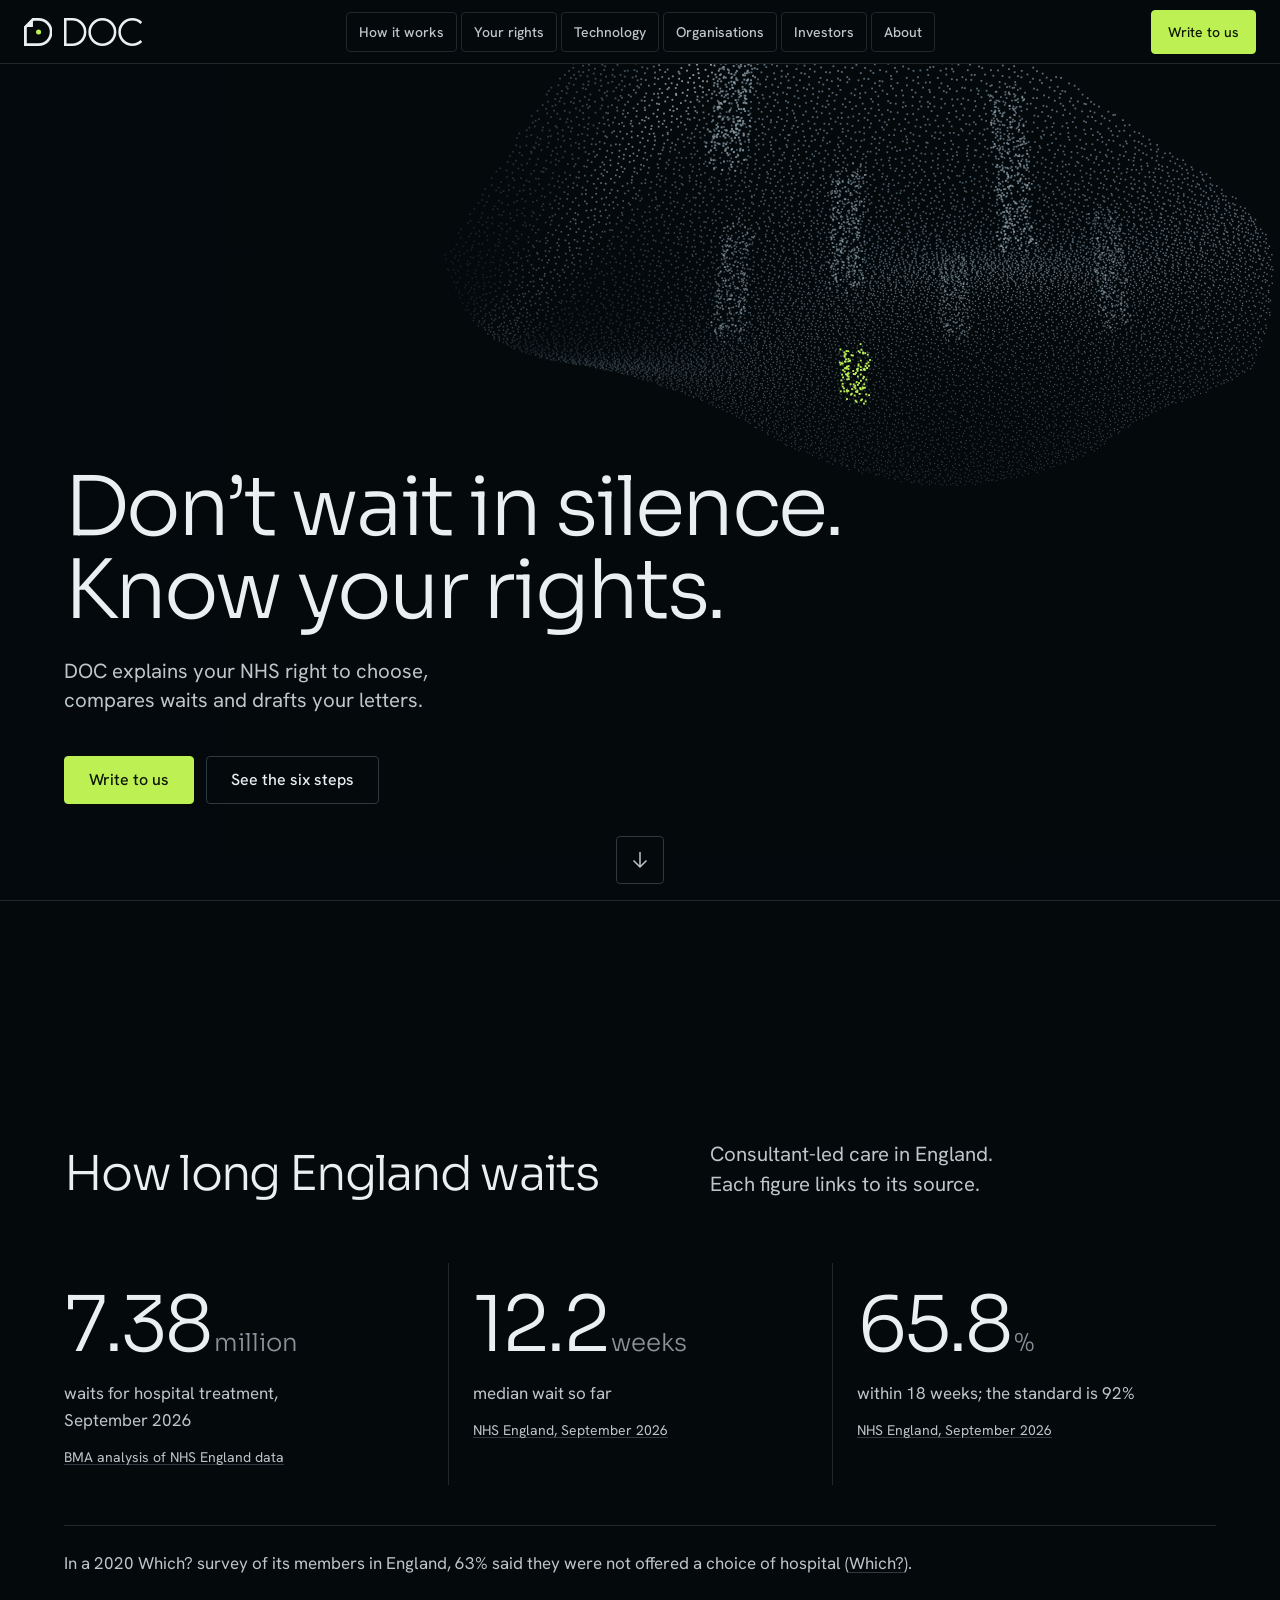
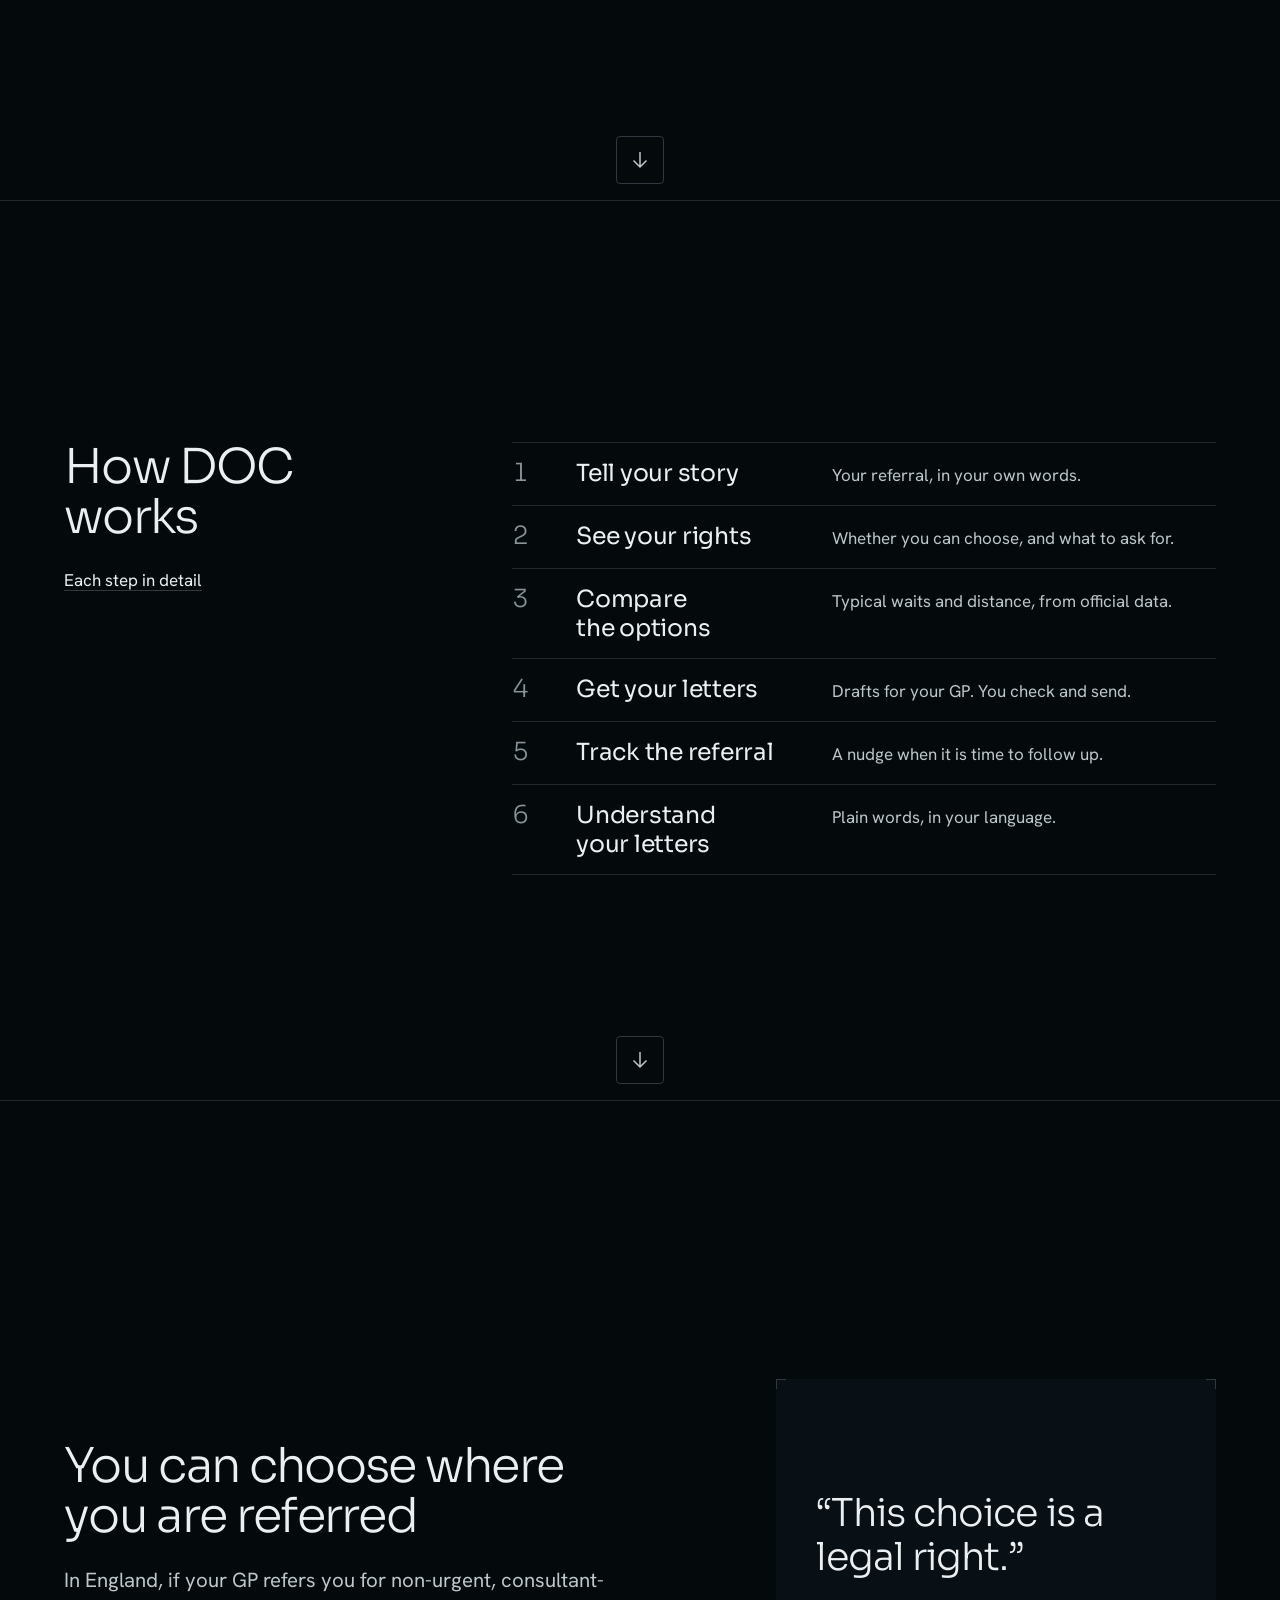
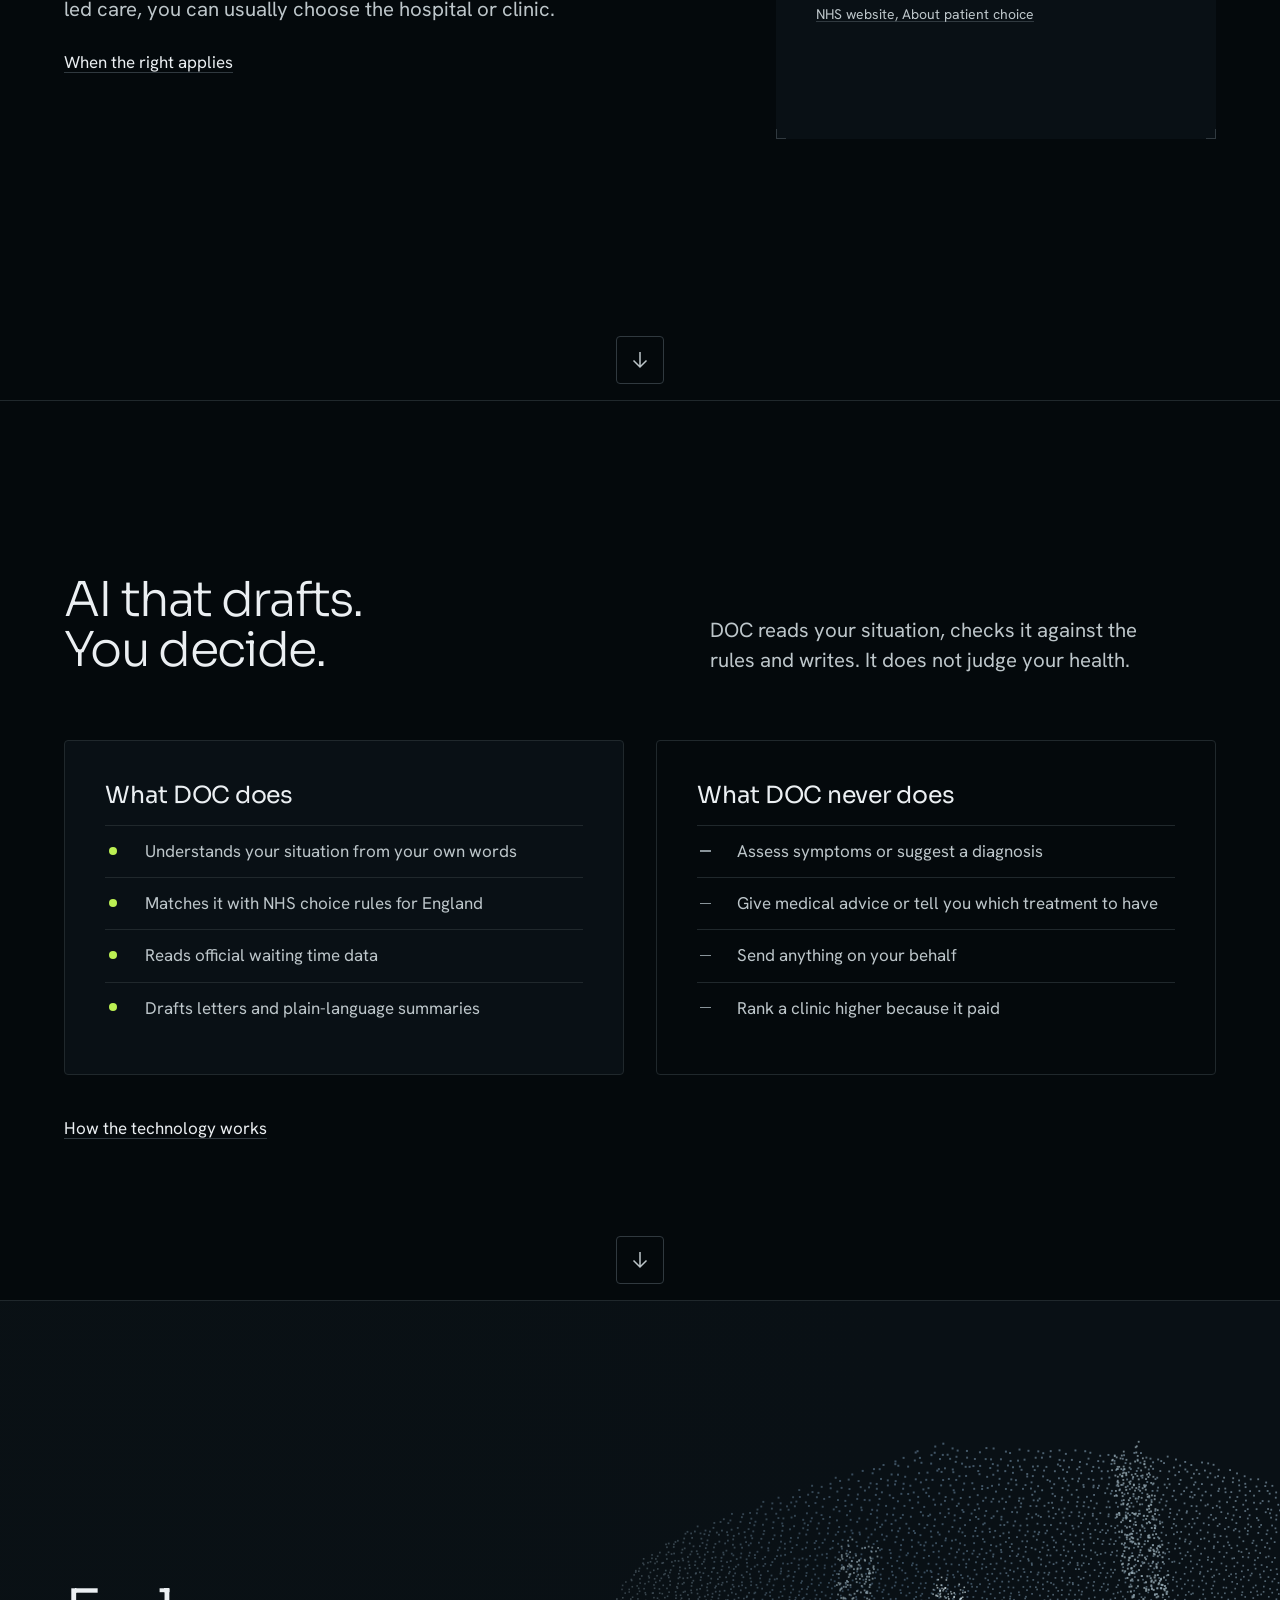
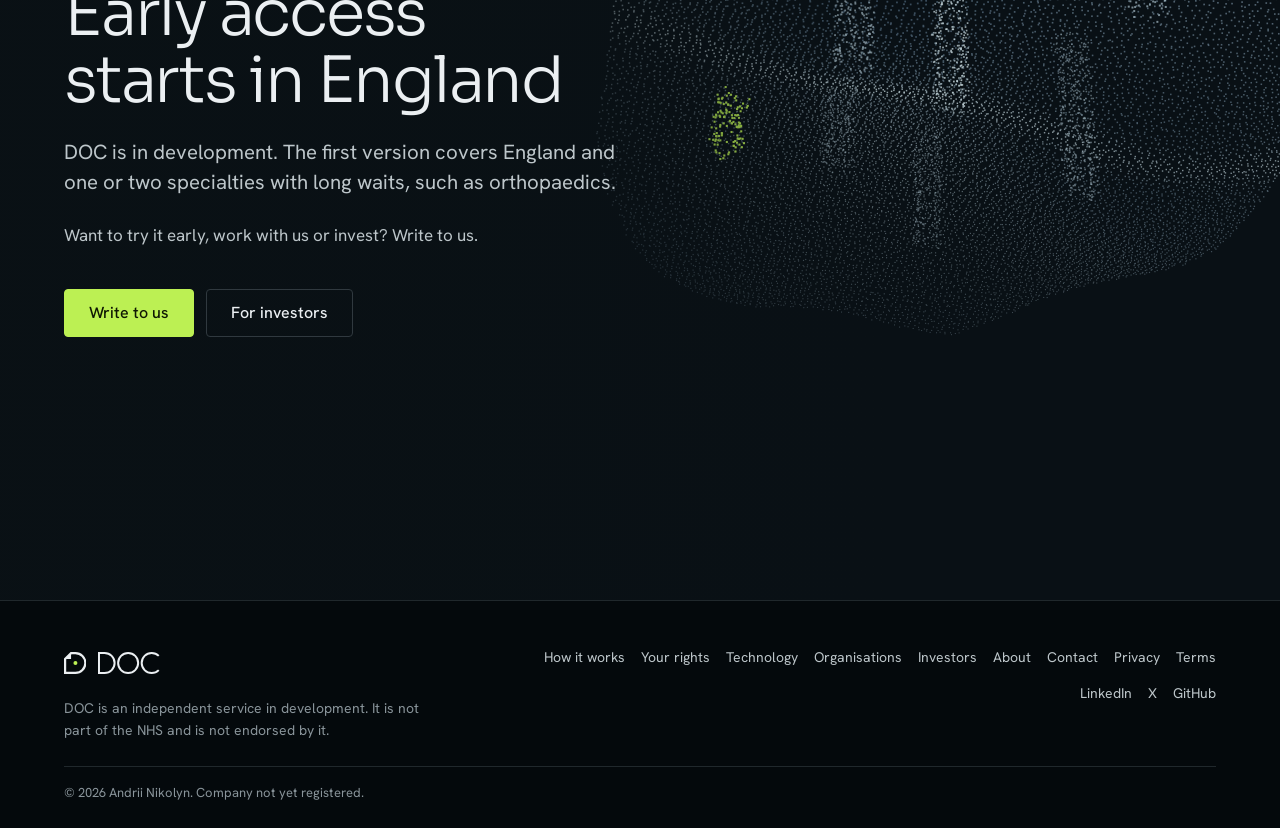
<file: index.html>
<!doctype html>
<html lang="en-GB">
<head>
<meta charset="utf-8">
<meta name="viewport" content="width=device-width, initial-scale=1">
<title>DOC: your NHS right to choose, explained by AI</title>
<meta name="description" content="DOC is an AI helper in development for NHS patients in England. It explains your right to choose, compares waiting times and drafts letters to your GP.">
<link rel="canonical" href="https://doc.uk.com/">
<link rel="alternate" hreflang="en" href="https://doc.uk.com/">
<link rel="alternate" hreflang="x-default" href="https://doc.uk.com/">
<meta name="theme-color" content="#0b1114">
<meta name="color-scheme" content="dark">
<link rel="icon" href="favicon.ico" sizes="32x32">
<link rel="icon" href="favicon.svg" type="image/svg+xml">
<link rel="apple-touch-icon" href="apple-touch-icon.png">
<link rel="manifest" href="site.webmanifest">
<meta property="og:type" content="website">
<meta property="og:site_name" content="DOC">
<meta property="og:locale" content="en_GB">
<meta property="og:title" content="Don’t wait in silence. Know your rights.">
<meta property="og:description" content="DOC is an AI helper in development for NHS patients in England. It explains your right to choose, compares waiting times and drafts letters to your GP.">
<meta property="og:url" content="https://doc.uk.com/">
<meta property="og:image" content="https://doc.uk.com/assets/og/home.png">
<meta property="og:image:width" content="1200">
<meta property="og:image:height" content="630">
<meta property="og:image:alt" content="DOC logo and the words: Don’t wait in silence. Know your rights.">
<meta name="twitter:card" content="summary_large_image">
<link rel="preload" href="assets/fonts/sora-latin-300-normal.woff2" as="font" type="font/woff2" crossorigin>
<link rel="preload" href="assets/fonts/hanken-grotesk-latin-400-normal.woff2" as="font" type="font/woff2" crossorigin>
<link rel="stylesheet" href="assets/css/site.css">
<script src="assets/js/main.js" defer></script>
<script type="application/ld+json">[{"@context":"https://schema.org","@type":"Organization","name":"DOC","url":"https://doc.uk.com/","email":"hello@doc.uk.com","logo":"https://doc.uk.com/assets/brand/icon-512.png","founder":{"@type":"Person","name":"Andrii Nikolyn","email":"anikolyn@doc.uk.com","sameAs":["https://www.linkedin.com/in/anikolyn/"]},"member":[{"@type":"Person","name":"Ivan Abramiv","jobTitle":"Technical / AI Advisor"},{"@type":"Person","name":"Jack Davies","jobTitle":"Clinical Advisor"}],"sameAs":["https://linkedin.com/company/docukcom","https://x.com/docuk_com","https://github.com/docukcom"]},{"@context":"https://schema.org","@type":"WebPage","name":"DOC: your NHS right to choose, explained by AI","url":"https://doc.uk.com/","inLanguage":"en-GB","isPartOf":{"@type":"WebSite","name":"DOC","url":"https://doc.uk.com/"}}]</script>
</head>
<body class="page-home">
<a class="skip" href="#main">Skip to content</a>
<header class="bar">
  <div class="bar__in">
    <a class="brand " href="index.html" aria-label="DOC, home"><svg class="brand__sym " viewBox="0 0 100 100" aria-hidden="true" focusable="false"><path d="M32 5H52A43 43 0 0 1 52 95H5V32Z" fill="none" stroke="currentColor" stroke-width="10"/><path d="M5 32 32 5V32Z" fill="currentColor"/><circle class="brand__dot" cx="52" cy="50" r="9"/></svg><svg class="brand__word" viewBox="0 0 282 100" aria-hidden="true" focusable="false"><g fill="none" stroke="currentColor" stroke-width="9"><path d="M4.5 4.5V95.5H30A45.5 45.5 0 0 0 30 4.5Z"/><circle cx="137" cy="50" r="45.5"/><path d="M276.2 17.8A45.5 45.5 0 1 0 276.2 82.2"/></g></svg></a>
    <nav class="nav" aria-label="Site sections">
      <ul class="nav__list">
        <li><a href="how-it-works/index.html">How it works</a></li>
        <li><a href="your-rights/index.html">Your rights</a></li>
        <li><a href="technology/index.html">Technology</a></li>
        <li><a href="organisations/index.html">Organisations</a></li>
        <li><a href="investors/index.html">Investors</a></li>
        <li><a href="about/index.html">About</a></li>
      </ul>
      <div class="nav__mobile">
        <button class="nav__toggle" type="button" data-dropdown aria-expanded="false" aria-controls="nav-panel"><span>Home</span><svg viewBox="0 0 16 16" width="16" height="16" aria-hidden="true" focusable="false"><path d="M3.5 6 8 10.5 12.5 6" fill="none" stroke="currentColor" stroke-width="1.5"/></svg><span class="visually-hidden">, open the list of site sections</span></button>
        <ul class="menu nav__panel" id="nav-panel" hidden>
          <li><a href="index.html" aria-current="page">Home</a></li>
          <li><a href="how-it-works/index.html">How it works</a></li>
          <li><a href="your-rights/index.html">Your rights</a></li>
          <li><a href="technology/index.html">Technology</a></li>
          <li><a href="organisations/index.html">Organisations</a></li>
          <li><a href="investors/index.html">Investors</a></li>
          <li><a href="about/index.html">About</a></li>
          <li><a href="contact/index.html">Contact</a></li>
        </ul>
      </div>
    </nav>
    <div class="tools">
      <a class="btn btn--sm" href="contact/index.html">Write to us</a>
    </div>
  </div>
</header>
<main id="main">

<section class="hero" id="top" aria-labelledby="hero-title">
  <div class="hero__field" data-loop>
    <canvas class="hero__canvas" data-cloud aria-hidden="true"></canvas>
  </div>
  <div class="container hero__inner">
    <h1 id="hero-title" class="hero__title"><span>Don’t wait in silence.</span> <span>Know your rights.</span></h1>
    <p class="lead hero__lead">DOC explains your NHS right to choose, compares waits and drafts your letters.</p>
    <div class="actions">
      <a class="btn" href="contact/index.html">Write to us</a>
      <a class="btn btn--line" href="how-it-works/index.html">See the six steps</a>
    </div>
  </div>
  <a class="next" href="#numbers" data-next><span class="visually-hidden">Go to the next section</span><svg viewBox="0 0 24 24" width="24" height="24" aria-hidden="true" focusable="false"><path d="M12 4v15M5.5 12.5 12 19l6.5-6.5" fill="none" stroke="currentColor" stroke-width="1.5"/></svg></a>
</section>

<section class="screen" id="numbers" aria-labelledby="numbers-title">
  <div class="container">
    <div class="split-head">
      <h2 id="numbers-title">How long England waits</h2>
      <p class="lead">Consultant-led care in England. Each figure links to its source.</p>
    </div>
    <ul class="figures">
      <li><p class="figures__n num">7.38<span class="u">million</span></p><p class="figures__t">waits for hospital treatment, September 2026</p><p class="cite"><a href="https://www.bma.org.uk/advice-and-support/nhs-delivery-and-workforce/pressures/nhs-backlog-data-analysis" rel="noopener" target="_blank">BMA analysis of NHS England data</a></p></li>
      <li><p class="figures__n num">12.2<span class="u">weeks</span></p><p class="figures__t">median wait so far</p><p class="cite"><a href="https://www.england.nhs.uk/statistics/wp-content/uploads/sites/2/2026/11/Sep26-RTT-SPN-publication-PDF-391K-ojyW5x.pdf" rel="noopener" target="_blank">NHS England, September 2026</a></p></li>
      <li><p class="figures__n num">65.8<span class="u">%</span></p><p class="figures__t">within 18 weeks; the standard is 92%</p><p class="cite"><a href="https://www.england.nhs.uk/statistics/wp-content/uploads/sites/2/2026/11/Sep26-RTT-SPN-publication-PDF-391K-ojyW5x.pdf" rel="noopener" target="_blank">NHS England, September 2026</a></p></li>
    </ul>
    <p class="aside">In a 2020 Which? survey of its members in England, 63% said they were not offered a choice of hospital (<a href="https://www.which.co.uk/news/article/patient-choice-how-to-choose-the-right-hospital-and-consultant-amBVv6l6kdnx" rel="noopener" target="_blank">Which?</a>).</p>
  </div>
  <a class="next" href="#steps" data-next><span class="visually-hidden">Go to the next section</span><svg viewBox="0 0 24 24" width="24" height="24" aria-hidden="true" focusable="false"><path d="M12 4v15M5.5 12.5 12 19l6.5-6.5" fill="none" stroke="currentColor" stroke-width="1.5"/></svg></a>
</section>

<section class="screen screen--rows" id="steps" aria-labelledby="steps-title">
  <div class="container rows-layout">
    <div class="rows-layout__head">
      <h2 id="steps-title">How DOC works</h2>
            <a class="link" href="how-it-works/index.html">Each step in detail</a>
    </div>
    <ol class="steps">
      <li><h3>Tell your story</h3><p>Your referral, in your own words.</p></li>
      <li><h3>See your rights</h3><p>Whether you can choose, and what to ask for.</p></li>
      <li><h3>Compare the options</h3><p>Typical waits and distance, from official data.</p></li>
      <li><h3>Get your letters</h3><p>Drafts for your GP. You check and send.</p></li>
      <li><h3>Track the referral</h3><p>A nudge when it is time to follow up.</p></li>
      <li><h3>Understand your letters</h3><p>Plain words, in your language.</p></li>
    </ol>
  </div>
  <a class="next" href="#choice" data-next><span class="visually-hidden">Go to the next section</span><svg viewBox="0 0 24 24" width="24" height="24" aria-hidden="true" focusable="false"><path d="M12 4v15M5.5 12.5 12 19l6.5-6.5" fill="none" stroke="currentColor" stroke-width="1.5"/></svg></a>
</section>

<section class="screen" id="choice" aria-labelledby="choice-title">
  <div class="container split">
    <div class="split__text">
      <h2 id="choice-title">You can choose where you are referred</h2>
      <p class="lead">In England, if your GP refers you for non-urgent, consultant-led care, you can usually choose the hospital or clinic.</p>
      <a class="link" href="your-rights/index.html">When the right applies</a>
    </div>
    <div class="ticks quote-card">
      <p class="quote-card__text">“This choice is a legal right.”</p>
      <p class="quote-card__by"><a href="https://www.nhs.uk/choices/Pages/Aboutpatientchoice.aspx" rel="noopener" target="_blank">NHS website, About patient choice</a></p>
    </div>
  </div>
  <a class="next" href="#ai" data-next><span class="visually-hidden">Go to the next section</span><svg viewBox="0 0 24 24" width="24" height="24" aria-hidden="true" focusable="false"><path d="M12 4v15M5.5 12.5 12 19l6.5-6.5" fill="none" stroke="currentColor" stroke-width="1.5"/></svg></a>
</section>

<section class="screen" id="ai" aria-labelledby="ai-title">
  <div class="container">
    <div class="split-head">
      <h2 id="ai-title">AI that drafts. You decide.</h2>
      <p class="lead">DOC reads your situation, checks it against the rules and writes. It does not judge your health.</p>
    </div>
    <div class="compare">
      <div class="compare__col">
        <h3>What DOC does</h3>
        <ul class="ticklist">
          <li>Understands your situation from your own words</li>
          <li>Matches it with NHS choice rules for England</li>
          <li>Reads official waiting time data</li>
          <li>Drafts letters and plain-language summaries</li>
        </ul>
      </div>
      <div class="compare__col compare__col--no">
        <h3>What DOC never does</h3>
        <ul class="crosslist">
          <li>Assess symptoms or suggest a diagnosis</li>
          <li>Give medical advice or tell you which treatment to have</li>
          <li>Send anything on your behalf</li>
          <li>Rank a clinic higher because it paid</li>
        </ul>
      </div>
    </div>
    <a class="link" href="technology/index.html">How the technology works</a>
  </div>
  <a class="next" href="#early" data-next><span class="visually-hidden">Go to the next section</span><svg viewBox="0 0 24 24" width="24" height="24" aria-hidden="true" focusable="false"><path d="M12 4v15M5.5 12.5 12 19l6.5-6.5" fill="none" stroke="currentColor" stroke-width="1.5"/></svg></a>
</section>

<section class="screen screen--band" id="early" aria-labelledby="early-title">
  <div class="close-field" aria-hidden="true"><canvas data-cloud-still></canvas></div>
  <div class="container close">
    <h2 id="early-title" class="close__title">Early access starts in England</h2>
    <p class="lead">DOC is in development. The first version covers England and one or two specialties with long waits, such as orthopaedics.</p>
    <p>Want to try it early, work with us or invest? Write to us.</p>
    <div class="actions"><a class="btn" href="contact/index.html">Write to us</a><a class="btn btn--line" href="investors/index.html">For investors</a></div>
  </div>
</section>
</main>
<footer class="foot">
  <div class="container foot__in">
    <div><a class="brand brand--foot" href="index.html" aria-label="DOC, home"><svg class="brand__sym " viewBox="0 0 100 100" aria-hidden="true" focusable="false"><path d="M32 5H52A43 43 0 0 1 52 95H5V32Z" fill="none" stroke="currentColor" stroke-width="10"/><path d="M5 32 32 5V32Z" fill="currentColor"/><circle class="brand__dot" cx="52" cy="50" r="9"/></svg><svg class="brand__word" viewBox="0 0 282 100" aria-hidden="true" focusable="false"><g fill="none" stroke="currentColor" stroke-width="9"><path d="M4.5 4.5V95.5H30A45.5 45.5 0 0 0 30 4.5Z"/><circle cx="137" cy="50" r="45.5"/><path d="M276.2 17.8A45.5 45.5 0 1 0 276.2 82.2"/></g></svg></a><p class="foot__line">DOC is an independent service in development. It is not part of the NHS and is not endorsed by it.</p></div>
    <ul class="foot__links"><li><a href="how-it-works/index.html">How it works</a></li><li><a href="your-rights/index.html">Your rights</a></li><li><a href="technology/index.html">Technology</a></li><li><a href="organisations/index.html">Organisations</a></li><li><a href="investors/index.html">Investors</a></li><li><a href="about/index.html">About</a></li><li><a href="contact/index.html">Contact</a></li><li><a href="privacy/index.html">Privacy</a></li><li><a href="terms/index.html">Terms</a></li><li><a href="https://linkedin.com/company/docukcom" rel="noopener" target="_blank">LinkedIn</a></li><li><a href="https://x.com/docuk_com" rel="noopener" target="_blank">X</a></li><li><a href="https://github.com/docukcom" rel="noopener" target="_blank">GitHub</a></li></ul>
    <p class="foot__owner">© 2026 Andrii Nikolyn. Company not yet registered.</p>
  </div>
</footer>
</body>
</html>
</file>
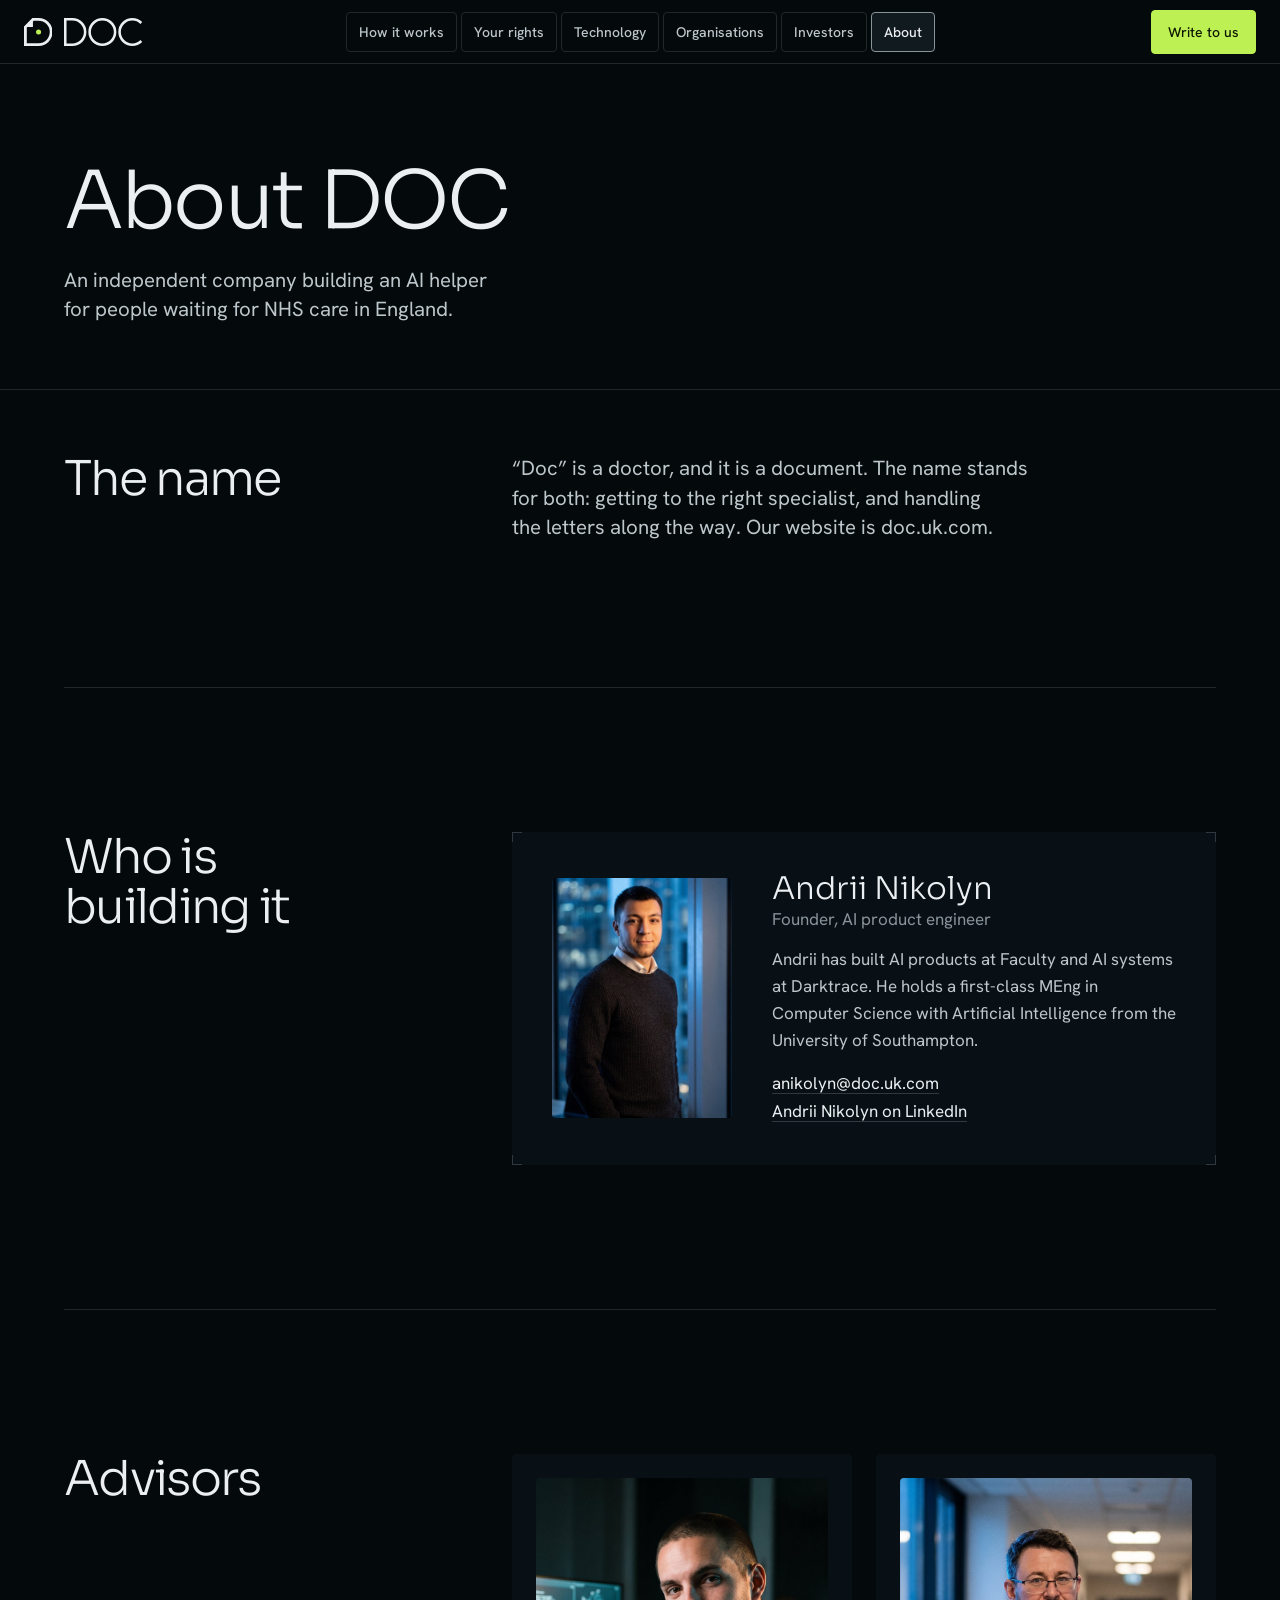
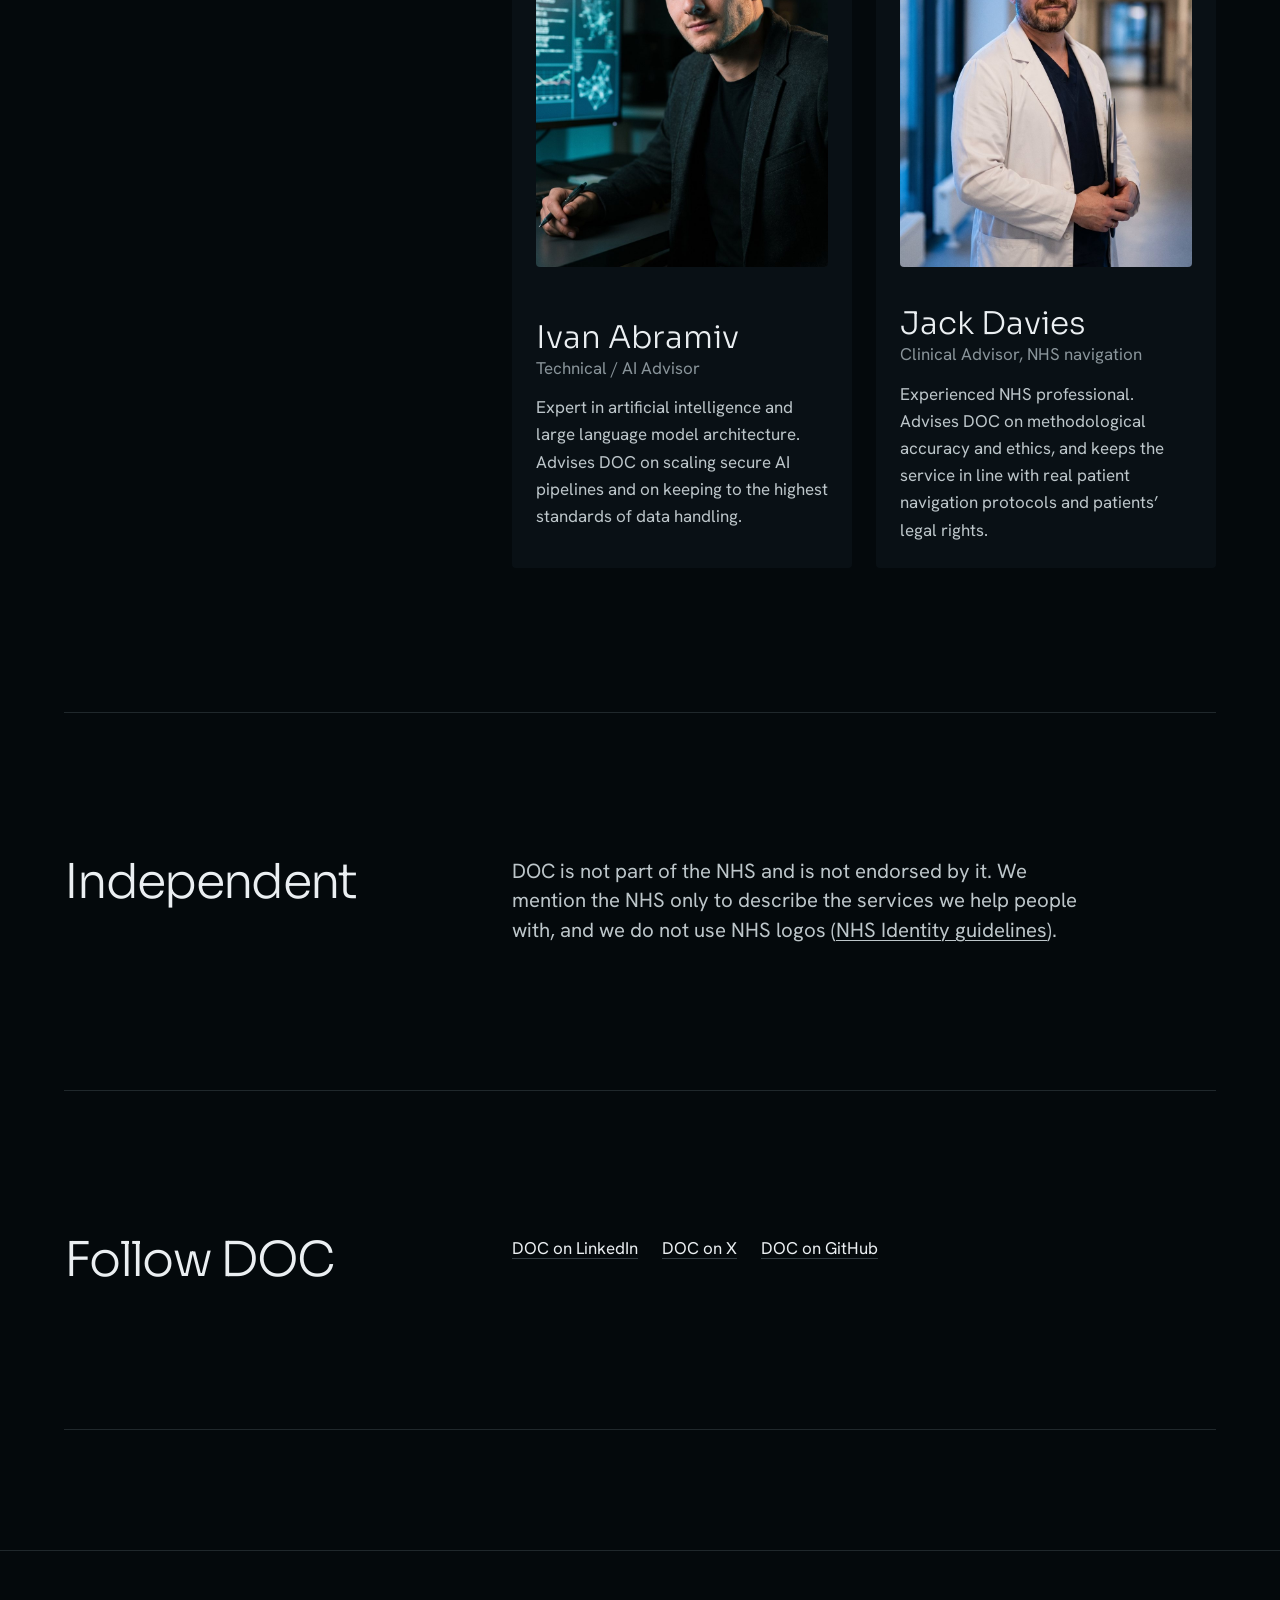
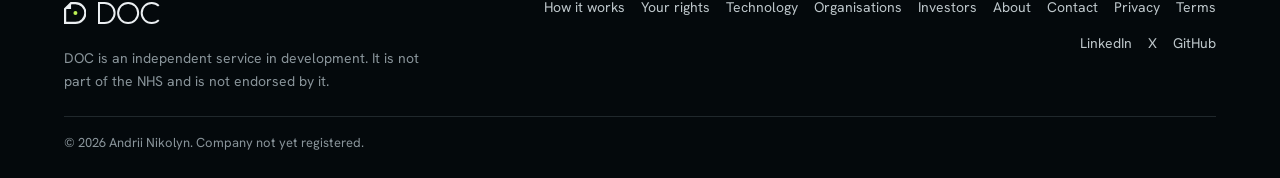
<file: about/index.html>
<!doctype html>
<html lang="en-GB">
<head>
<meta charset="utf-8">
<meta name="viewport" content="width=device-width, initial-scale=1">
<title>About DOC</title>
<meta name="description" content="Why DOC exists, what the name means, and who is building it.">
<link rel="canonical" href="https://doc.uk.com/about/">
<link rel="alternate" hreflang="en" href="https://doc.uk.com/about/">
<link rel="alternate" hreflang="x-default" href="https://doc.uk.com/about/">
<meta name="theme-color" content="#0b1114">
<meta name="color-scheme" content="dark">
<link rel="icon" href="../favicon.ico" sizes="32x32">
<link rel="icon" href="../favicon.svg" type="image/svg+xml">
<link rel="apple-touch-icon" href="../apple-touch-icon.png">
<link rel="manifest" href="../site.webmanifest">
<meta property="og:type" content="website">
<meta property="og:site_name" content="DOC">
<meta property="og:locale" content="en_GB">
<meta property="og:title" content="About DOC">
<meta property="og:description" content="Why DOC exists, what the name means, and who is building it.">
<meta property="og:url" content="https://doc.uk.com/about/">
<meta property="og:image" content="https://doc.uk.com/assets/og/about.png">
<meta property="og:image:width" content="1200">
<meta property="og:image:height" content="630">
<meta property="og:image:alt" content="DOC logo and the words: About DOC">
<meta name="twitter:card" content="summary_large_image">
<link rel="preload" href="../assets/fonts/sora-latin-300-normal.woff2" as="font" type="font/woff2" crossorigin>
<link rel="preload" href="../assets/fonts/hanken-grotesk-latin-400-normal.woff2" as="font" type="font/woff2" crossorigin>
<link rel="stylesheet" href="../assets/css/site.css">
<script src="../assets/js/main.js" defer></script>
<script type="application/ld+json">{"@context":"https://schema.org","@type":"WebPage","name":"About DOC","url":"https://doc.uk.com/about/","inLanguage":"en-GB","isPartOf":{"@type":"WebSite","name":"DOC","url":"https://doc.uk.com/"}}</script>
</head>
<body class="page-about">
<a class="skip" href="#main">Skip to content</a>
<header class="bar">
  <div class="bar__in">
    <a class="brand " href="../index.html" aria-label="DOC, home"><svg class="brand__sym " viewBox="0 0 100 100" aria-hidden="true" focusable="false"><path d="M32 5H52A43 43 0 0 1 52 95H5V32Z" fill="none" stroke="currentColor" stroke-width="10"/><path d="M5 32 32 5V32Z" fill="currentColor"/><circle class="brand__dot" cx="52" cy="50" r="9"/></svg><svg class="brand__word" viewBox="0 0 282 100" aria-hidden="true" focusable="false"><g fill="none" stroke="currentColor" stroke-width="9"><path d="M4.5 4.5V95.5H30A45.5 45.5 0 0 0 30 4.5Z"/><circle cx="137" cy="50" r="45.5"/><path d="M276.2 17.8A45.5 45.5 0 1 0 276.2 82.2"/></g></svg></a>
    <nav class="nav" aria-label="Site sections">
      <ul class="nav__list">
        <li><a href="../how-it-works/index.html">How it works</a></li>
        <li><a href="../your-rights/index.html">Your rights</a></li>
        <li><a href="../technology/index.html">Technology</a></li>
        <li><a href="../organisations/index.html">Organisations</a></li>
        <li><a href="../investors/index.html">Investors</a></li>
        <li><a href="../about/index.html" aria-current="page">About</a></li>
      </ul>
      <div class="nav__mobile">
        <button class="nav__toggle" type="button" data-dropdown aria-expanded="false" aria-controls="nav-panel"><span>About</span><svg viewBox="0 0 16 16" width="16" height="16" aria-hidden="true" focusable="false"><path d="M3.5 6 8 10.5 12.5 6" fill="none" stroke="currentColor" stroke-width="1.5"/></svg><span class="visually-hidden">, open the list of site sections</span></button>
        <ul class="menu nav__panel" id="nav-panel" hidden>
          <li><a href="../index.html">Home</a></li>
          <li><a href="../how-it-works/index.html">How it works</a></li>
          <li><a href="../your-rights/index.html">Your rights</a></li>
          <li><a href="../technology/index.html">Technology</a></li>
          <li><a href="../organisations/index.html">Organisations</a></li>
          <li><a href="../investors/index.html">Investors</a></li>
          <li><a href="../about/index.html" aria-current="page">About</a></li>
          <li><a href="../contact/index.html">Contact</a></li>
        </ul>
      </div>
    </nav>
    <div class="tools">
      <a class="btn btn--sm" href="../contact/index.html">Write to us</a>
    </div>
  </div>
</header>
<main id="main">

<header class="pagehead"><div class="container"><h1>About DOC</h1><p class="lead">An independent company building an AI helper for people waiting for NHS care in England.</p></div></header>
<div class="container doc">
  <section class="aboutgrid" aria-labelledby="a1">
    <h2 id="a1">The name</h2>
    <p class="lead">“Doc” is a doctor, and it is a document. The name stands for both: getting to the right specialist, and handling the letters along the way. Our website is doc.uk.com.</p>
  </section>
  <section class="aboutgrid" aria-labelledby="a2">
    <h2 id="a2">Who is building it</h2>
    <div class="person ticks" data-founder>
      <img src="../assets/img/founder.jpg" width="900" height="1200" alt="Portrait of Andrii Nikolyn, founder of DOC" loading="lazy">
      <div class="person__text">
        <p class="person__name">Andrii Nikolyn</p>
        <p class="person__role">Founder, AI product engineer</p>
        <p class="person__bio">Andrii has built AI products at Faculty and AI systems at Darktrace. He holds a first-class MEng in Computer Science with Artificial Intelligence from the University of Southampton.</p>
        <p><a class="link" href="mailto:anikolyn@doc.uk.com">anikolyn@doc.uk.com</a></p>
        <p><a class="link" href="https://www.linkedin.com/in/anikolyn/" rel="noopener" target="_blank">Andrii Nikolyn on LinkedIn</a></p>
      </div>
    </div>
  </section>
  <section class="aboutgrid" aria-labelledby="a2b">
    <h2 id="a2b">Advisors</h2>
    <div class="advisors">
      <div class="person person--advisor">
        <img src="../assets/img/ivan-abramiv.jpg" width="900" height="1200" alt="Portrait of Ivan Abramiv, Technical and AI Advisor at DOC" loading="lazy">
        <div class="person__text">
          <p class="person__name">Ivan Abramiv</p>
          <p class="person__role">Technical / AI Advisor</p>
          <p class="person__bio">Expert in artificial intelligence and large language model architecture. Advises DOC on scaling secure AI pipelines and on keeping to the highest standards of data handling.</p>
        </div>
      </div>
      <div class="person person--advisor">
        <img src="../assets/img/jack-davies.jpg" width="900" height="1200" alt="Portrait of Jack Davies, Clinical Advisor at DOC" loading="lazy">
        <div class="person__text">
          <p class="person__name">Jack Davies</p>
          <p class="person__role">Clinical Advisor, NHS navigation</p>
          <p class="person__bio">Experienced NHS professional. Advises DOC on methodological accuracy and ethics, and keeps the service in line with real patient navigation protocols and patients’ legal rights.</p>
        </div>
      </div>
    </div>
  </section>
  <section class="aboutgrid" aria-labelledby="a3">
    <h2 id="a3">Independent</h2>
    <p class="lead">DOC is not part of the NHS and is not endorsed by it. We mention the NHS only to describe the services we help people with, and we do not use NHS logos (<a href="https://www.england.nhs.uk/nhsidentity/identity-guidelines/who-cannot-use-the-nhs-identity/" rel="noopener" target="_blank">NHS Identity guidelines</a>).</p>
  </section>
  <section class="aboutgrid" aria-labelledby="a4">
    <h2 id="a4">Follow DOC</h2>
    <ul class="follow">
      <li><a class="link" href="https://linkedin.com/company/docukcom" rel="noopener" target="_blank">DOC on LinkedIn</a></li>
      <li><a class="link" href="https://x.com/docuk_com" rel="noopener" target="_blank">DOC on X</a></li>
      <li><a class="link" href="https://github.com/docukcom" rel="noopener" target="_blank">DOC on GitHub</a></li>
    </ul>
  </section>
</div>
</main>
<footer class="foot">
  <div class="container foot__in">
    <div><a class="brand brand--foot" href="../index.html" aria-label="DOC, home"><svg class="brand__sym " viewBox="0 0 100 100" aria-hidden="true" focusable="false"><path d="M32 5H52A43 43 0 0 1 52 95H5V32Z" fill="none" stroke="currentColor" stroke-width="10"/><path d="M5 32 32 5V32Z" fill="currentColor"/><circle class="brand__dot" cx="52" cy="50" r="9"/></svg><svg class="brand__word" viewBox="0 0 282 100" aria-hidden="true" focusable="false"><g fill="none" stroke="currentColor" stroke-width="9"><path d="M4.5 4.5V95.5H30A45.5 45.5 0 0 0 30 4.5Z"/><circle cx="137" cy="50" r="45.5"/><path d="M276.2 17.8A45.5 45.5 0 1 0 276.2 82.2"/></g></svg></a><p class="foot__line">DOC is an independent service in development. It is not part of the NHS and is not endorsed by it.</p></div>
    <ul class="foot__links"><li><a href="../how-it-works/index.html">How it works</a></li><li><a href="../your-rights/index.html">Your rights</a></li><li><a href="../technology/index.html">Technology</a></li><li><a href="../organisations/index.html">Organisations</a></li><li><a href="../investors/index.html">Investors</a></li><li><a href="../about/index.html">About</a></li><li><a href="../contact/index.html">Contact</a></li><li><a href="../privacy/index.html">Privacy</a></li><li><a href="../terms/index.html">Terms</a></li><li><a href="https://linkedin.com/company/docukcom" rel="noopener" target="_blank">LinkedIn</a></li><li><a href="https://x.com/docuk_com" rel="noopener" target="_blank">X</a></li><li><a href="https://github.com/docukcom" rel="noopener" target="_blank">GitHub</a></li></ul>
    <p class="foot__owner">© 2026 Andrii Nikolyn. Company not yet registered.</p>
  </div>
</footer>
</body>
</html>
</file>
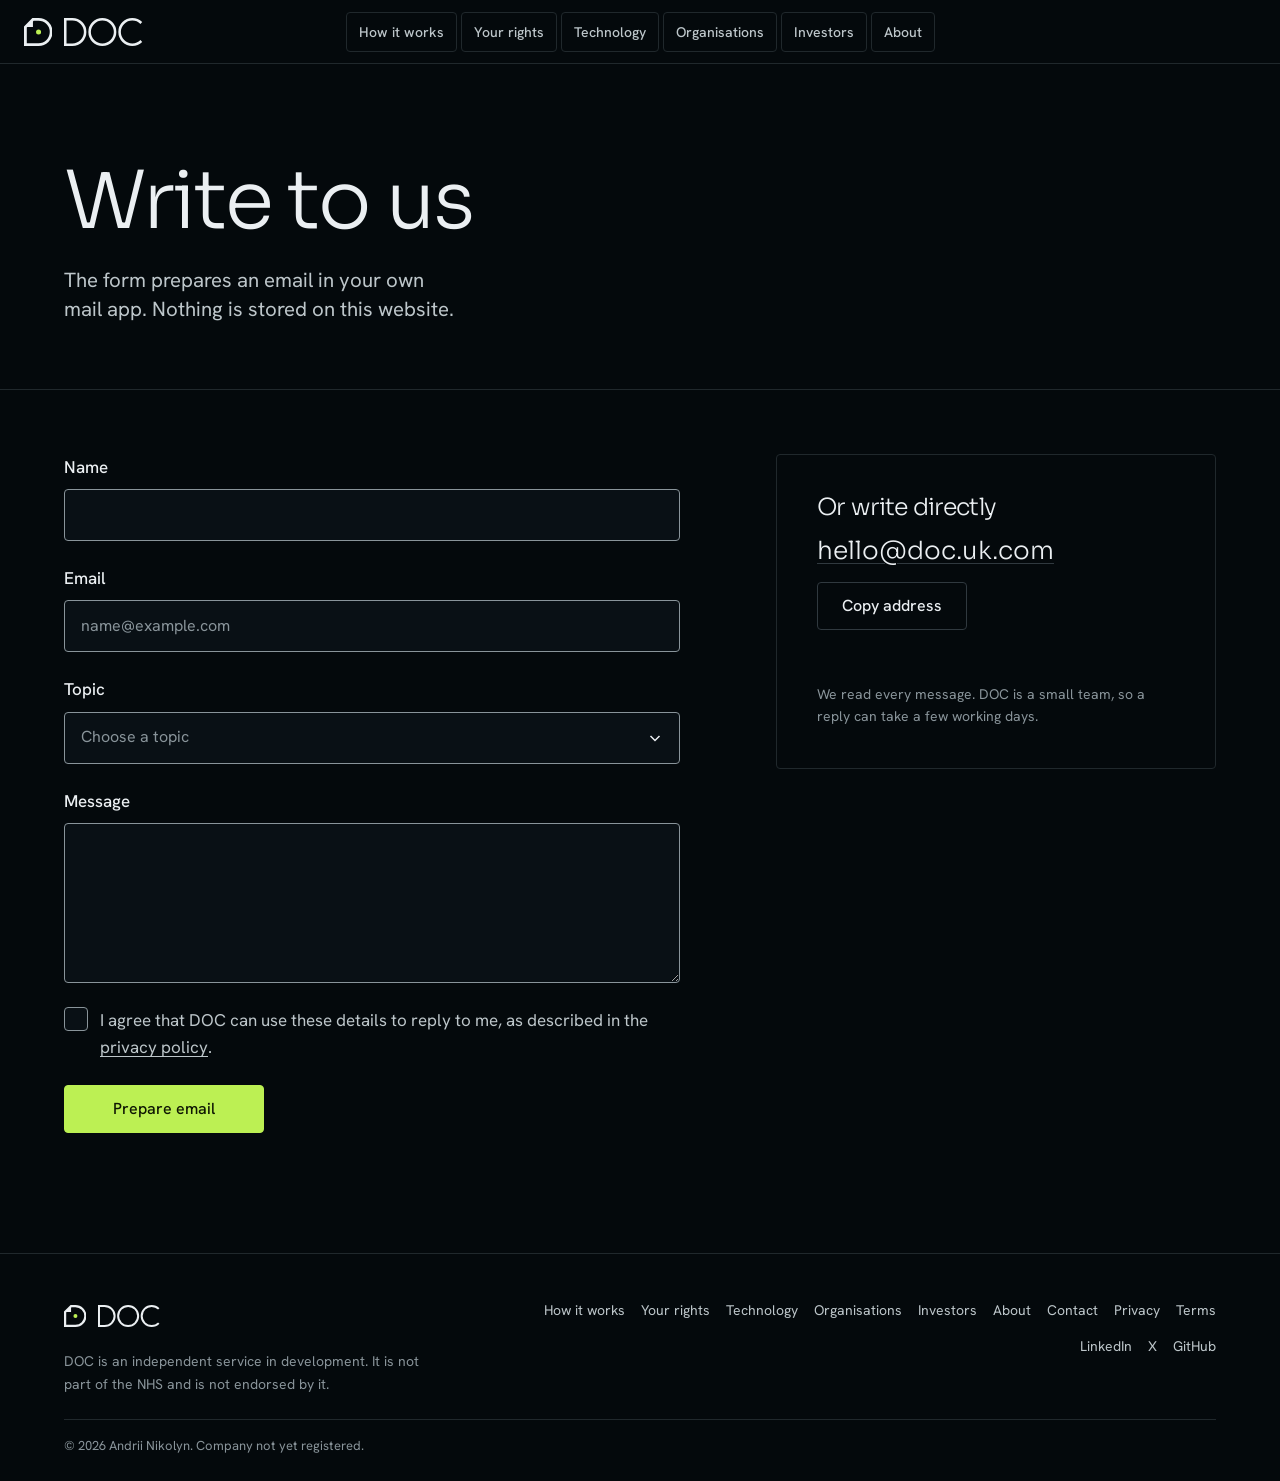
<file: contact/index.html>
<!doctype html>
<html lang="en-GB">
<head>
<meta charset="utf-8">
<meta name="viewport" content="width=device-width, initial-scale=1">
<title>Contact DOC</title>
<meta name="description" content="Write to DOC about early access, partnership, investment, clinic system integration, media or support.">
<link rel="canonical" href="https://doc.uk.com/contact/">
<link rel="alternate" hreflang="en" href="https://doc.uk.com/contact/">
<link rel="alternate" hreflang="x-default" href="https://doc.uk.com/contact/">
<meta name="theme-color" content="#0b1114">
<meta name="color-scheme" content="dark">
<link rel="icon" href="../favicon.ico" sizes="32x32">
<link rel="icon" href="../favicon.svg" type="image/svg+xml">
<link rel="apple-touch-icon" href="../apple-touch-icon.png">
<link rel="manifest" href="../site.webmanifest">
<meta property="og:type" content="website">
<meta property="og:site_name" content="DOC">
<meta property="og:locale" content="en_GB">
<meta property="og:title" content="Write to us">
<meta property="og:description" content="Write to DOC about early access, partnership, investment, clinic system integration, media or support.">
<meta property="og:url" content="https://doc.uk.com/contact/">
<meta property="og:image" content="https://doc.uk.com/assets/og/contact.png">
<meta property="og:image:width" content="1200">
<meta property="og:image:height" content="630">
<meta property="og:image:alt" content="DOC logo and the words: Write to us">
<meta name="twitter:card" content="summary_large_image">
<link rel="preload" href="../assets/fonts/sora-latin-300-normal.woff2" as="font" type="font/woff2" crossorigin>
<link rel="preload" href="../assets/fonts/hanken-grotesk-latin-400-normal.woff2" as="font" type="font/woff2" crossorigin>
<link rel="stylesheet" href="../assets/css/site.css">
<script src="../assets/js/main.js" defer></script>
<script type="application/ld+json">{"@context":"https://schema.org","@type":"WebPage","name":"Contact DOC","url":"https://doc.uk.com/contact/","inLanguage":"en-GB","isPartOf":{"@type":"WebSite","name":"DOC","url":"https://doc.uk.com/"}}</script>
</head>
<body class="page-contact">
<a class="skip" href="#main">Skip to content</a>
<header class="bar">
  <div class="bar__in">
    <a class="brand " href="../index.html" aria-label="DOC, home"><svg class="brand__sym " viewBox="0 0 100 100" aria-hidden="true" focusable="false"><path d="M32 5H52A43 43 0 0 1 52 95H5V32Z" fill="none" stroke="currentColor" stroke-width="10"/><path d="M5 32 32 5V32Z" fill="currentColor"/><circle class="brand__dot" cx="52" cy="50" r="9"/></svg><svg class="brand__word" viewBox="0 0 282 100" aria-hidden="true" focusable="false"><g fill="none" stroke="currentColor" stroke-width="9"><path d="M4.5 4.5V95.5H30A45.5 45.5 0 0 0 30 4.5Z"/><circle cx="137" cy="50" r="45.5"/><path d="M276.2 17.8A45.5 45.5 0 1 0 276.2 82.2"/></g></svg></a>
    <nav class="nav" aria-label="Site sections">
      <ul class="nav__list">
        <li><a href="../how-it-works/index.html">How it works</a></li>
        <li><a href="../your-rights/index.html">Your rights</a></li>
        <li><a href="../technology/index.html">Technology</a></li>
        <li><a href="../organisations/index.html">Organisations</a></li>
        <li><a href="../investors/index.html">Investors</a></li>
        <li><a href="../about/index.html">About</a></li>
      </ul>
      <div class="nav__mobile">
        <button class="nav__toggle" type="button" data-dropdown aria-expanded="false" aria-controls="nav-panel"><span>Contact</span><svg viewBox="0 0 16 16" width="16" height="16" aria-hidden="true" focusable="false"><path d="M3.5 6 8 10.5 12.5 6" fill="none" stroke="currentColor" stroke-width="1.5"/></svg><span class="visually-hidden">, open the list of site sections</span></button>
        <ul class="menu nav__panel" id="nav-panel" hidden>
          <li><a href="../index.html">Home</a></li>
          <li><a href="../how-it-works/index.html">How it works</a></li>
          <li><a href="../your-rights/index.html">Your rights</a></li>
          <li><a href="../technology/index.html">Technology</a></li>
          <li><a href="../organisations/index.html">Organisations</a></li>
          <li><a href="../investors/index.html">Investors</a></li>
          <li><a href="../about/index.html">About</a></li>
          <li><a href="../contact/index.html" aria-current="page">Contact</a></li>
        </ul>
      </div>
    </nav>
    <div class="tools">
      
    </div>
  </div>
</header>
<main id="main">

<header class="pagehead"><div class="container"><h1>Write to us</h1><p class="lead">The form prepares an email in your own mail app. Nothing is stored on this website.</p></div></header>
<div class="container contact">
  <form class="form" id="contact-form" novalidate data-mailto="hello@doc.uk.com">
    <div class="field">
      <label for="f-name">Name</label>
      <input id="f-name" name="name" type="text" autocomplete="name" required aria-describedby="e-name">
      <p class="field__error" id="e-name" data-error></p>
    </div>
    <div class="field">
      <label for="f-email">Email</label>
      <input id="f-email" name="email" type="email" autocomplete="email" required aria-describedby="e-email" placeholder="name@example.com">
      <p class="field__error" id="e-email" data-error></p>
    </div>
    <div class="field">
      <span class="field__label" id="l-topic">Topic</span>
      <div class="select" data-select>
        <button class="select__button" type="button" id="f-topic" aria-haspopup="listbox" aria-expanded="false" aria-labelledby="l-topic f-topic" aria-describedby="e-topic"><span data-select-value>Choose a topic</span><svg viewBox="0 0 16 16" width="16" height="16" aria-hidden="true" focusable="false"><path d="M3.5 6 8 10.5 12.5 6" fill="none" stroke="currentColor" stroke-width="1.5"/></svg></button>
        <ul class="select__list" role="listbox" aria-labelledby="l-topic" tabindex="-1" hidden>
          <li role="option" id="topic-0" aria-selected="false" data-value="Partnership">Partnership</li><li role="option" id="topic-1" aria-selected="false" data-value="Investment">Investment</li><li role="option" id="topic-2" aria-selected="false" data-value="Clinic system integration">Clinic system integration</li><li role="option" id="topic-3" aria-selected="false" data-value="Product demo">Product demo</li><li role="option" id="topic-4" aria-selected="false" data-value="Technical support">Technical support</li><li role="option" id="topic-5" aria-selected="false" data-value="Media and press">Media and press</li><li role="option" id="topic-6" aria-selected="false" data-value="Other">Other</li>
        </ul>
        <input type="hidden" name="topic" required>
      </div>
      <p class="field__error" id="e-topic" data-error></p>
    </div>
    <div class="field">
      <label for="f-message">Message</label>
      <textarea id="f-message" name="message" rows="6" required aria-describedby="e-message"></textarea>
      <p class="field__error" id="e-message" data-error></p>
    </div>
    <div class="field field--check">
      <input id="f-consent" name="consent" type="checkbox" required aria-describedby="e-consent">
      <label for="f-consent">I agree that DOC can use these details to reply to me, as described in the <a class="nowrap" href="../privacy/index.html">privacy policy</a>.</label>
      <p class="field__error" id="e-consent" data-error></p>
    </div>
    <button class="btn" type="submit">Prepare email</button>
  </form>

  <aside class="contact__side">
    <div class="handoff ticks" id="handoff" hidden tabindex="-1" aria-labelledby="handoff-title">
      <h2 id="handoff-title" class="handoff__title">Your email is ready</h2>
      <p>Open it in your mail app and press send there. If no app opens, copy the text and send it to the address below.</p>
      <pre class="handoff__text" data-handoff-text></pre>
      <div class="actions">
        <a class="btn" href="#" data-open-mail>Open mail</a>
        <button class="btn btn--line" type="button" data-copy-text>Copy text</button>
      </div>
      <p class="handoff__status" role="status" data-copy-status></p>
    </div>
    <div class="direct" id="direct">
      <h2 class="direct__title">Or write directly</h2>
      <p class="direct__mail"><a href="mailto:hello@doc.uk.com">hello@doc.uk.com</a></p>
      <button class="btn btn--line" type="button" data-copy-email="hello@doc.uk.com">Copy address</button>
      <p class="handoff__status" role="status" data-copy-email-status></p>
      <p class="muted">We read every message. DOC is a small team, so a reply can take a few working days.</p>
    </div>
  </aside>
</div>
</main>
<footer class="foot">
  <div class="container foot__in">
    <div><a class="brand brand--foot" href="../index.html" aria-label="DOC, home"><svg class="brand__sym " viewBox="0 0 100 100" aria-hidden="true" focusable="false"><path d="M32 5H52A43 43 0 0 1 52 95H5V32Z" fill="none" stroke="currentColor" stroke-width="10"/><path d="M5 32 32 5V32Z" fill="currentColor"/><circle class="brand__dot" cx="52" cy="50" r="9"/></svg><svg class="brand__word" viewBox="0 0 282 100" aria-hidden="true" focusable="false"><g fill="none" stroke="currentColor" stroke-width="9"><path d="M4.5 4.5V95.5H30A45.5 45.5 0 0 0 30 4.5Z"/><circle cx="137" cy="50" r="45.5"/><path d="M276.2 17.8A45.5 45.5 0 1 0 276.2 82.2"/></g></svg></a><p class="foot__line">DOC is an independent service in development. It is not part of the NHS and is not endorsed by it.</p></div>
    <ul class="foot__links"><li><a href="../how-it-works/index.html">How it works</a></li><li><a href="../your-rights/index.html">Your rights</a></li><li><a href="../technology/index.html">Technology</a></li><li><a href="../organisations/index.html">Organisations</a></li><li><a href="../investors/index.html">Investors</a></li><li><a href="../about/index.html">About</a></li><li><a href="../contact/index.html">Contact</a></li><li><a href="../privacy/index.html">Privacy</a></li><li><a href="../terms/index.html">Terms</a></li><li><a href="https://linkedin.com/company/docukcom" rel="noopener" target="_blank">LinkedIn</a></li><li><a href="https://x.com/docuk_com" rel="noopener" target="_blank">X</a></li><li><a href="https://github.com/docukcom" rel="noopener" target="_blank">GitHub</a></li></ul>
    <p class="foot__owner">© 2026 Andrii Nikolyn. Company not yet registered.</p>
  </div>
</footer>
</body>
</html>
</file>
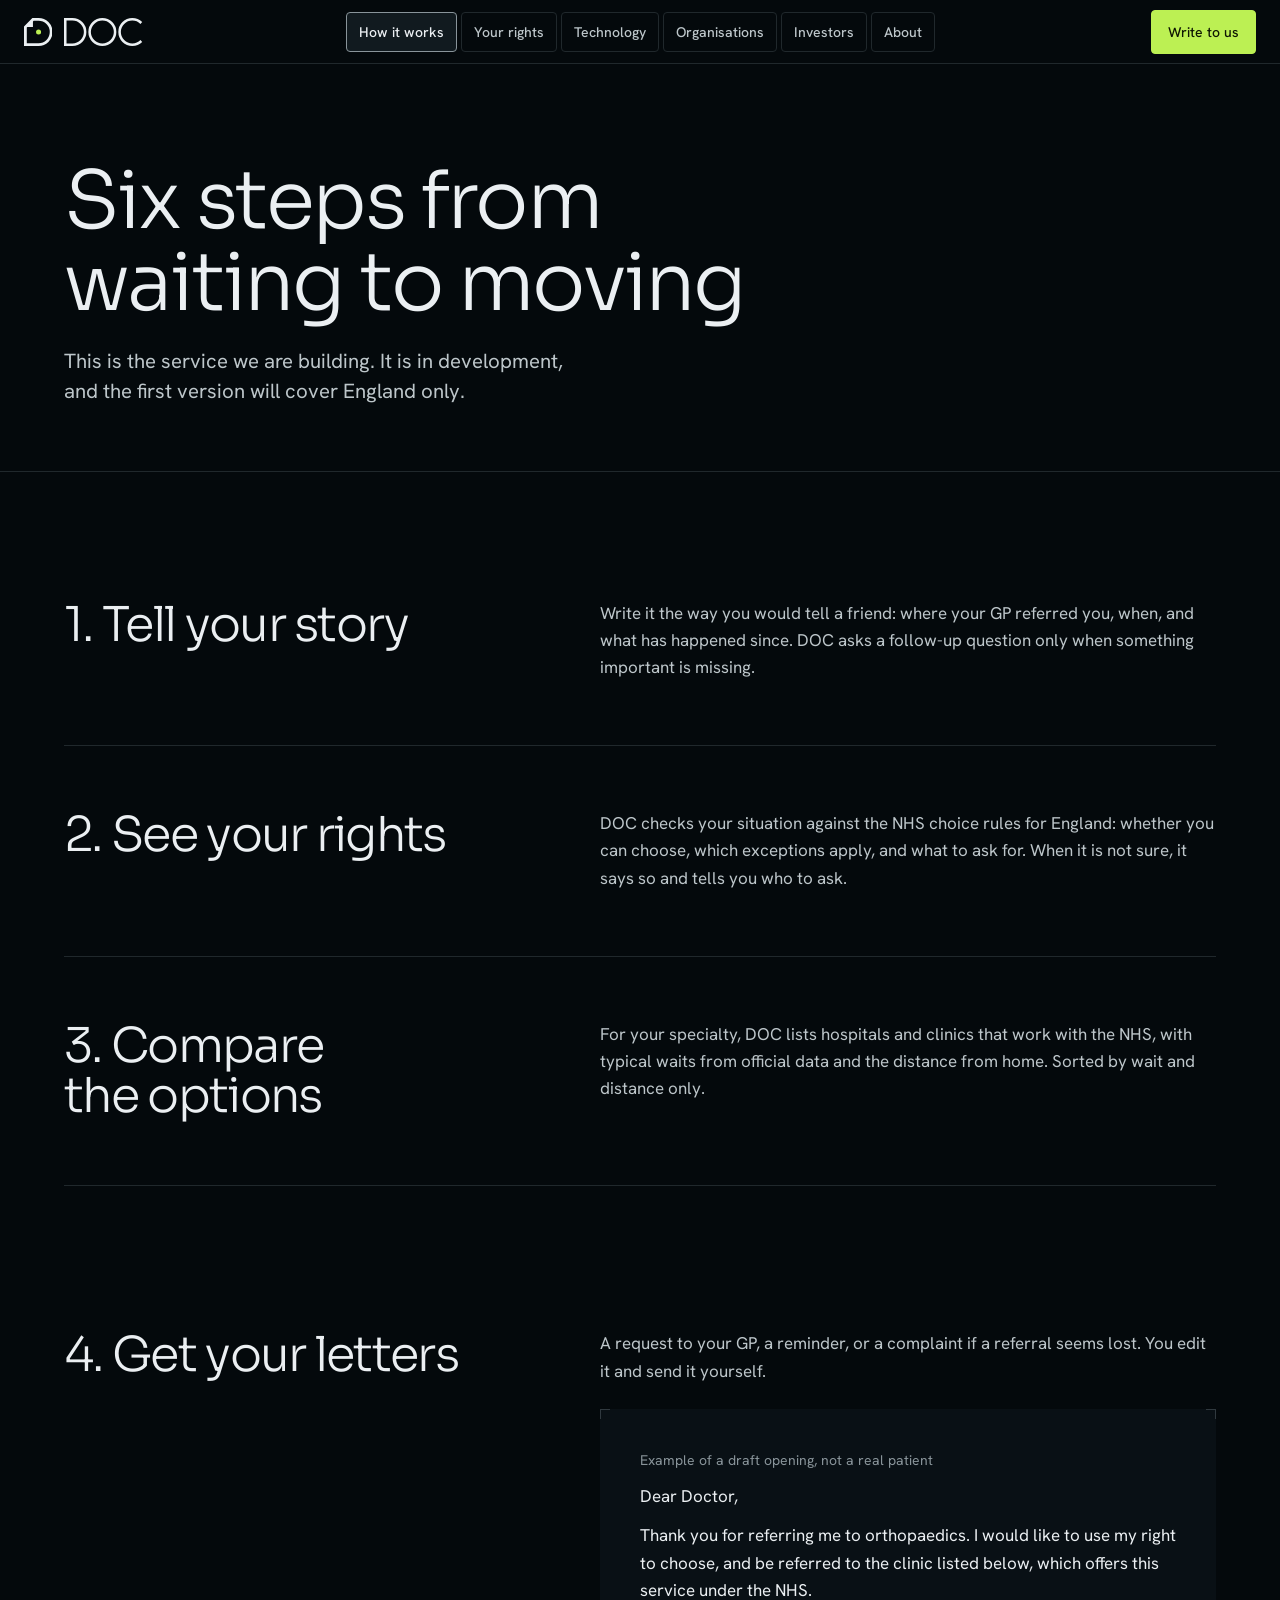
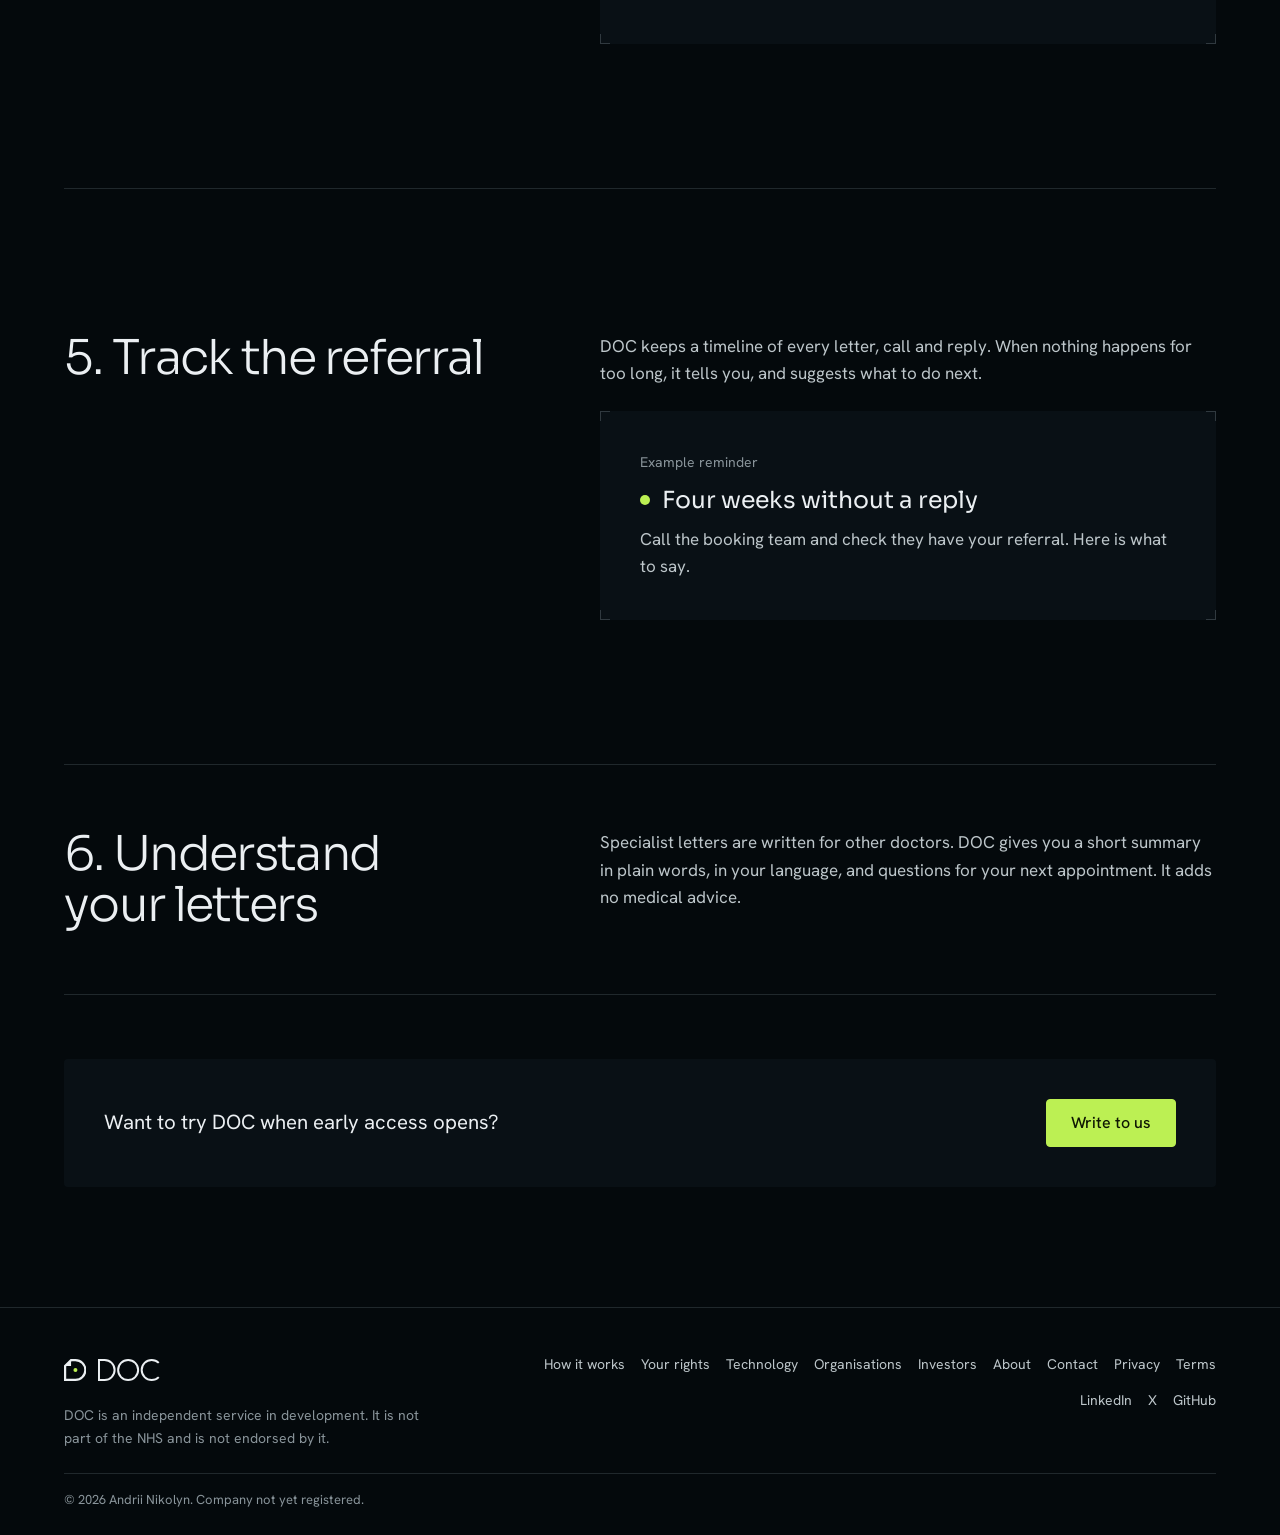
<file: how-it-works/index.html>
<!doctype html>
<html lang="en-GB">
<head>
<meta charset="utf-8">
<meta name="viewport" content="width=device-width, initial-scale=1">
<title>How DOC works: six steps from waiting to moving</title>
<meta name="description" content="How DOC will help NHS patients in England: tell your story, see your rights, compare waits, get letters, track your referral, understand letters.">
<link rel="canonical" href="https://doc.uk.com/how-it-works/">
<link rel="alternate" hreflang="en" href="https://doc.uk.com/how-it-works/">
<link rel="alternate" hreflang="x-default" href="https://doc.uk.com/how-it-works/">
<meta name="theme-color" content="#0b1114">
<meta name="color-scheme" content="dark">
<link rel="icon" href="../favicon.ico" sizes="32x32">
<link rel="icon" href="../favicon.svg" type="image/svg+xml">
<link rel="apple-touch-icon" href="../apple-touch-icon.png">
<link rel="manifest" href="../site.webmanifest">
<meta property="og:type" content="website">
<meta property="og:site_name" content="DOC">
<meta property="og:locale" content="en_GB">
<meta property="og:title" content="Six steps from waiting to moving">
<meta property="og:description" content="How DOC will help NHS patients in England: tell your story, see your rights, compare waits, get letters, track your referral, understand letters.">
<meta property="og:url" content="https://doc.uk.com/how-it-works/">
<meta property="og:image" content="https://doc.uk.com/assets/og/how.png">
<meta property="og:image:width" content="1200">
<meta property="og:image:height" content="630">
<meta property="og:image:alt" content="DOC logo and the words: Six steps from waiting to moving">
<meta name="twitter:card" content="summary_large_image">
<link rel="preload" href="../assets/fonts/sora-latin-300-normal.woff2" as="font" type="font/woff2" crossorigin>
<link rel="preload" href="../assets/fonts/hanken-grotesk-latin-400-normal.woff2" as="font" type="font/woff2" crossorigin>
<link rel="stylesheet" href="../assets/css/site.css">
<script src="../assets/js/main.js" defer></script>
<script type="application/ld+json">{"@context":"https://schema.org","@type":"WebPage","name":"How DOC works: six steps from waiting to moving","url":"https://doc.uk.com/how-it-works/","inLanguage":"en-GB","isPartOf":{"@type":"WebSite","name":"DOC","url":"https://doc.uk.com/"}}</script>
</head>
<body class="page-how">
<a class="skip" href="#main">Skip to content</a>
<header class="bar">
  <div class="bar__in">
    <a class="brand " href="../index.html" aria-label="DOC, home"><svg class="brand__sym " viewBox="0 0 100 100" aria-hidden="true" focusable="false"><path d="M32 5H52A43 43 0 0 1 52 95H5V32Z" fill="none" stroke="currentColor" stroke-width="10"/><path d="M5 32 32 5V32Z" fill="currentColor"/><circle class="brand__dot" cx="52" cy="50" r="9"/></svg><svg class="brand__word" viewBox="0 0 282 100" aria-hidden="true" focusable="false"><g fill="none" stroke="currentColor" stroke-width="9"><path d="M4.5 4.5V95.5H30A45.5 45.5 0 0 0 30 4.5Z"/><circle cx="137" cy="50" r="45.5"/><path d="M276.2 17.8A45.5 45.5 0 1 0 276.2 82.2"/></g></svg></a>
    <nav class="nav" aria-label="Site sections">
      <ul class="nav__list">
        <li><a href="../how-it-works/index.html" aria-current="page">How it works</a></li>
        <li><a href="../your-rights/index.html">Your rights</a></li>
        <li><a href="../technology/index.html">Technology</a></li>
        <li><a href="../organisations/index.html">Organisations</a></li>
        <li><a href="../investors/index.html">Investors</a></li>
        <li><a href="../about/index.html">About</a></li>
      </ul>
      <div class="nav__mobile">
        <button class="nav__toggle" type="button" data-dropdown aria-expanded="false" aria-controls="nav-panel"><span>How it works</span><svg viewBox="0 0 16 16" width="16" height="16" aria-hidden="true" focusable="false"><path d="M3.5 6 8 10.5 12.5 6" fill="none" stroke="currentColor" stroke-width="1.5"/></svg><span class="visually-hidden">, open the list of site sections</span></button>
        <ul class="menu nav__panel" id="nav-panel" hidden>
          <li><a href="../index.html">Home</a></li>
          <li><a href="../how-it-works/index.html" aria-current="page">How it works</a></li>
          <li><a href="../your-rights/index.html">Your rights</a></li>
          <li><a href="../technology/index.html">Technology</a></li>
          <li><a href="../organisations/index.html">Organisations</a></li>
          <li><a href="../investors/index.html">Investors</a></li>
          <li><a href="../about/index.html">About</a></li>
          <li><a href="../contact/index.html">Contact</a></li>
        </ul>
      </div>
    </nav>
    <div class="tools">
      <a class="btn btn--sm" href="../contact/index.html">Write to us</a>
    </div>
  </div>
</header>
<main id="main">

<header class="pagehead"><div class="container"><h1>Six steps from waiting to moving</h1><p class="lead">This is the service we are building. It is in development, and the first version will cover England only.</p></div></header>
<div class="container doc">
  <ol class="stages">
    <li id="story">
      <h2>1. Tell your story</h2>
      <div class="stage">
        <p>Write it the way you would tell a friend: where your GP referred you, when, and what has happened since. DOC asks a follow-up question only when something important is missing.</p>
      </div>
    </li>
    <li id="rights">
      <h2>2. See your rights</h2>
      <div class="stage">
        <p>DOC checks your situation against the NHS choice rules for England: whether you can choose, which exceptions apply, and what to ask for. When it is not sure, it says so and tells you who to ask.</p>
      </div>
    </li>
    <li id="compare">
      <h2>3. Compare the options</h2>
      <div class="stage">
        <p>For your specialty, DOC lists hospitals and clinics that work with the NHS, with typical waits from official data and the distance from home. Sorted by wait and distance only.</p>
      </div>
    </li>
    <li id="letters">
      <h2>4. Get your letters</h2>
      <div class="stage">
        <p>A request to your GP, a reminder, or a complaint if a referral seems lost. You edit it and send it yourself.</p>
        <figure class="ticks letter">
          <figcaption>Example of a draft opening, not a real patient</figcaption>
          <p>Dear Doctor,</p>
          <p>Thank you for referring me to orthopaedics. I would like to use my right to choose, and be referred to the clinic listed below, which offers this service under the NHS.</p>
        </figure>
      </div>
    </li>
    <li id="track">
      <h2>5. Track the referral</h2>
      <div class="stage">
        <p>DOC keeps a timeline of every letter, call and reply. When nothing happens for too long, it tells you, and suggests what to do next.</p>
        <figure class="ticks nudge">
          <figcaption>Example reminder</figcaption>
          <p class="nudge__title">Four weeks without a reply</p>
          <p>Call the booking team and check they have your referral. Here is what to say.</p>
        </figure>
      </div>
    </li>
    <li id="understand">
      <h2>6. Understand your letters</h2>
      <div class="stage">
        <p>Specialist letters are written for other doctors. DOC gives you a short summary in plain words, in your language, and questions for your next appointment. It adds no medical advice.</p>
      </div>
    </li>
  </ol>
  <div class="endcta"><p class="lead">Want to try DOC when early access opens?</p><a class="btn" href="../contact/index.html">Write to us</a></div>
</div>
</main>
<footer class="foot">
  <div class="container foot__in">
    <div><a class="brand brand--foot" href="../index.html" aria-label="DOC, home"><svg class="brand__sym " viewBox="0 0 100 100" aria-hidden="true" focusable="false"><path d="M32 5H52A43 43 0 0 1 52 95H5V32Z" fill="none" stroke="currentColor" stroke-width="10"/><path d="M5 32 32 5V32Z" fill="currentColor"/><circle class="brand__dot" cx="52" cy="50" r="9"/></svg><svg class="brand__word" viewBox="0 0 282 100" aria-hidden="true" focusable="false"><g fill="none" stroke="currentColor" stroke-width="9"><path d="M4.5 4.5V95.5H30A45.5 45.5 0 0 0 30 4.5Z"/><circle cx="137" cy="50" r="45.5"/><path d="M276.2 17.8A45.5 45.5 0 1 0 276.2 82.2"/></g></svg></a><p class="foot__line">DOC is an independent service in development. It is not part of the NHS and is not endorsed by it.</p></div>
    <ul class="foot__links"><li><a href="../how-it-works/index.html">How it works</a></li><li><a href="../your-rights/index.html">Your rights</a></li><li><a href="../technology/index.html">Technology</a></li><li><a href="../organisations/index.html">Organisations</a></li><li><a href="../investors/index.html">Investors</a></li><li><a href="../about/index.html">About</a></li><li><a href="../contact/index.html">Contact</a></li><li><a href="../privacy/index.html">Privacy</a></li><li><a href="../terms/index.html">Terms</a></li><li><a href="https://linkedin.com/company/docukcom" rel="noopener" target="_blank">LinkedIn</a></li><li><a href="https://x.com/docuk_com" rel="noopener" target="_blank">X</a></li><li><a href="https://github.com/docukcom" rel="noopener" target="_blank">GitHub</a></li></ul>
    <p class="foot__owner">© 2026 Andrii Nikolyn. Company not yet registered.</p>
  </div>
</footer>
</body>
</html>
</file>
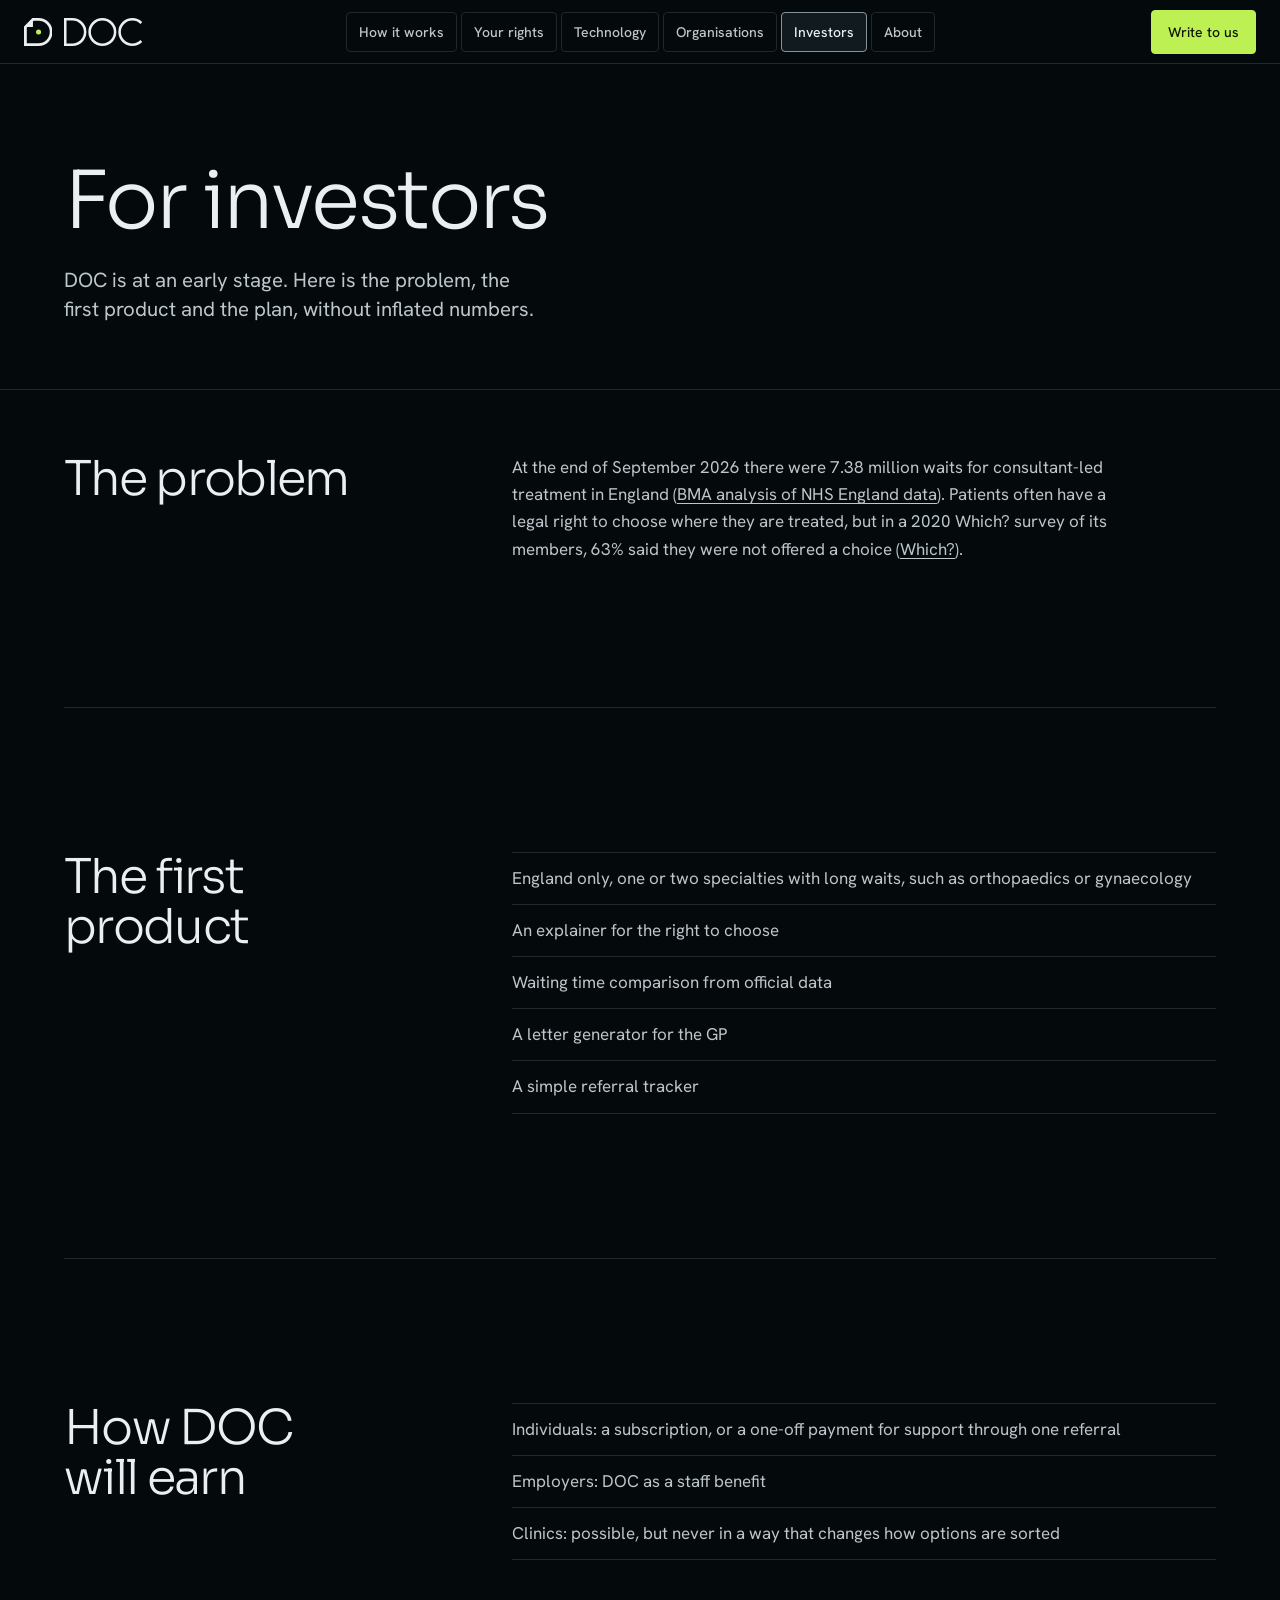
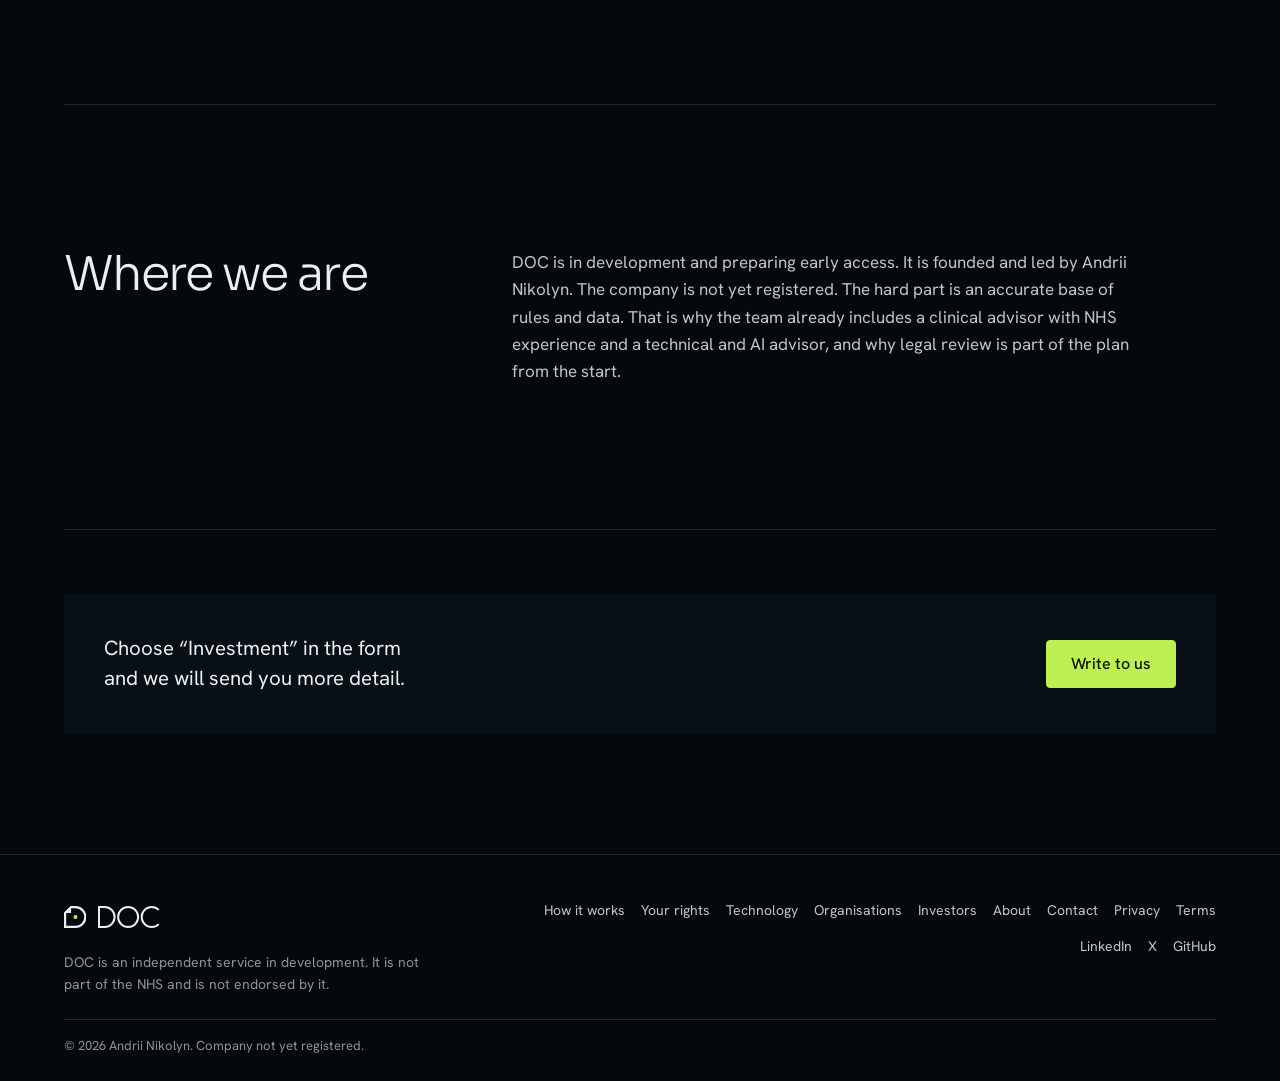
<file: investors/index.html>
<!doctype html>
<html lang="en-GB">
<head>
<meta charset="utf-8">
<meta name="viewport" content="width=device-width, initial-scale=1">
<title>DOC for investors</title>
<meta name="description" content="DOC is an early-stage AI service for NHS patients in England. The problem, what we are building first, how it will earn, and where we are now.">
<link rel="canonical" href="https://doc.uk.com/investors/">
<link rel="alternate" hreflang="en" href="https://doc.uk.com/investors/">
<link rel="alternate" hreflang="x-default" href="https://doc.uk.com/investors/">
<meta name="theme-color" content="#0b1114">
<meta name="color-scheme" content="dark">
<link rel="icon" href="../favicon.ico" sizes="32x32">
<link rel="icon" href="../favicon.svg" type="image/svg+xml">
<link rel="apple-touch-icon" href="../apple-touch-icon.png">
<link rel="manifest" href="../site.webmanifest">
<meta property="og:type" content="website">
<meta property="og:site_name" content="DOC">
<meta property="og:locale" content="en_GB">
<meta property="og:title" content="For investors">
<meta property="og:description" content="DOC is an early-stage AI service for NHS patients in England. The problem, what we are building first, how it will earn, and where we are now.">
<meta property="og:url" content="https://doc.uk.com/investors/">
<meta property="og:image" content="https://doc.uk.com/assets/og/investors.png">
<meta property="og:image:width" content="1200">
<meta property="og:image:height" content="630">
<meta property="og:image:alt" content="DOC logo and the words: For investors">
<meta name="twitter:card" content="summary_large_image">
<link rel="preload" href="../assets/fonts/sora-latin-300-normal.woff2" as="font" type="font/woff2" crossorigin>
<link rel="preload" href="../assets/fonts/hanken-grotesk-latin-400-normal.woff2" as="font" type="font/woff2" crossorigin>
<link rel="stylesheet" href="../assets/css/site.css">
<script src="../assets/js/main.js" defer></script>
<script type="application/ld+json">{"@context":"https://schema.org","@type":"WebPage","name":"DOC for investors","url":"https://doc.uk.com/investors/","inLanguage":"en-GB","isPartOf":{"@type":"WebSite","name":"DOC","url":"https://doc.uk.com/"}}</script>
</head>
<body class="page-investors">
<a class="skip" href="#main">Skip to content</a>
<header class="bar">
  <div class="bar__in">
    <a class="brand " href="../index.html" aria-label="DOC, home"><svg class="brand__sym " viewBox="0 0 100 100" aria-hidden="true" focusable="false"><path d="M32 5H52A43 43 0 0 1 52 95H5V32Z" fill="none" stroke="currentColor" stroke-width="10"/><path d="M5 32 32 5V32Z" fill="currentColor"/><circle class="brand__dot" cx="52" cy="50" r="9"/></svg><svg class="brand__word" viewBox="0 0 282 100" aria-hidden="true" focusable="false"><g fill="none" stroke="currentColor" stroke-width="9"><path d="M4.5 4.5V95.5H30A45.5 45.5 0 0 0 30 4.5Z"/><circle cx="137" cy="50" r="45.5"/><path d="M276.2 17.8A45.5 45.5 0 1 0 276.2 82.2"/></g></svg></a>
    <nav class="nav" aria-label="Site sections">
      <ul class="nav__list">
        <li><a href="../how-it-works/index.html">How it works</a></li>
        <li><a href="../your-rights/index.html">Your rights</a></li>
        <li><a href="../technology/index.html">Technology</a></li>
        <li><a href="../organisations/index.html">Organisations</a></li>
        <li><a href="../investors/index.html" aria-current="page">Investors</a></li>
        <li><a href="../about/index.html">About</a></li>
      </ul>
      <div class="nav__mobile">
        <button class="nav__toggle" type="button" data-dropdown aria-expanded="false" aria-controls="nav-panel"><span>Investors</span><svg viewBox="0 0 16 16" width="16" height="16" aria-hidden="true" focusable="false"><path d="M3.5 6 8 10.5 12.5 6" fill="none" stroke="currentColor" stroke-width="1.5"/></svg><span class="visually-hidden">, open the list of site sections</span></button>
        <ul class="menu nav__panel" id="nav-panel" hidden>
          <li><a href="../index.html">Home</a></li>
          <li><a href="../how-it-works/index.html">How it works</a></li>
          <li><a href="../your-rights/index.html">Your rights</a></li>
          <li><a href="../technology/index.html">Technology</a></li>
          <li><a href="../organisations/index.html">Organisations</a></li>
          <li><a href="../investors/index.html" aria-current="page">Investors</a></li>
          <li><a href="../about/index.html">About</a></li>
          <li><a href="../contact/index.html">Contact</a></li>
        </ul>
      </div>
    </nav>
    <div class="tools">
      <a class="btn btn--sm" href="../contact/index.html">Write to us</a>
    </div>
  </div>
</header>
<main id="main">

<header class="pagehead"><div class="container"><h1>For investors</h1><p class="lead">DOC is at an early stage. Here is the problem, the first product and the plan, without inflated numbers.</p></div></header>
<div class="container doc">
  <section class="invest" aria-labelledby="i1">
    <h2 id="i1">The problem</h2>
    <div>
      <p>At the end of September 2026 there were 7.38 million waits for consultant-led treatment in England (<a href="https://www.bma.org.uk/advice-and-support/nhs-delivery-and-workforce/pressures/nhs-backlog-data-analysis" rel="noopener" target="_blank">BMA analysis of NHS England data</a>). Patients often have a legal right to choose where they are treated, but in a 2020 Which? survey of its members, 63% said they were not offered a choice (<a href="https://www.which.co.uk/news/article/patient-choice-how-to-choose-the-right-hospital-and-consultant-amBVv6l6kdnx" rel="noopener" target="_blank">Which?</a>). </p>
    </div>
  </section>
  <section class="invest" aria-labelledby="i2">
    <h2 id="i2">The first product</h2>
    <ul class="rowlist">
      <li>England only, one or two specialties with long waits, such as orthopaedics or gynaecology</li>
      <li>An explainer for the right to choose</li>
      <li>Waiting time comparison from official data</li>
      <li>A letter generator for the GP</li>
      <li>A simple referral tracker</li>
    </ul>
  </section>
  <section class="invest" aria-labelledby="i3">
    <h2 id="i3">How DOC will earn</h2>
    <ul class="rowlist">
      <li>Individuals: a subscription, or a one-off payment for support through one referral</li>
      <li>Employers: DOC as a staff benefit</li>
      <li>Clinics: possible, but never in a way that changes how options are sorted</li>
    </ul>
  </section>
  <section class="invest" aria-labelledby="i4">
    <h2 id="i4">Where we are</h2>
    <div>
      <p>DOC is in development and preparing early access. It is founded and led by Andrii Nikolyn. The company is not yet registered. The hard part is an accurate base of rules and data. That is why the team already includes a clinical advisor with NHS experience and a technical and AI advisor, and why legal review is part of the plan from the start.</p>
    </div>
  </section>
  <div class="endcta"><p class="lead">Choose “Investment” in the form and we will send you more detail.</p><a class="btn" href="../contact/index.html">Write to us</a></div>
</div>
</main>
<footer class="foot">
  <div class="container foot__in">
    <div><a class="brand brand--foot" href="../index.html" aria-label="DOC, home"><svg class="brand__sym " viewBox="0 0 100 100" aria-hidden="true" focusable="false"><path d="M32 5H52A43 43 0 0 1 52 95H5V32Z" fill="none" stroke="currentColor" stroke-width="10"/><path d="M5 32 32 5V32Z" fill="currentColor"/><circle class="brand__dot" cx="52" cy="50" r="9"/></svg><svg class="brand__word" viewBox="0 0 282 100" aria-hidden="true" focusable="false"><g fill="none" stroke="currentColor" stroke-width="9"><path d="M4.5 4.5V95.5H30A45.5 45.5 0 0 0 30 4.5Z"/><circle cx="137" cy="50" r="45.5"/><path d="M276.2 17.8A45.5 45.5 0 1 0 276.2 82.2"/></g></svg></a><p class="foot__line">DOC is an independent service in development. It is not part of the NHS and is not endorsed by it.</p></div>
    <ul class="foot__links"><li><a href="../how-it-works/index.html">How it works</a></li><li><a href="../your-rights/index.html">Your rights</a></li><li><a href="../technology/index.html">Technology</a></li><li><a href="../organisations/index.html">Organisations</a></li><li><a href="../investors/index.html">Investors</a></li><li><a href="../about/index.html">About</a></li><li><a href="../contact/index.html">Contact</a></li><li><a href="../privacy/index.html">Privacy</a></li><li><a href="../terms/index.html">Terms</a></li><li><a href="https://linkedin.com/company/docukcom" rel="noopener" target="_blank">LinkedIn</a></li><li><a href="https://x.com/docuk_com" rel="noopener" target="_blank">X</a></li><li><a href="https://github.com/docukcom" rel="noopener" target="_blank">GitHub</a></li></ul>
    <p class="foot__owner">© 2026 Andrii Nikolyn. Company not yet registered.</p>
  </div>
</footer>
</body>
</html>
</file>
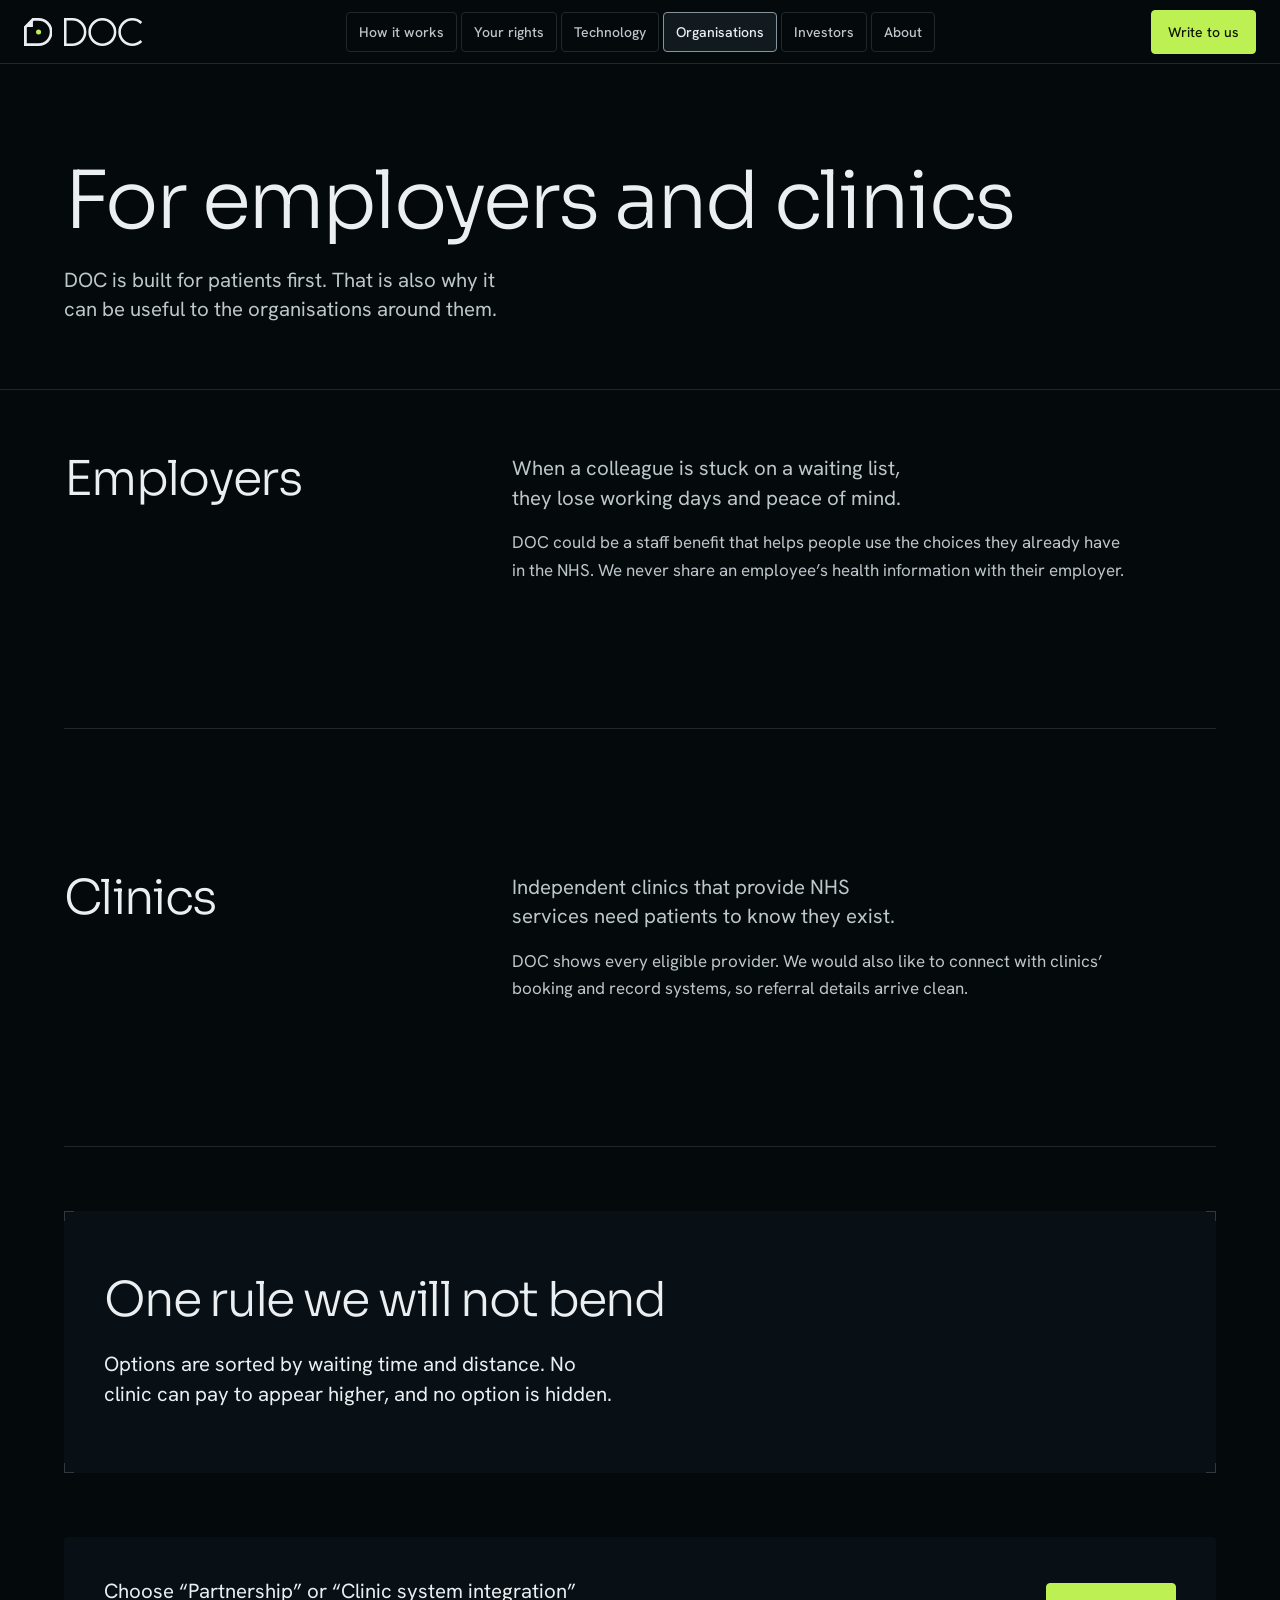
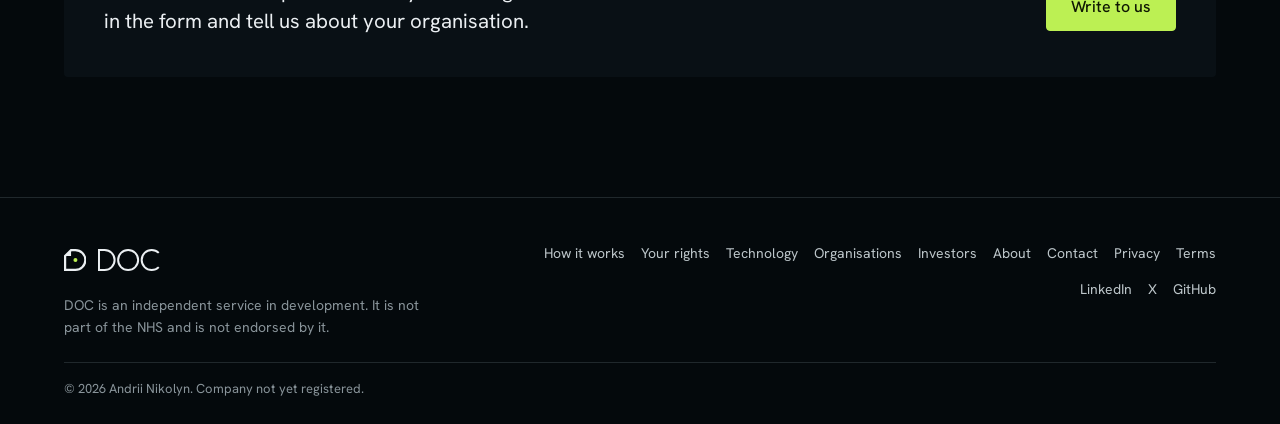
<file: organisations/index.html>
<!doctype html>
<html lang="en-GB">
<head>
<meta charset="utf-8">
<meta name="viewport" content="width=device-width, initial-scale=1">
<title>DOC for employers and clinics</title>
<meta name="description" content="How employers and independent clinics that provide NHS services can work with DOC, and the rule that keeps the waiting time list honest.">
<link rel="canonical" href="https://doc.uk.com/organisations/">
<link rel="alternate" hreflang="en" href="https://doc.uk.com/organisations/">
<link rel="alternate" hreflang="x-default" href="https://doc.uk.com/organisations/">
<meta name="theme-color" content="#0b1114">
<meta name="color-scheme" content="dark">
<link rel="icon" href="../favicon.ico" sizes="32x32">
<link rel="icon" href="../favicon.svg" type="image/svg+xml">
<link rel="apple-touch-icon" href="../apple-touch-icon.png">
<link rel="manifest" href="../site.webmanifest">
<meta property="og:type" content="website">
<meta property="og:site_name" content="DOC">
<meta property="og:locale" content="en_GB">
<meta property="og:title" content="For employers and clinics">
<meta property="og:description" content="How employers and independent clinics that provide NHS services can work with DOC, and the rule that keeps the waiting time list honest.">
<meta property="og:url" content="https://doc.uk.com/organisations/">
<meta property="og:image" content="https://doc.uk.com/assets/og/orgs.png">
<meta property="og:image:width" content="1200">
<meta property="og:image:height" content="630">
<meta property="og:image:alt" content="DOC logo and the words: For employers and clinics">
<meta name="twitter:card" content="summary_large_image">
<link rel="preload" href="../assets/fonts/sora-latin-300-normal.woff2" as="font" type="font/woff2" crossorigin>
<link rel="preload" href="../assets/fonts/hanken-grotesk-latin-400-normal.woff2" as="font" type="font/woff2" crossorigin>
<link rel="stylesheet" href="../assets/css/site.css">
<script src="../assets/js/main.js" defer></script>
<script type="application/ld+json">{"@context":"https://schema.org","@type":"WebPage","name":"DOC for employers and clinics","url":"https://doc.uk.com/organisations/","inLanguage":"en-GB","isPartOf":{"@type":"WebSite","name":"DOC","url":"https://doc.uk.com/"}}</script>
</head>
<body class="page-orgs">
<a class="skip" href="#main">Skip to content</a>
<header class="bar">
  <div class="bar__in">
    <a class="brand " href="../index.html" aria-label="DOC, home"><svg class="brand__sym " viewBox="0 0 100 100" aria-hidden="true" focusable="false"><path d="M32 5H52A43 43 0 0 1 52 95H5V32Z" fill="none" stroke="currentColor" stroke-width="10"/><path d="M5 32 32 5V32Z" fill="currentColor"/><circle class="brand__dot" cx="52" cy="50" r="9"/></svg><svg class="brand__word" viewBox="0 0 282 100" aria-hidden="true" focusable="false"><g fill="none" stroke="currentColor" stroke-width="9"><path d="M4.5 4.5V95.5H30A45.5 45.5 0 0 0 30 4.5Z"/><circle cx="137" cy="50" r="45.5"/><path d="M276.2 17.8A45.5 45.5 0 1 0 276.2 82.2"/></g></svg></a>
    <nav class="nav" aria-label="Site sections">
      <ul class="nav__list">
        <li><a href="../how-it-works/index.html">How it works</a></li>
        <li><a href="../your-rights/index.html">Your rights</a></li>
        <li><a href="../technology/index.html">Technology</a></li>
        <li><a href="../organisations/index.html" aria-current="page">Organisations</a></li>
        <li><a href="../investors/index.html">Investors</a></li>
        <li><a href="../about/index.html">About</a></li>
      </ul>
      <div class="nav__mobile">
        <button class="nav__toggle" type="button" data-dropdown aria-expanded="false" aria-controls="nav-panel"><span>Organisations</span><svg viewBox="0 0 16 16" width="16" height="16" aria-hidden="true" focusable="false"><path d="M3.5 6 8 10.5 12.5 6" fill="none" stroke="currentColor" stroke-width="1.5"/></svg><span class="visually-hidden">, open the list of site sections</span></button>
        <ul class="menu nav__panel" id="nav-panel" hidden>
          <li><a href="../index.html">Home</a></li>
          <li><a href="../how-it-works/index.html">How it works</a></li>
          <li><a href="../your-rights/index.html">Your rights</a></li>
          <li><a href="../technology/index.html">Technology</a></li>
          <li><a href="../organisations/index.html" aria-current="page">Organisations</a></li>
          <li><a href="../investors/index.html">Investors</a></li>
          <li><a href="../about/index.html">About</a></li>
          <li><a href="../contact/index.html">Contact</a></li>
        </ul>
      </div>
    </nav>
    <div class="tools">
      <a class="btn btn--sm" href="../contact/index.html">Write to us</a>
    </div>
  </div>
</header>
<main id="main">

<header class="pagehead"><div class="container"><h1>For employers and clinics</h1><p class="lead">DOC is built for patients first. That is also why it can be useful to the organisations around them.</p></div></header>
<div class="container doc">
  <section class="orgsplit" aria-labelledby="o1">
    <h2 id="o1">Employers</h2>
    <div>
      <p class="lead">When a colleague is stuck on a waiting list, they lose working days and peace of mind.</p>
      <p>DOC could be a staff benefit that helps people use the choices they already have in the NHS. We never share an employee’s health information with their employer.</p>
    </div>
  </section>
  <section class="orgsplit" aria-labelledby="o2">
    <h2 id="o2">Clinics</h2>
    <div>
      <p class="lead">Independent clinics that provide NHS services need patients to know they exist.</p>
      <p>DOC shows every eligible provider. We would also like to connect with clinics’ booking and record systems, so referral details arrive clean.</p>
    </div>
  </section>
  <section class="rule ticks" aria-labelledby="o3">
    <h2 id="o3">One rule we will not bend</h2>
    <p class="lead">Options are sorted by waiting time and distance. No clinic can pay to appear higher, and no option is hidden.</p>
  </section>
  <div class="endcta"><p class="lead">Choose “Partnership” or “Clinic system integration” in the form and tell us about your organisation.</p><a class="btn" href="../contact/index.html">Write to us</a></div>
</div>
</main>
<footer class="foot">
  <div class="container foot__in">
    <div><a class="brand brand--foot" href="../index.html" aria-label="DOC, home"><svg class="brand__sym " viewBox="0 0 100 100" aria-hidden="true" focusable="false"><path d="M32 5H52A43 43 0 0 1 52 95H5V32Z" fill="none" stroke="currentColor" stroke-width="10"/><path d="M5 32 32 5V32Z" fill="currentColor"/><circle class="brand__dot" cx="52" cy="50" r="9"/></svg><svg class="brand__word" viewBox="0 0 282 100" aria-hidden="true" focusable="false"><g fill="none" stroke="currentColor" stroke-width="9"><path d="M4.5 4.5V95.5H30A45.5 45.5 0 0 0 30 4.5Z"/><circle cx="137" cy="50" r="45.5"/><path d="M276.2 17.8A45.5 45.5 0 1 0 276.2 82.2"/></g></svg></a><p class="foot__line">DOC is an independent service in development. It is not part of the NHS and is not endorsed by it.</p></div>
    <ul class="foot__links"><li><a href="../how-it-works/index.html">How it works</a></li><li><a href="../your-rights/index.html">Your rights</a></li><li><a href="../technology/index.html">Technology</a></li><li><a href="../organisations/index.html">Organisations</a></li><li><a href="../investors/index.html">Investors</a></li><li><a href="../about/index.html">About</a></li><li><a href="../contact/index.html">Contact</a></li><li><a href="../privacy/index.html">Privacy</a></li><li><a href="../terms/index.html">Terms</a></li><li><a href="https://linkedin.com/company/docukcom" rel="noopener" target="_blank">LinkedIn</a></li><li><a href="https://x.com/docuk_com" rel="noopener" target="_blank">X</a></li><li><a href="https://github.com/docukcom" rel="noopener" target="_blank">GitHub</a></li></ul>
    <p class="foot__owner">© 2026 Andrii Nikolyn. Company not yet registered.</p>
  </div>
</footer>
</body>
</html>
</file>
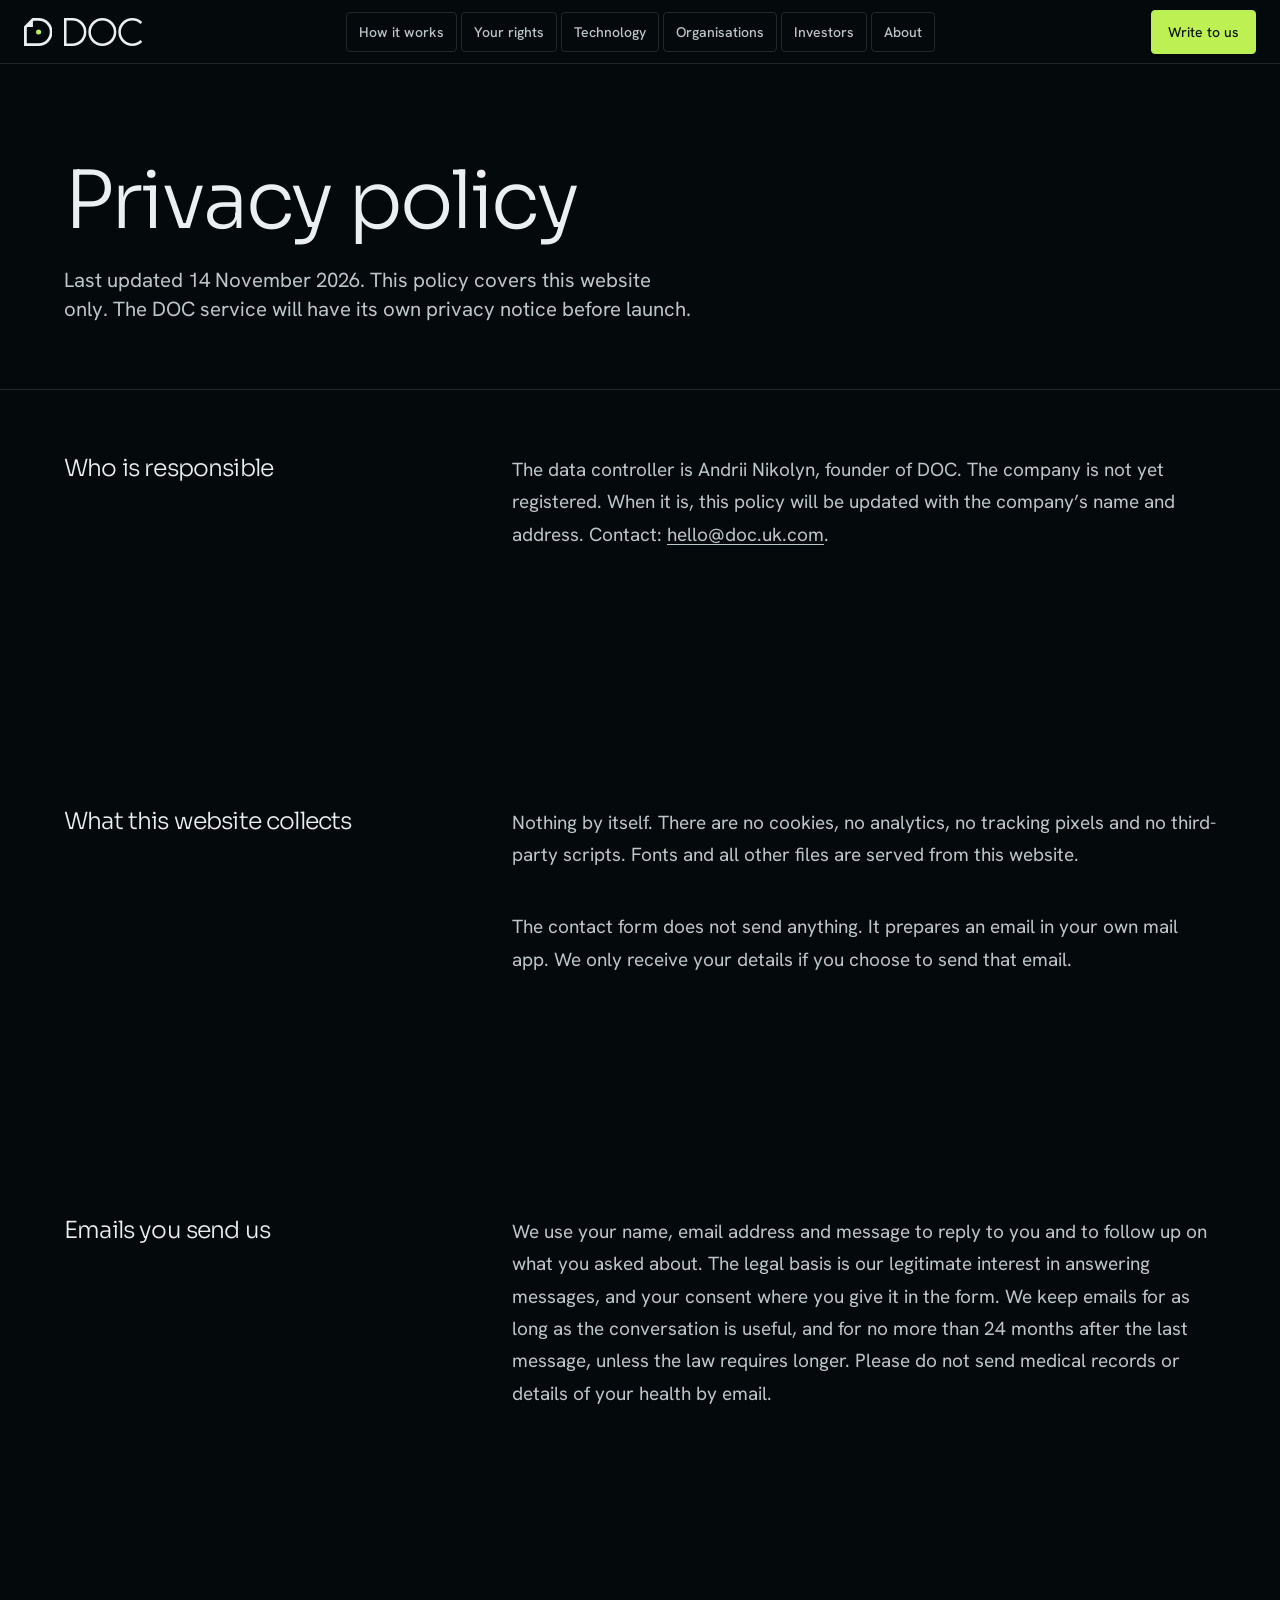
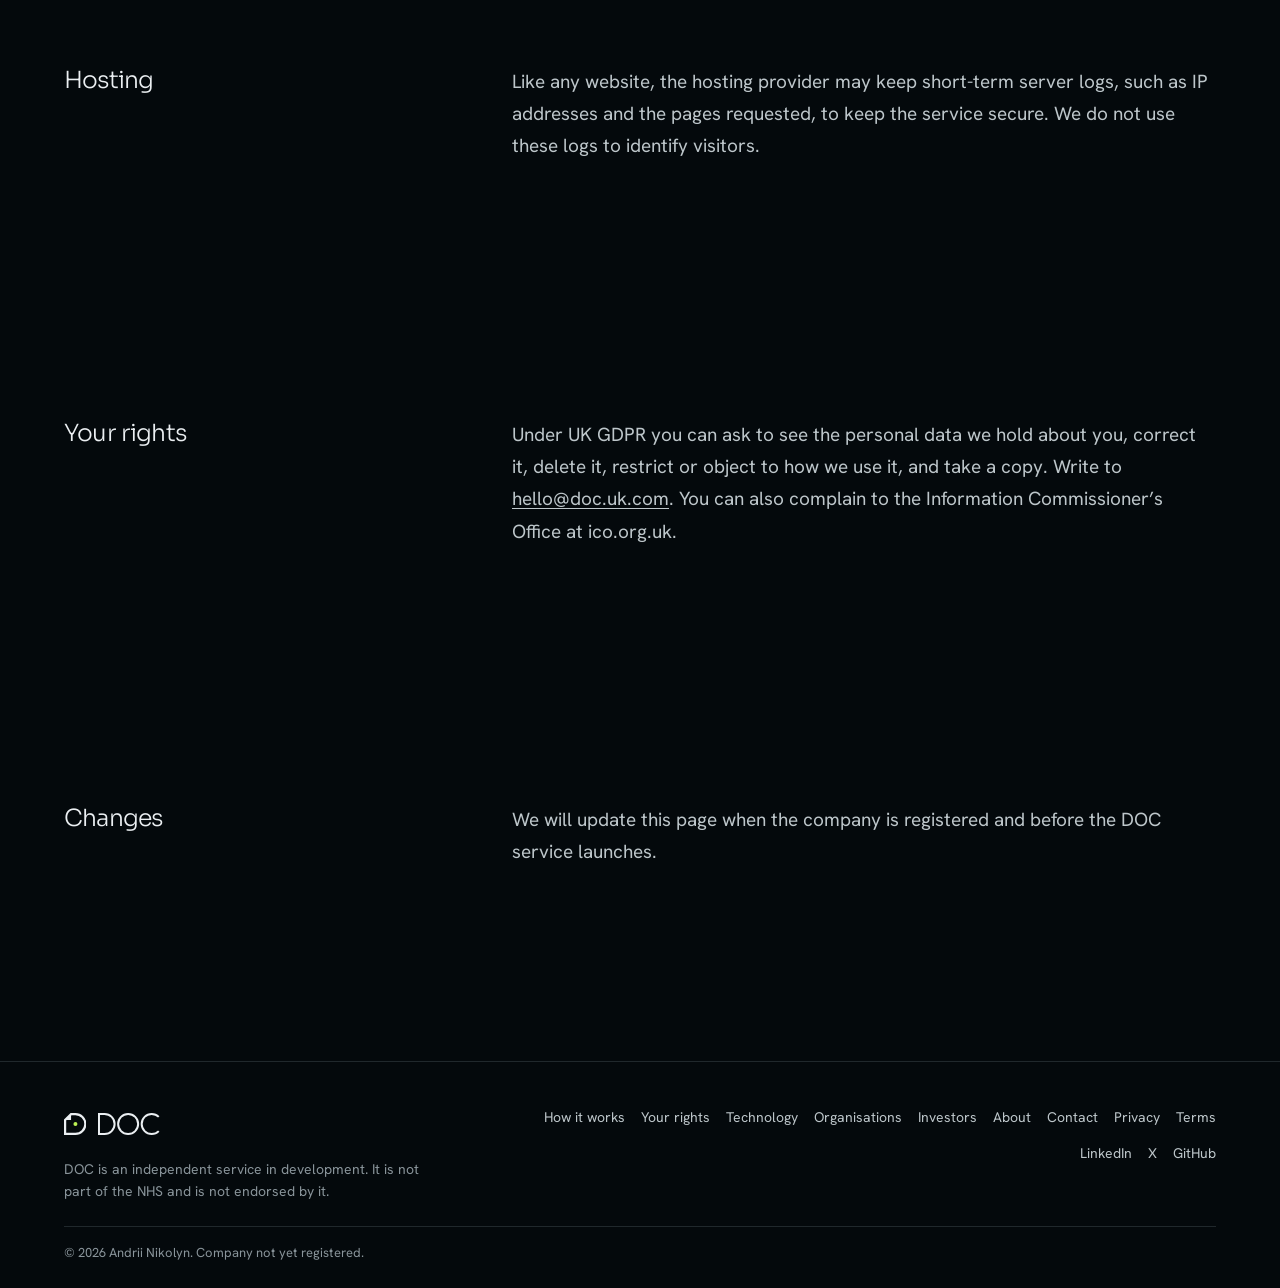
<file: privacy/index.html>
<!doctype html>
<html lang="en-GB">
<head>
<meta charset="utf-8">
<meta name="viewport" content="width=device-width, initial-scale=1">
<title>Privacy policy | DOC</title>
<meta name="description" content="How the DOC website handles personal data: no cookies, no analytics, and an email form that only opens your own mail app.">
<link rel="canonical" href="https://doc.uk.com/privacy/">
<link rel="alternate" hreflang="en" href="https://doc.uk.com/privacy/">
<link rel="alternate" hreflang="x-default" href="https://doc.uk.com/privacy/">
<meta name="theme-color" content="#0b1114">
<meta name="color-scheme" content="dark">
<link rel="icon" href="../favicon.ico" sizes="32x32">
<link rel="icon" href="../favicon.svg" type="image/svg+xml">
<link rel="apple-touch-icon" href="../apple-touch-icon.png">
<link rel="manifest" href="../site.webmanifest">
<meta property="og:type" content="website">
<meta property="og:site_name" content="DOC">
<meta property="og:locale" content="en_GB">
<meta property="og:title" content="Privacy policy">
<meta property="og:description" content="How the DOC website handles personal data: no cookies, no analytics, and an email form that only opens your own mail app.">
<meta property="og:url" content="https://doc.uk.com/privacy/">
<meta property="og:image" content="https://doc.uk.com/assets/og/privacy.png">
<meta property="og:image:width" content="1200">
<meta property="og:image:height" content="630">
<meta property="og:image:alt" content="DOC logo and the words: Privacy policy">
<meta name="twitter:card" content="summary_large_image">
<link rel="preload" href="../assets/fonts/sora-latin-300-normal.woff2" as="font" type="font/woff2" crossorigin>
<link rel="preload" href="../assets/fonts/hanken-grotesk-latin-400-normal.woff2" as="font" type="font/woff2" crossorigin>
<link rel="stylesheet" href="../assets/css/site.css">
<script src="../assets/js/main.js" defer></script>
<script type="application/ld+json">{"@context":"https://schema.org","@type":"WebPage","name":"Privacy policy","url":"https://doc.uk.com/privacy/","inLanguage":"en-GB","isPartOf":{"@type":"WebSite","name":"DOC","url":"https://doc.uk.com/"}}</script>
</head>
<body class="page-privacy">
<a class="skip" href="#main">Skip to content</a>
<header class="bar">
  <div class="bar__in">
    <a class="brand " href="../index.html" aria-label="DOC, home"><svg class="brand__sym " viewBox="0 0 100 100" aria-hidden="true" focusable="false"><path d="M32 5H52A43 43 0 0 1 52 95H5V32Z" fill="none" stroke="currentColor" stroke-width="10"/><path d="M5 32 32 5V32Z" fill="currentColor"/><circle class="brand__dot" cx="52" cy="50" r="9"/></svg><svg class="brand__word" viewBox="0 0 282 100" aria-hidden="true" focusable="false"><g fill="none" stroke="currentColor" stroke-width="9"><path d="M4.5 4.5V95.5H30A45.5 45.5 0 0 0 30 4.5Z"/><circle cx="137" cy="50" r="45.5"/><path d="M276.2 17.8A45.5 45.5 0 1 0 276.2 82.2"/></g></svg></a>
    <nav class="nav" aria-label="Site sections">
      <ul class="nav__list">
        <li><a href="../how-it-works/index.html">How it works</a></li>
        <li><a href="../your-rights/index.html">Your rights</a></li>
        <li><a href="../technology/index.html">Technology</a></li>
        <li><a href="../organisations/index.html">Organisations</a></li>
        <li><a href="../investors/index.html">Investors</a></li>
        <li><a href="../about/index.html">About</a></li>
      </ul>
      <div class="nav__mobile">
        <button class="nav__toggle" type="button" data-dropdown aria-expanded="false" aria-controls="nav-panel"><span>Privacy</span><svg viewBox="0 0 16 16" width="16" height="16" aria-hidden="true" focusable="false"><path d="M3.5 6 8 10.5 12.5 6" fill="none" stroke="currentColor" stroke-width="1.5"/></svg><span class="visually-hidden">, open the list of site sections</span></button>
        <ul class="menu nav__panel" id="nav-panel" hidden>
          <li><a href="../index.html">Home</a></li>
          <li><a href="../how-it-works/index.html">How it works</a></li>
          <li><a href="../your-rights/index.html">Your rights</a></li>
          <li><a href="../technology/index.html">Technology</a></li>
          <li><a href="../organisations/index.html">Organisations</a></li>
          <li><a href="../investors/index.html">Investors</a></li>
          <li><a href="../about/index.html">About</a></li>
          <li><a href="../contact/index.html">Contact</a></li>
        </ul>
      </div>
    </nav>
    <div class="tools">
      <a class="btn btn--sm" href="../contact/index.html">Write to us</a>
    </div>
  </div>
</header>
<main id="main">

<header class="pagehead"><div class="container"><h1>Privacy policy</h1><p class="lead">Last updated 14 November 2026. This policy covers this website only. The DOC service will have its own privacy notice before launch.</p></div></header>
<div class="container DOC doc--prose">
  <section><h2>Who is responsible</h2><p>The data controller is Andrii Nikolyn, founder of DOC. The company is not yet registered. When it is, this policy will be updated with the company’s name and address. Contact: <a href="mailto:hello@doc.uk.com">hello@doc.uk.com</a>.</p></section>
  <section><h2>What this website collects</h2><p>Nothing by itself. There are no cookies, no analytics, no tracking pixels and no third-party scripts. Fonts and all other files are served from this website.</p><p>The contact form does not send anything. It prepares an email in your own mail app. We only receive your details if you choose to send that email.</p></section>
  <section><h2>Emails you send us</h2><p>We use your name, email address and message to reply to you and to follow up on what you asked about. The legal basis is our legitimate interest in answering messages, and your consent where you give it in the form. We keep emails for as long as the conversation is useful, and for no more than 24 months after the last message, unless the law requires longer. Please do not send medical records or details of your health by email.</p></section>
  <section><h2>Hosting</h2><p>Like any website, the hosting provider may keep short-term server logs, such as IP addresses and the pages requested, to keep the service secure. We do not use these logs to identify visitors.</p></section>
  <section><h2>Your rights</h2><p>Under UK GDPR you can ask to see the personal data we hold about you, correct it, delete it, restrict or object to how we use it, and take a copy. Write to <a href="mailto:hello@doc.uk.com">hello@doc.uk.com</a>. You can also complain to the Information Commissioner’s Office at ico.org.uk.</p></section>
  <section><h2>Changes</h2><p>We will update this page when the company is registered and before the DOC service launches.</p></section>
</div>
</main>
<footer class="foot">
  <div class="container foot__in">
    <div><a class="brand brand--foot" href="../index.html" aria-label="DOC, home"><svg class="brand__sym " viewBox="0 0 100 100" aria-hidden="true" focusable="false"><path d="M32 5H52A43 43 0 0 1 52 95H5V32Z" fill="none" stroke="currentColor" stroke-width="10"/><path d="M5 32 32 5V32Z" fill="currentColor"/><circle class="brand__dot" cx="52" cy="50" r="9"/></svg><svg class="brand__word" viewBox="0 0 282 100" aria-hidden="true" focusable="false"><g fill="none" stroke="currentColor" stroke-width="9"><path d="M4.5 4.5V95.5H30A45.5 45.5 0 0 0 30 4.5Z"/><circle cx="137" cy="50" r="45.5"/><path d="M276.2 17.8A45.5 45.5 0 1 0 276.2 82.2"/></g></svg></a><p class="foot__line">DOC is an independent service in development. It is not part of the NHS and is not endorsed by it.</p></div>
    <ul class="foot__links"><li><a href="../how-it-works/index.html">How it works</a></li><li><a href="../your-rights/index.html">Your rights</a></li><li><a href="../technology/index.html">Technology</a></li><li><a href="../organisations/index.html">Organisations</a></li><li><a href="../investors/index.html">Investors</a></li><li><a href="../about/index.html">About</a></li><li><a href="../contact/index.html">Contact</a></li><li><a href="../privacy/index.html">Privacy</a></li><li><a href="../terms/index.html">Terms</a></li><li><a href="https://linkedin.com/company/docukcom" rel="noopener" target="_blank">LinkedIn</a></li><li><a href="https://x.com/docuk_com" rel="noopener" target="_blank">X</a></li><li><a href="https://github.com/docukcom" rel="noopener" target="_blank">GitHub</a></li></ul>
    <p class="foot__owner">© 2026 Andrii Nikolyn. Company not yet registered.</p>
  </div>
</footer>
</body>
</html>
</file>
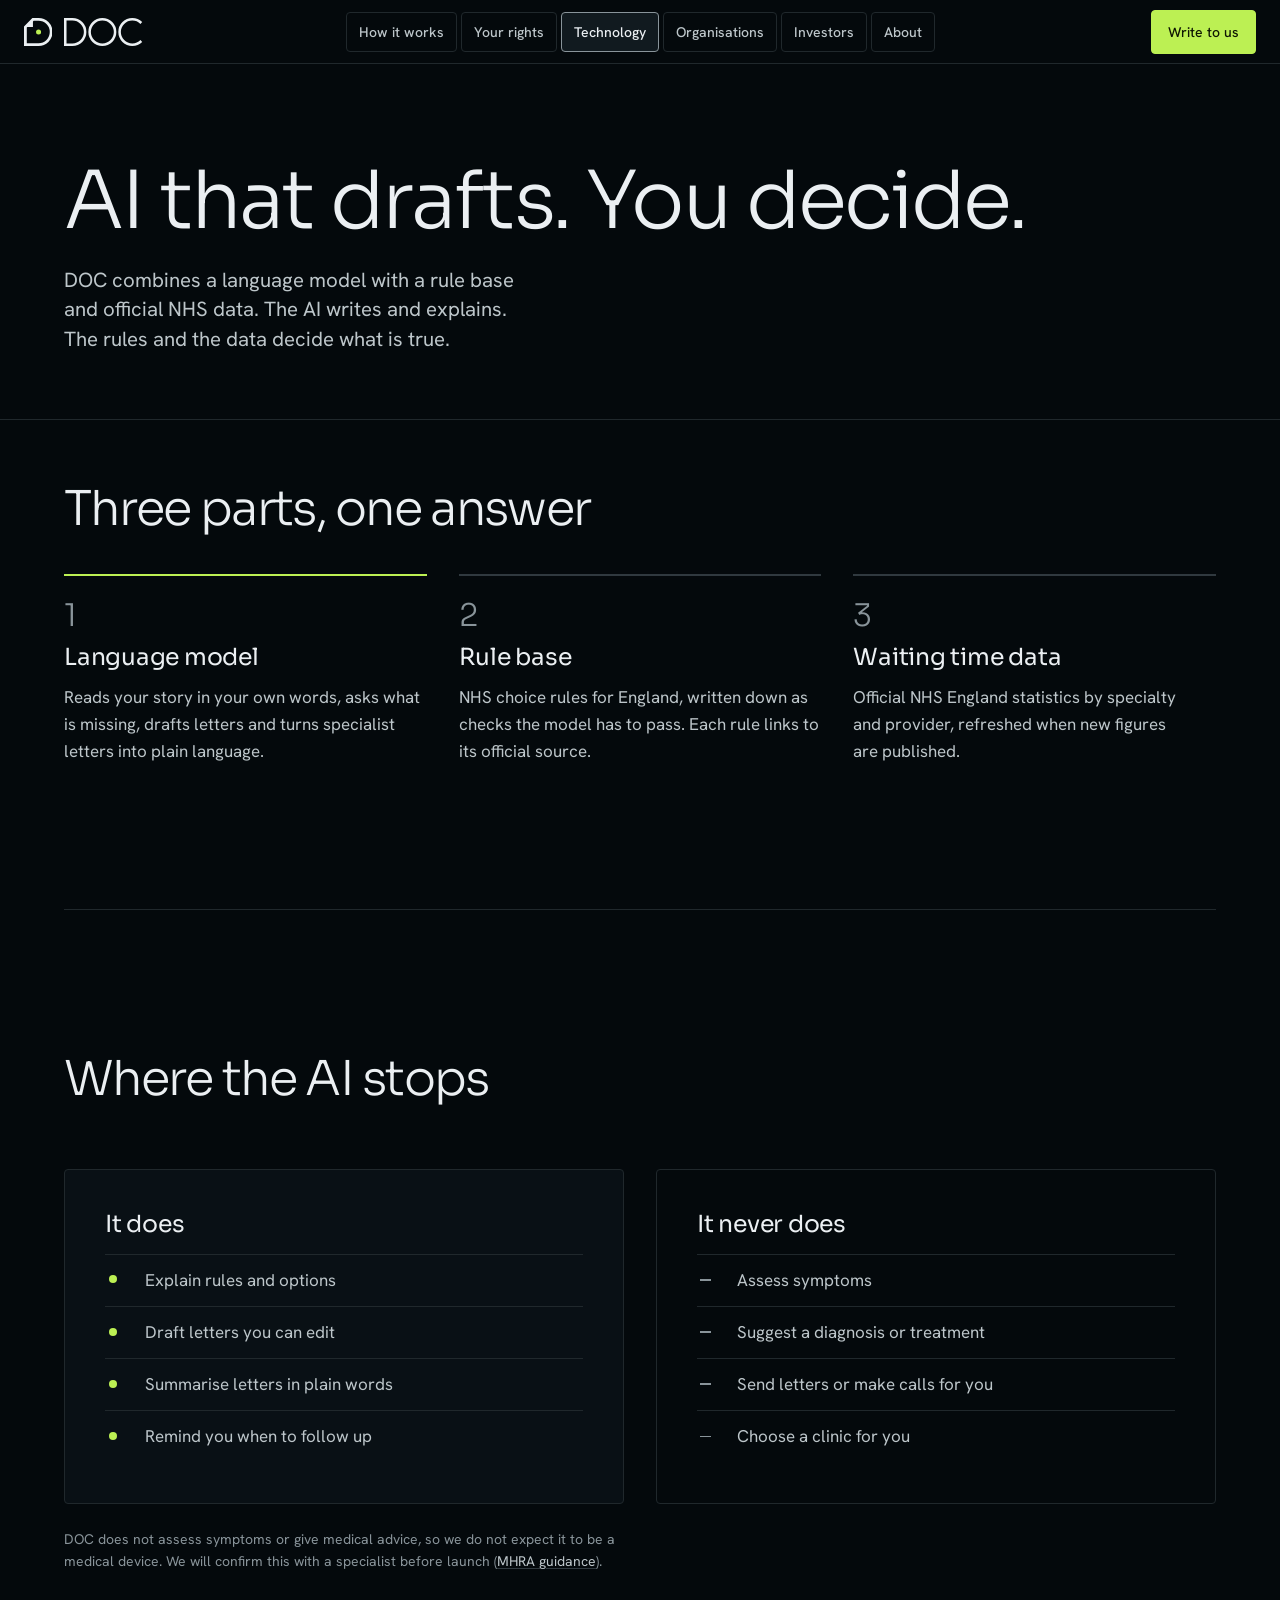
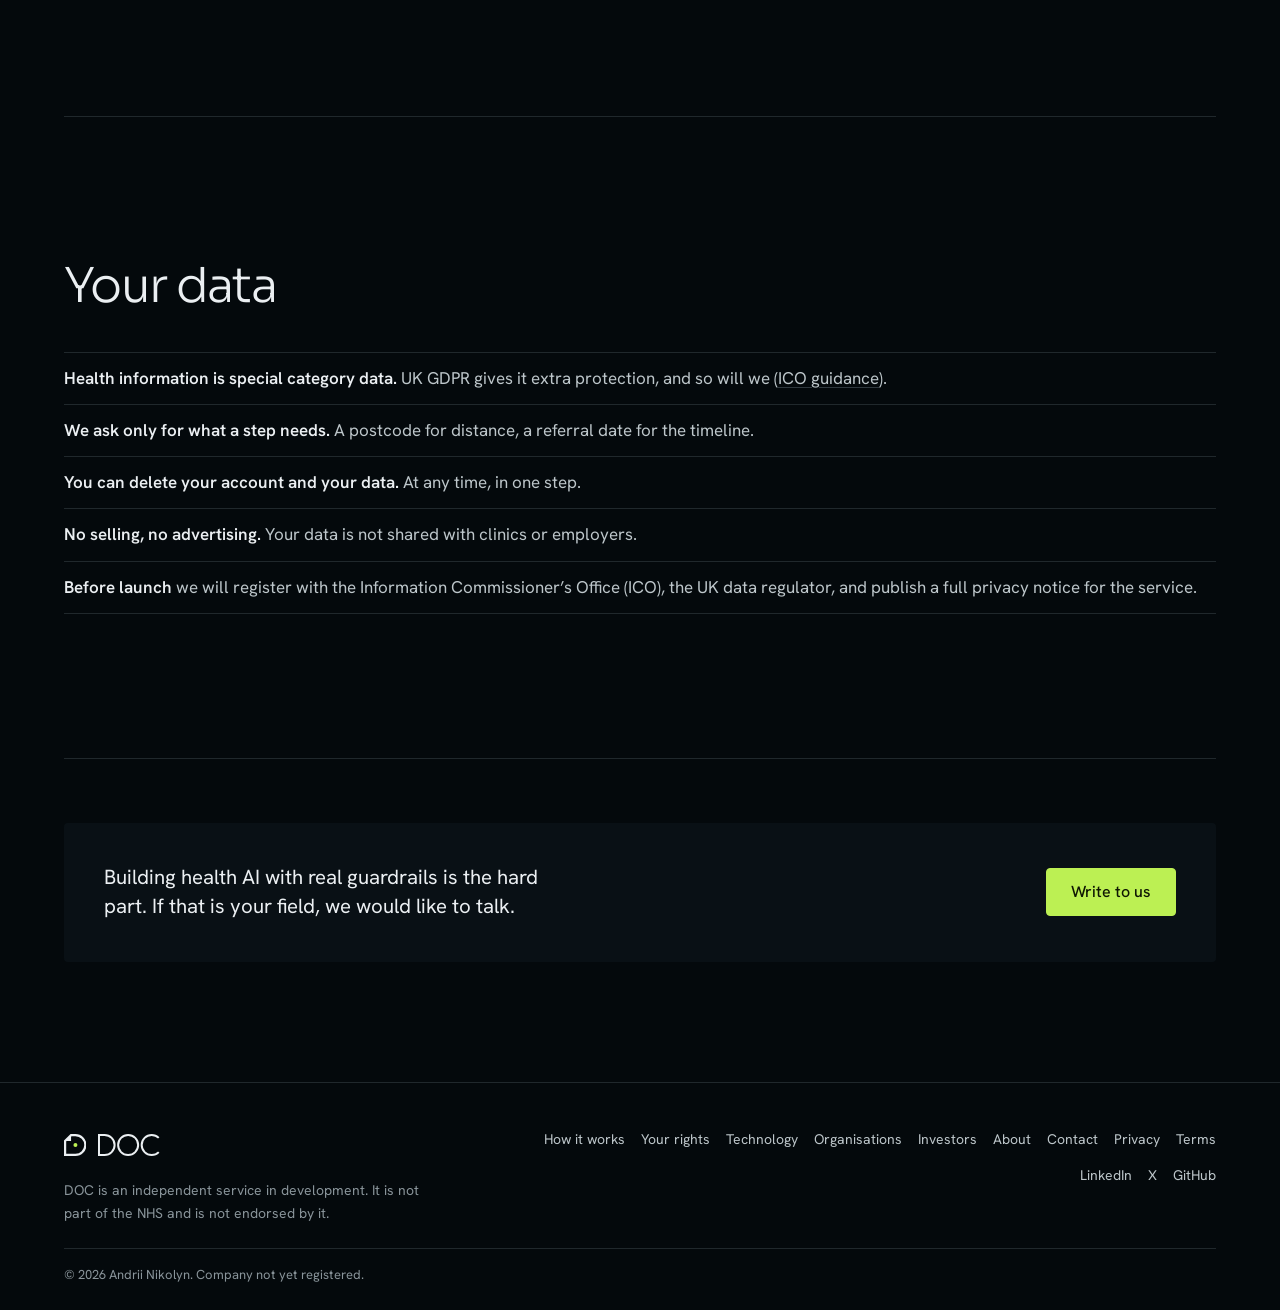
<file: technology/index.html>
<!doctype html>
<html lang="en-GB">
<head>
<meta charset="utf-8">
<meta name="viewport" content="width=device-width, initial-scale=1">
<title>Technology: how DOC uses AI, and where it stops</title>
<meta name="description" content="What the AI in DOC does and never does, where its data comes from, and how we plan to handle health data under UK GDPR.">
<link rel="canonical" href="https://doc.uk.com/technology/">
<link rel="alternate" hreflang="en" href="https://doc.uk.com/technology/">
<link rel="alternate" hreflang="x-default" href="https://doc.uk.com/technology/">
<meta name="theme-color" content="#0b1114">
<meta name="color-scheme" content="dark">
<link rel="icon" href="../favicon.ico" sizes="32x32">
<link rel="icon" href="../favicon.svg" type="image/svg+xml">
<link rel="apple-touch-icon" href="../apple-touch-icon.png">
<link rel="manifest" href="../site.webmanifest">
<meta property="og:type" content="website">
<meta property="og:site_name" content="DOC">
<meta property="og:locale" content="en_GB">
<meta property="og:title" content="AI that drafts. You decide.">
<meta property="og:description" content="What the AI in DOC does and never does, where its data comes from, and how we plan to handle health data under UK GDPR.">
<meta property="og:url" content="https://doc.uk.com/technology/">
<meta property="og:image" content="https://doc.uk.com/assets/og/tech.png">
<meta property="og:image:width" content="1200">
<meta property="og:image:height" content="630">
<meta property="og:image:alt" content="DOC logo and the words: AI that drafts. You decide.">
<meta name="twitter:card" content="summary_large_image">
<link rel="preload" href="../assets/fonts/sora-latin-300-normal.woff2" as="font" type="font/woff2" crossorigin>
<link rel="preload" href="../assets/fonts/hanken-grotesk-latin-400-normal.woff2" as="font" type="font/woff2" crossorigin>
<link rel="stylesheet" href="../assets/css/site.css">
<script src="../assets/js/main.js" defer></script>
<script type="application/ld+json">{"@context":"https://schema.org","@type":"WebPage","name":"Technology: how DOC uses AI, and where it stops","url":"https://doc.uk.com/technology/","inLanguage":"en-GB","isPartOf":{"@type":"WebSite","name":"DOC","url":"https://doc.uk.com/"}}</script>
</head>
<body class="page-tech">
<a class="skip" href="#main">Skip to content</a>
<header class="bar">
  <div class="bar__in">
    <a class="brand " href="../index.html" aria-label="DOC, home"><svg class="brand__sym " viewBox="0 0 100 100" aria-hidden="true" focusable="false"><path d="M32 5H52A43 43 0 0 1 52 95H5V32Z" fill="none" stroke="currentColor" stroke-width="10"/><path d="M5 32 32 5V32Z" fill="currentColor"/><circle class="brand__dot" cx="52" cy="50" r="9"/></svg><svg class="brand__word" viewBox="0 0 282 100" aria-hidden="true" focusable="false"><g fill="none" stroke="currentColor" stroke-width="9"><path d="M4.5 4.5V95.5H30A45.5 45.5 0 0 0 30 4.5Z"/><circle cx="137" cy="50" r="45.5"/><path d="M276.2 17.8A45.5 45.5 0 1 0 276.2 82.2"/></g></svg></a>
    <nav class="nav" aria-label="Site sections">
      <ul class="nav__list">
        <li><a href="../how-it-works/index.html">How it works</a></li>
        <li><a href="../your-rights/index.html">Your rights</a></li>
        <li><a href="../technology/index.html" aria-current="page">Technology</a></li>
        <li><a href="../organisations/index.html">Organisations</a></li>
        <li><a href="../investors/index.html">Investors</a></li>
        <li><a href="../about/index.html">About</a></li>
      </ul>
      <div class="nav__mobile">
        <button class="nav__toggle" type="button" data-dropdown aria-expanded="false" aria-controls="nav-panel"><span>Technology</span><svg viewBox="0 0 16 16" width="16" height="16" aria-hidden="true" focusable="false"><path d="M3.5 6 8 10.5 12.5 6" fill="none" stroke="currentColor" stroke-width="1.5"/></svg><span class="visually-hidden">, open the list of site sections</span></button>
        <ul class="menu nav__panel" id="nav-panel" hidden>
          <li><a href="../index.html">Home</a></li>
          <li><a href="../how-it-works/index.html">How it works</a></li>
          <li><a href="../your-rights/index.html">Your rights</a></li>
          <li><a href="../technology/index.html" aria-current="page">Technology</a></li>
          <li><a href="../organisations/index.html">Organisations</a></li>
          <li><a href="../investors/index.html">Investors</a></li>
          <li><a href="../about/index.html">About</a></li>
          <li><a href="../contact/index.html">Contact</a></li>
        </ul>
      </div>
    </nav>
    <div class="tools">
      <a class="btn btn--sm" href="../contact/index.html">Write to us</a>
    </div>
  </div>
</header>
<main id="main">

<header class="pagehead"><div class="container"><h1>AI that drafts. You decide.</h1><p class="lead">DOC combines a language model with a rule base and official NHS data. The AI writes and explains. The rules and the data decide what is true.</p></div></header>
<div class="container doc">
  <section class="techrow" aria-labelledby="t1">
    <h2 id="t1">Three parts, one answer</h2>
    <ol class="parts">
      <li><h3>Language model</h3><p>Reads your story in your own words, asks what is missing, drafts letters and turns specialist letters into plain language.</p></li>
      <li><h3>Rule base</h3><p>NHS choice rules for England, written down as checks the model has to pass. Each rule links to its official source.</p></li>
      <li><h3>Waiting time data</h3><p>Official NHS England statistics by specialty and provider, refreshed when new figures are published.</p></li>
    </ol>
  </section>
  <section class="techrow" aria-labelledby="t2">
    <h2 id="t2">Where the AI stops</h2>
    <div class="compare compare--wide">
      <div class="compare__col"><h3>It does</h3><ul class="ticklist"><li>Explain rules and options</li><li>Draft letters you can edit</li><li>Summarise letters in plain words</li><li>Remind you when to follow up</li></ul></div>
      <div class="compare__col compare__col--no"><h3>It never does</h3><ul class="crosslist"><li>Assess symptoms</li><li>Suggest a diagnosis or treatment</li><li>Send letters or make calls for you</li><li>Choose a clinic for you</li></ul></div>
    </div>
    <p class="note">DOC does not assess symptoms or give medical advice, so we do not expect it to be a medical device. We will confirm this with a specialist before launch (<a href="https://assets.publishing.service.gov.uk/media/6abf6c8c943e890cb55e5e52/Medical_device_stand-alone_software_including_apps__including_IVDMDs.pdf" rel="noopener" target="_blank">MHRA guidance</a>).</p>
  </section>
  <section class="techrow" aria-labelledby="t3">
    <h2 id="t3">Your data</h2>
    <ul class="rowlist rowlist--split">
      <li><strong>Health information is special category data.</strong> UK GDPR gives it extra protection, and so will we (<a href="https://ico.org.uk/for-organisations/uk-gdpr-guidance-and-resources/lawful-basis/special-category-data/what-is-special-category-data/" rel="noopener" target="_blank">ICO guidance</a>).</li>
      <li><strong>We ask only for what a step needs.</strong> A postcode for distance, a referral date for the timeline.</li>
      <li><strong>You can delete your account and your data.</strong> At any time, in one step.</li>
      <li><strong>No selling, no advertising.</strong> Your data is not shared with clinics or employers.</li>
      <li><strong>Before launch</strong> we will register with the Information Commissioner’s Office (ICO), the UK data regulator, and publish a full privacy notice for the service.</li>
    </ul>
  </section>
  <div class="endcta"><p class="lead">Building health AI with real guardrails is the hard part. If that is your field, we would like to talk.</p><a class="btn" href="../contact/index.html">Write to us</a></div>
</div>
</main>
<footer class="foot">
  <div class="container foot__in">
    <div><a class="brand brand--foot" href="../index.html" aria-label="DOC, home"><svg class="brand__sym " viewBox="0 0 100 100" aria-hidden="true" focusable="false"><path d="M32 5H52A43 43 0 0 1 52 95H5V32Z" fill="none" stroke="currentColor" stroke-width="10"/><path d="M5 32 32 5V32Z" fill="currentColor"/><circle class="brand__dot" cx="52" cy="50" r="9"/></svg><svg class="brand__word" viewBox="0 0 282 100" aria-hidden="true" focusable="false"><g fill="none" stroke="currentColor" stroke-width="9"><path d="M4.5 4.5V95.5H30A45.5 45.5 0 0 0 30 4.5Z"/><circle cx="137" cy="50" r="45.5"/><path d="M276.2 17.8A45.5 45.5 0 1 0 276.2 82.2"/></g></svg></a><p class="foot__line">DOC is an independent service in development. It is not part of the NHS and is not endorsed by it.</p></div>
    <ul class="foot__links"><li><a href="../how-it-works/index.html">How it works</a></li><li><a href="../your-rights/index.html">Your rights</a></li><li><a href="../technology/index.html">Technology</a></li><li><a href="../organisations/index.html">Organisations</a></li><li><a href="../investors/index.html">Investors</a></li><li><a href="../about/index.html">About</a></li><li><a href="../contact/index.html">Contact</a></li><li><a href="../privacy/index.html">Privacy</a></li><li><a href="../terms/index.html">Terms</a></li><li><a href="https://linkedin.com/company/docukcom" rel="noopener" target="_blank">LinkedIn</a></li><li><a href="https://x.com/docuk_com" rel="noopener" target="_blank">X</a></li><li><a href="https://github.com/docukcom" rel="noopener" target="_blank">GitHub</a></li></ul>
    <p class="foot__owner">© 2026 Andrii Nikolyn. Company not yet registered.</p>
  </div>
</footer>
</body>
</html>
</file>
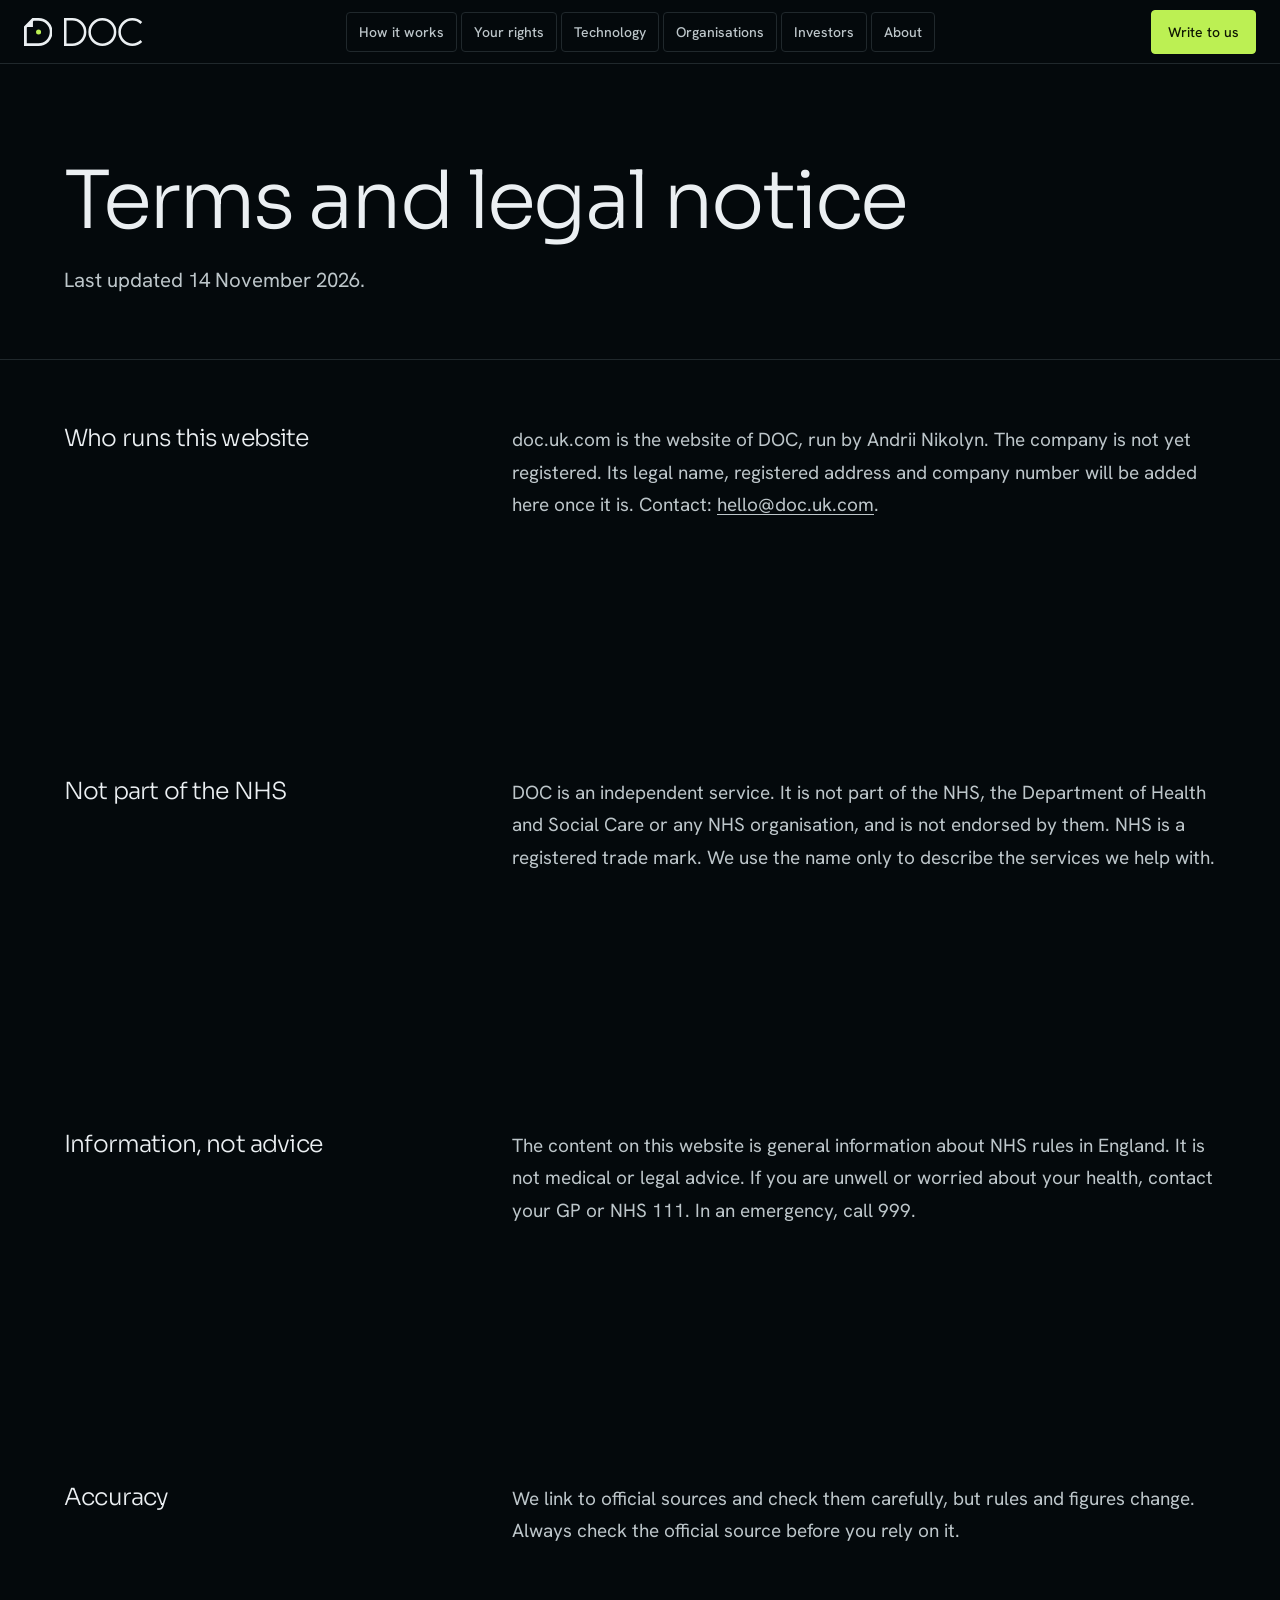
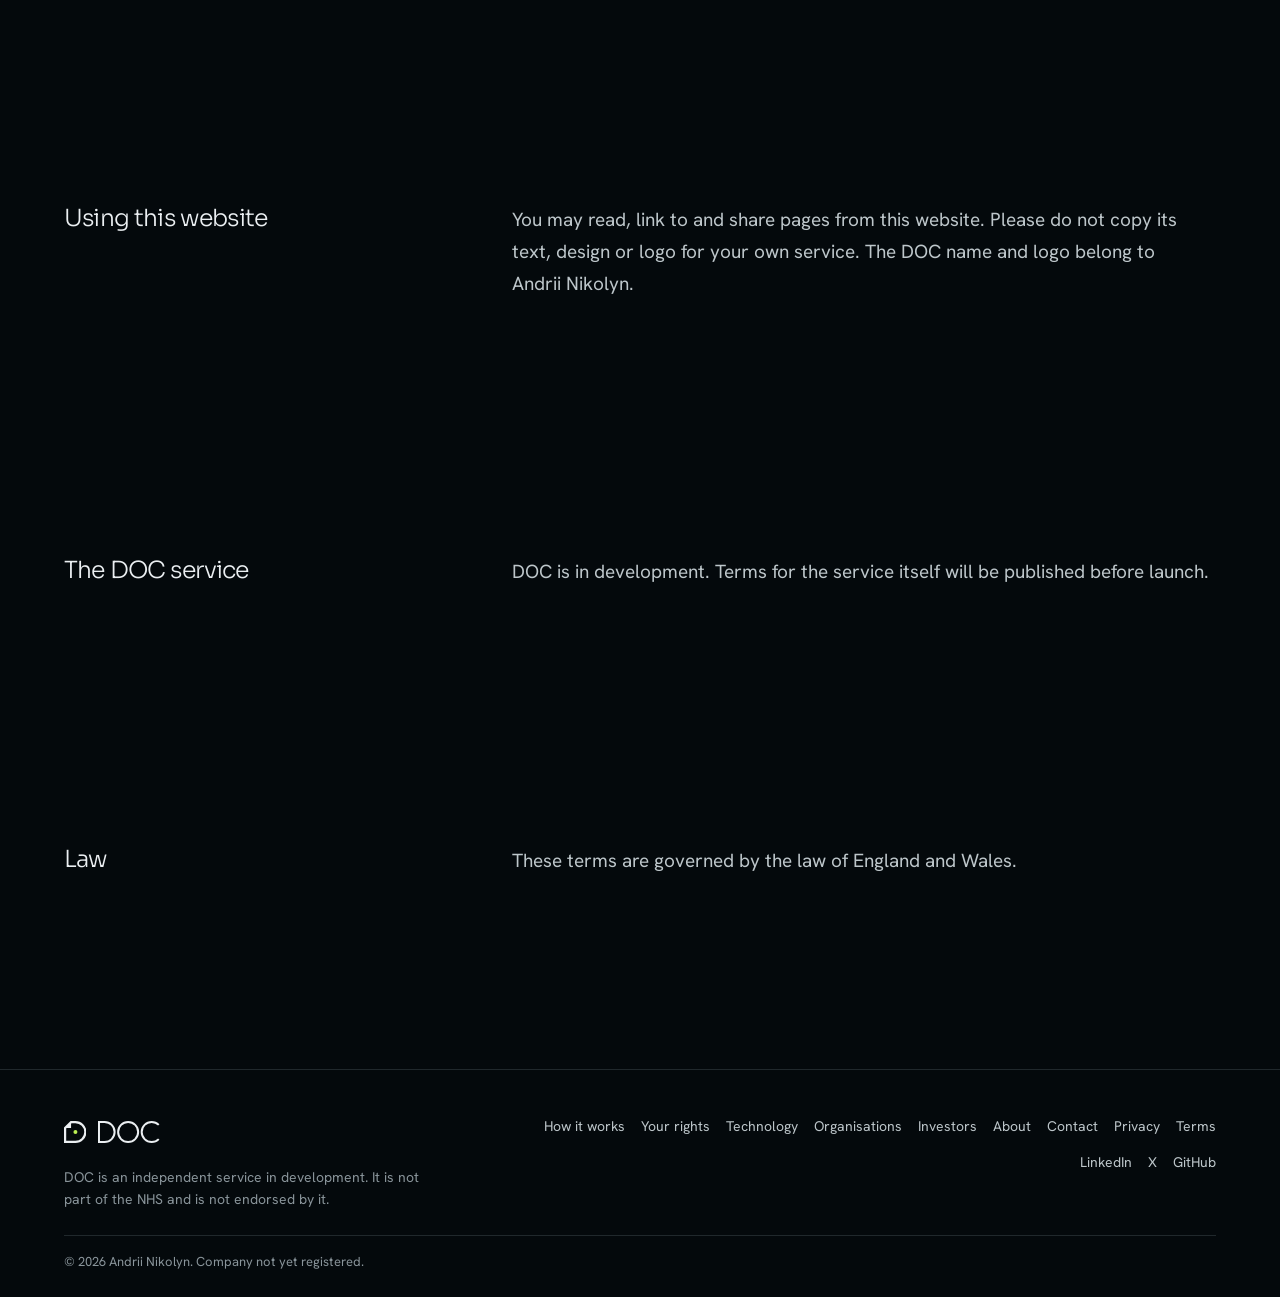
<file: terms/index.html>
<!doctype html>
<html lang="en-GB">
<head>
<meta charset="utf-8">
<meta name="viewport" content="width=device-width, initial-scale=1">
<title>Terms and legal notice | DOC</title>
<meta name="description" content="Terms of use for the DOC website and legal information about who runs it.">
<link rel="canonical" href="https://doc.uk.com/terms/">
<link rel="alternate" hreflang="en" href="https://doc.uk.com/terms/">
<link rel="alternate" hreflang="x-default" href="https://doc.uk.com/terms/">
<meta name="theme-color" content="#0b1114">
<meta name="color-scheme" content="dark">
<link rel="icon" href="../favicon.ico" sizes="32x32">
<link rel="icon" href="../favicon.svg" type="image/svg+xml">
<link rel="apple-touch-icon" href="../apple-touch-icon.png">
<link rel="manifest" href="../site.webmanifest">
<meta property="og:type" content="website">
<meta property="og:site_name" content="DOC">
<meta property="og:locale" content="en_GB">
<meta property="og:title" content="Terms and legal notice">
<meta property="og:description" content="Terms of use for the DOC website and legal information about who runs it.">
<meta property="og:url" content="https://doc.uk.com/terms/">
<meta property="og:image" content="https://doc.uk.com/assets/og/terms.png">
<meta property="og:image:width" content="1200">
<meta property="og:image:height" content="630">
<meta property="og:image:alt" content="DOC logo and the words: Terms and legal notice">
<meta name="twitter:card" content="summary_large_image">
<link rel="preload" href="../assets/fonts/sora-latin-300-normal.woff2" as="font" type="font/woff2" crossorigin>
<link rel="preload" href="../assets/fonts/hanken-grotesk-latin-400-normal.woff2" as="font" type="font/woff2" crossorigin>
<link rel="stylesheet" href="../assets/css/site.css">
<script src="../assets/js/main.js" defer></script>
<script type="application/ld+json">{"@context":"https://schema.org","@type":"WebPage","name":"Terms and legal notice","url":"https://doc.uk.com/terms/","inLanguage":"en-GB","isPartOf":{"@type":"WebSite","name":"DOC","url":"https://doc.uk.com/"}}</script>
</head>
<body class="page-terms">
<a class="skip" href="#main">Skip to content</a>
<header class="bar">
  <div class="bar__in">
    <a class="brand " href="../index.html" aria-label="DOC, home"><svg class="brand__sym " viewBox="0 0 100 100" aria-hidden="true" focusable="false"><path d="M32 5H52A43 43 0 0 1 52 95H5V32Z" fill="none" stroke="currentColor" stroke-width="10"/><path d="M5 32 32 5V32Z" fill="currentColor"/><circle class="brand__dot" cx="52" cy="50" r="9"/></svg><svg class="brand__word" viewBox="0 0 282 100" aria-hidden="true" focusable="false"><g fill="none" stroke="currentColor" stroke-width="9"><path d="M4.5 4.5V95.5H30A45.5 45.5 0 0 0 30 4.5Z"/><circle cx="137" cy="50" r="45.5"/><path d="M276.2 17.8A45.5 45.5 0 1 0 276.2 82.2"/></g></svg></a>
    <nav class="nav" aria-label="Site sections">
      <ul class="nav__list">
        <li><a href="../how-it-works/index.html">How it works</a></li>
        <li><a href="../your-rights/index.html">Your rights</a></li>
        <li><a href="../technology/index.html">Technology</a></li>
        <li><a href="../organisations/index.html">Organisations</a></li>
        <li><a href="../investors/index.html">Investors</a></li>
        <li><a href="../about/index.html">About</a></li>
      </ul>
      <div class="nav__mobile">
        <button class="nav__toggle" type="button" data-dropdown aria-expanded="false" aria-controls="nav-panel"><span>Terms</span><svg viewBox="0 0 16 16" width="16" height="16" aria-hidden="true" focusable="false"><path d="M3.5 6 8 10.5 12.5 6" fill="none" stroke="currentColor" stroke-width="1.5"/></svg><span class="visually-hidden">, open the list of site sections</span></button>
        <ul class="menu nav__panel" id="nav-panel" hidden>
          <li><a href="../index.html">Home</a></li>
          <li><a href="../how-it-works/index.html">How it works</a></li>
          <li><a href="../your-rights/index.html">Your rights</a></li>
          <li><a href="../technology/index.html">Technology</a></li>
          <li><a href="../organisations/index.html">Organisations</a></li>
          <li><a href="../investors/index.html">Investors</a></li>
          <li><a href="../about/index.html">About</a></li>
          <li><a href="../contact/index.html">Contact</a></li>
        </ul>
      </div>
    </nav>
    <div class="tools">
      <a class="btn btn--sm" href="../contact/index.html">Write to us</a>
    </div>
  </div>
</header>
<main id="main">

<header class="pagehead"><div class="container"><h1>Terms and legal notice</h1><p class="lead">Last updated 14 November 2026.</p></div></header>
<div class="container DOC doc--prose">
  <section><h2>Who runs this website</h2><p>doc.uk.com is the website of DOC, run by Andrii Nikolyn. The company is not yet registered. Its legal name, registered address and company number will be added here once it is. Contact: <a href="mailto:hello@doc.uk.com">hello@doc.uk.com</a>.</p></section>
  <section><h2>Not part of the NHS</h2><p>DOC is an independent service. It is not part of the NHS, the Department of Health and Social Care or any NHS organisation, and is not endorsed by them. NHS is a registered trade mark. We use the name only to describe the services we help with.</p></section>
  <section><h2>Information, not advice</h2><p>The content on this website is general information about NHS rules in England. It is not medical or legal advice. If you are unwell or worried about your health, contact your GP or NHS 111. In an emergency, call 999.</p></section>
  <section><h2>Accuracy</h2><p>We link to official sources and check them carefully, but rules and figures change. Always check the official source before you rely on it.</p></section>
  <section><h2>Using this website</h2><p>You may read, link to and share pages from this website. Please do not copy its text, design or logo for your own service. The DOC name and logo belong to Andrii Nikolyn.</p></section>
  <section><h2>The DOC service</h2><p>DOC is in development. Terms for the service itself will be published before launch.</p></section>
  <section><h2>Law</h2><p>These terms are governed by the law of England and Wales.</p></section>
</div>
</main>
<footer class="foot">
  <div class="container foot__in">
    <div><a class="brand brand--foot" href="../index.html" aria-label="DOC, home"><svg class="brand__sym " viewBox="0 0 100 100" aria-hidden="true" focusable="false"><path d="M32 5H52A43 43 0 0 1 52 95H5V32Z" fill="none" stroke="currentColor" stroke-width="10"/><path d="M5 32 32 5V32Z" fill="currentColor"/><circle class="brand__dot" cx="52" cy="50" r="9"/></svg><svg class="brand__word" viewBox="0 0 282 100" aria-hidden="true" focusable="false"><g fill="none" stroke="currentColor" stroke-width="9"><path d="M4.5 4.5V95.5H30A45.5 45.5 0 0 0 30 4.5Z"/><circle cx="137" cy="50" r="45.5"/><path d="M276.2 17.8A45.5 45.5 0 1 0 276.2 82.2"/></g></svg></a><p class="foot__line">DOC is an independent service in development. It is not part of the NHS and is not endorsed by it.</p></div>
    <ul class="foot__links"><li><a href="../how-it-works/index.html">How it works</a></li><li><a href="../your-rights/index.html">Your rights</a></li><li><a href="../technology/index.html">Technology</a></li><li><a href="../organisations/index.html">Organisations</a></li><li><a href="../investors/index.html">Investors</a></li><li><a href="../about/index.html">About</a></li><li><a href="../contact/index.html">Contact</a></li><li><a href="../privacy/index.html">Privacy</a></li><li><a href="../terms/index.html">Terms</a></li><li><a href="https://linkedin.com/company/docukcom" rel="noopener" target="_blank">LinkedIn</a></li><li><a href="https://x.com/docuk_com" rel="noopener" target="_blank">X</a></li><li><a href="https://github.com/docukcom" rel="noopener" target="_blank">GitHub</a></li></ul>
    <p class="foot__owner">© 2026 Andrii Nikolyn. Company not yet registered.</p>
  </div>
</footer>
</body>
</html>
</file>
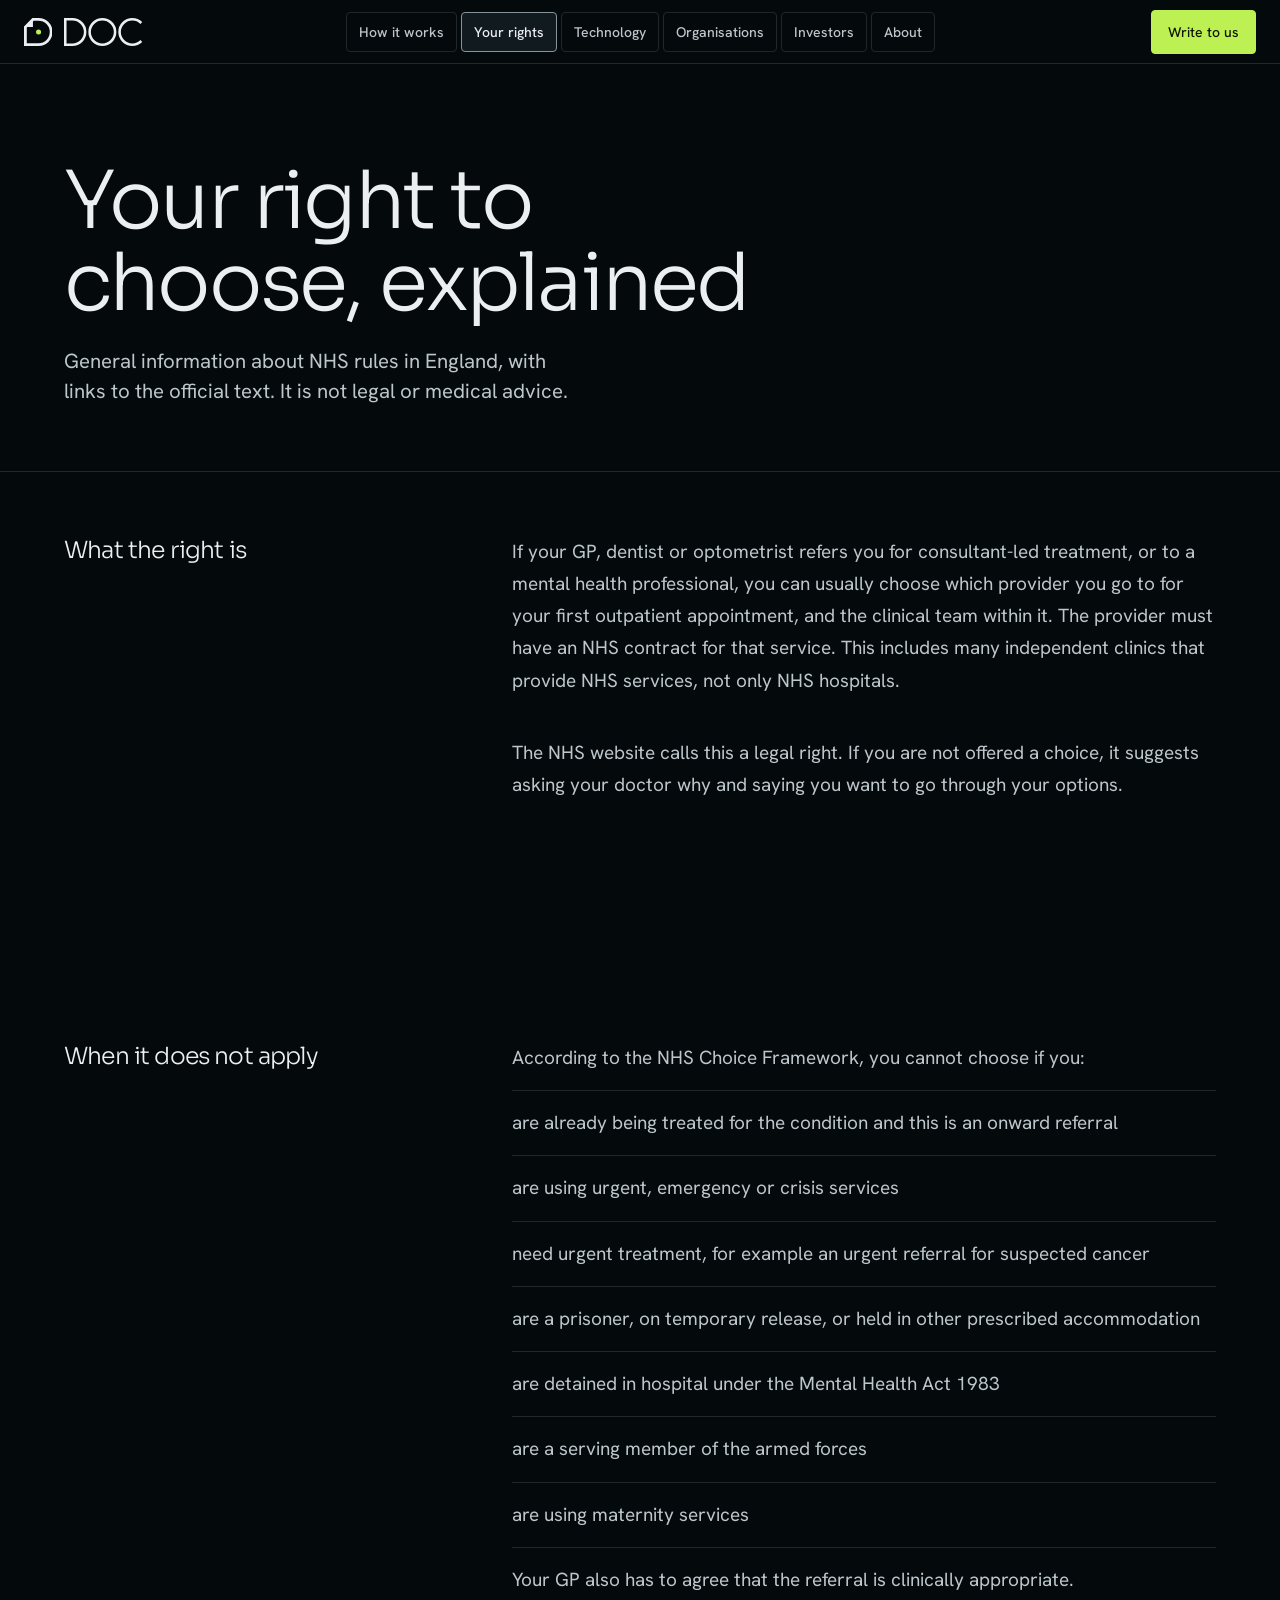
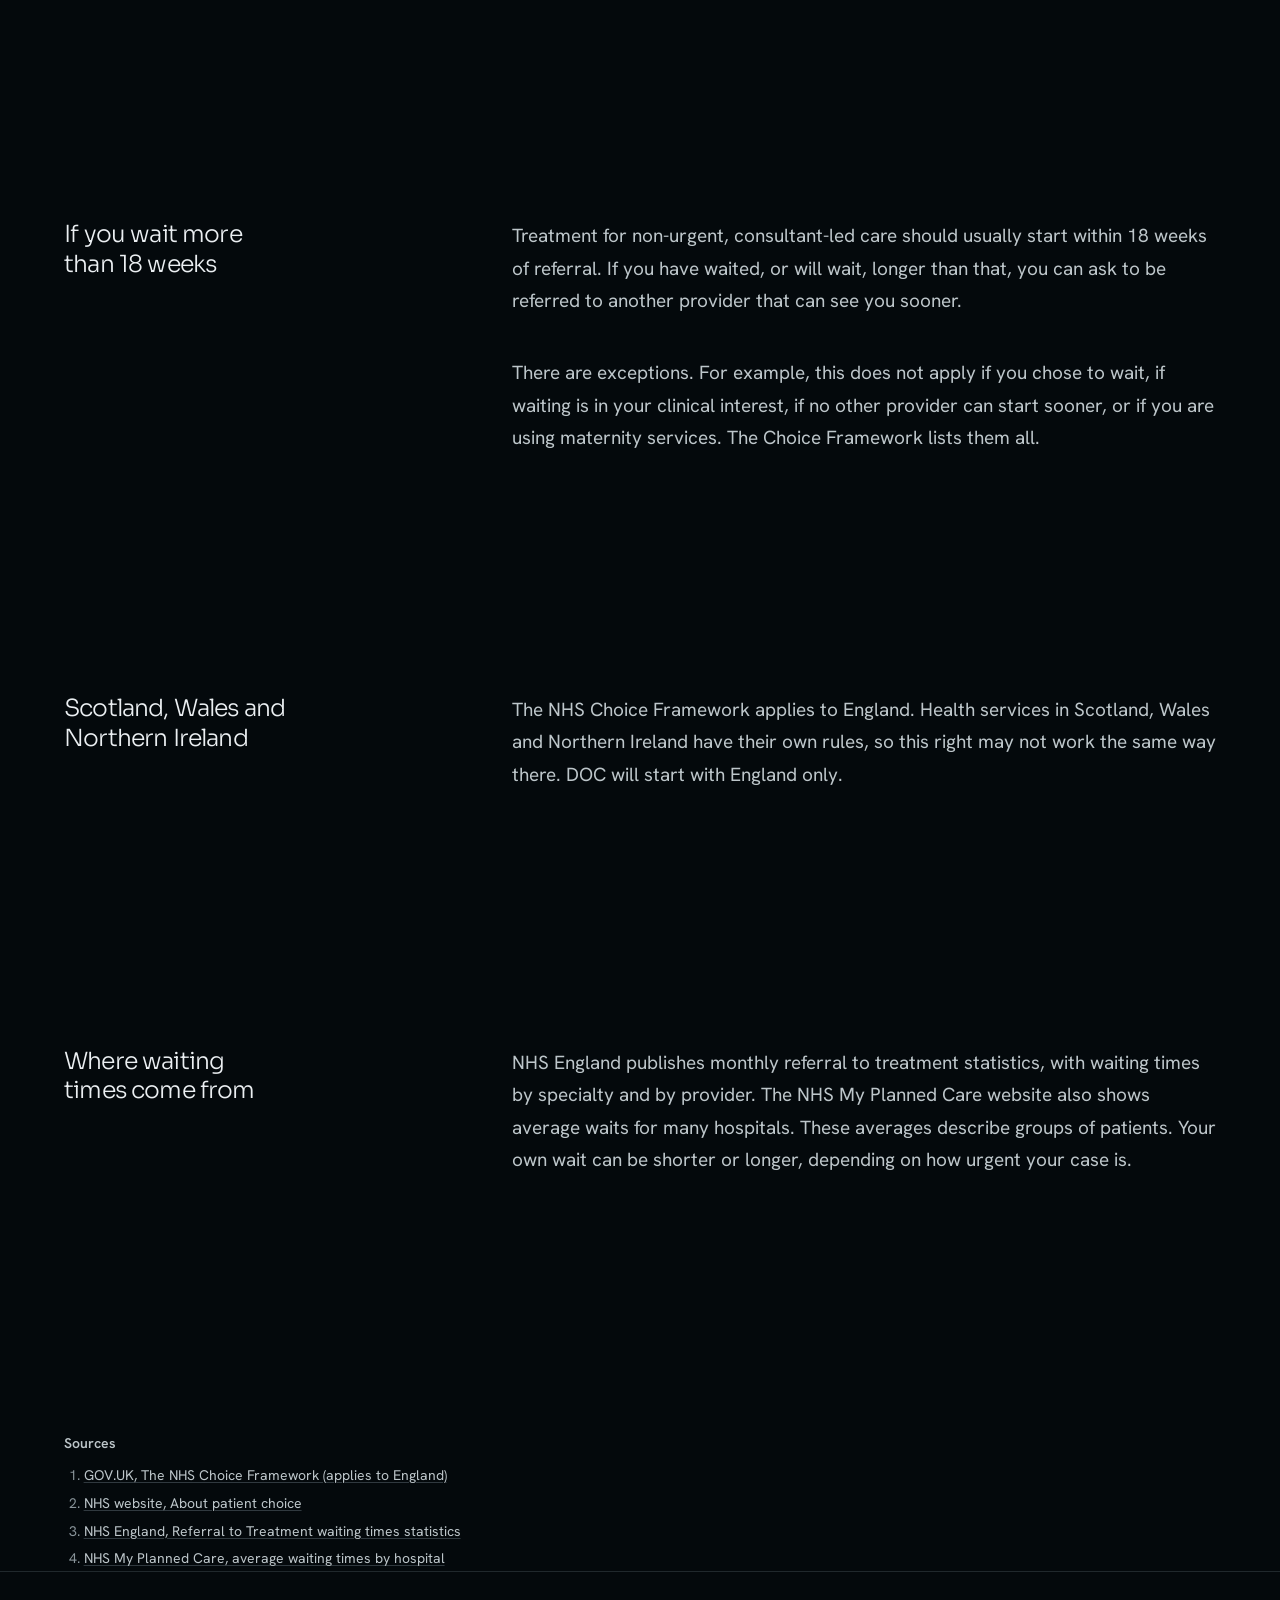
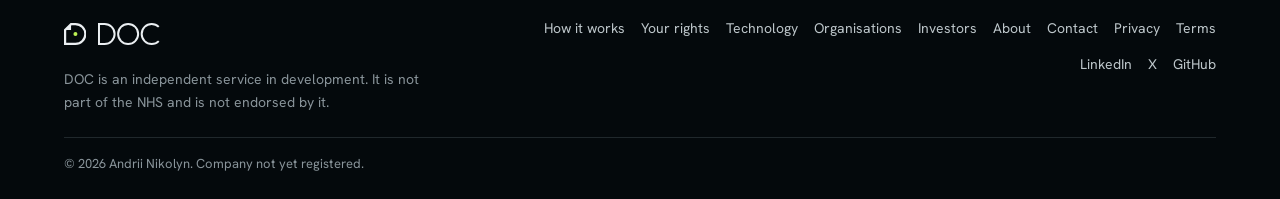
<file: your-rights/index.html>
<!doctype html>
<html lang="en-GB">
<head>
<meta charset="utf-8">
<meta name="viewport" content="width=device-width, initial-scale=1">
<title>Your NHS right to choose in England, explained | DOC</title>
<meta name="description" content="When you can choose your hospital or clinic for an NHS referral in England, the exceptions, and what to do after 18 weeks. With official sources.">
<link rel="canonical" href="https://doc.uk.com/your-rights/">
<link rel="alternate" hreflang="en" href="https://doc.uk.com/your-rights/">
<link rel="alternate" hreflang="x-default" href="https://doc.uk.com/your-rights/">
<meta name="theme-color" content="#0b1114">
<meta name="color-scheme" content="dark">
<link rel="icon" href="../favicon.ico" sizes="32x32">
<link rel="icon" href="../favicon.svg" type="image/svg+xml">
<link rel="apple-touch-icon" href="../apple-touch-icon.png">
<link rel="manifest" href="../site.webmanifest">
<meta property="og:type" content="website">
<meta property="og:site_name" content="DOC">
<meta property="og:locale" content="en_GB">
<meta property="og:title" content="Your NHS right to choose, explained">
<meta property="og:description" content="When you can choose your hospital or clinic for an NHS referral in England, the exceptions, and what to do after 18 weeks. With official sources.">
<meta property="og:url" content="https://doc.uk.com/your-rights/">
<meta property="og:image" content="https://doc.uk.com/assets/og/rights.png">
<meta property="og:image:width" content="1200">
<meta property="og:image:height" content="630">
<meta property="og:image:alt" content="DOC logo and the words: Your NHS right to choose, explained">
<meta name="twitter:card" content="summary_large_image">
<link rel="preload" href="../assets/fonts/sora-latin-300-normal.woff2" as="font" type="font/woff2" crossorigin>
<link rel="preload" href="../assets/fonts/hanken-grotesk-latin-400-normal.woff2" as="font" type="font/woff2" crossorigin>
<link rel="stylesheet" href="../assets/css/site.css">
<script src="../assets/js/main.js" defer></script>
<script type="application/ld+json">{"@context":"https://schema.org","@type":"WebPage","name":"Your NHS right to choose in England, explained","url":"https://doc.uk.com/your-rights/","inLanguage":"en-GB","isPartOf":{"@type":"WebSite","name":"DOC","url":"https://doc.uk.com/"}}</script>
</head>
<body class="page-rights">
<a class="skip" href="#main">Skip to content</a>
<header class="bar">
  <div class="bar__in">
    <a class="brand " href="../index.html" aria-label="DOC, home"><svg class="brand__sym " viewBox="0 0 100 100" aria-hidden="true" focusable="false"><path d="M32 5H52A43 43 0 0 1 52 95H5V32Z" fill="none" stroke="currentColor" stroke-width="10"/><path d="M5 32 32 5V32Z" fill="currentColor"/><circle class="brand__dot" cx="52" cy="50" r="9"/></svg><svg class="brand__word" viewBox="0 0 282 100" aria-hidden="true" focusable="false"><g fill="none" stroke="currentColor" stroke-width="9"><path d="M4.5 4.5V95.5H30A45.5 45.5 0 0 0 30 4.5Z"/><circle cx="137" cy="50" r="45.5"/><path d="M276.2 17.8A45.5 45.5 0 1 0 276.2 82.2"/></g></svg></a>
    <nav class="nav" aria-label="Site sections">
      <ul class="nav__list">
        <li><a href="../how-it-works/index.html">How it works</a></li>
        <li><a href="../your-rights/index.html" aria-current="page">Your rights</a></li>
        <li><a href="../technology/index.html">Technology</a></li>
        <li><a href="../organisations/index.html">Organisations</a></li>
        <li><a href="../investors/index.html">Investors</a></li>
        <li><a href="../about/index.html">About</a></li>
      </ul>
      <div class="nav__mobile">
        <button class="nav__toggle" type="button" data-dropdown aria-expanded="false" aria-controls="nav-panel"><span>Your rights</span><svg viewBox="0 0 16 16" width="16" height="16" aria-hidden="true" focusable="false"><path d="M3.5 6 8 10.5 12.5 6" fill="none" stroke="currentColor" stroke-width="1.5"/></svg><span class="visually-hidden">, open the list of site sections</span></button>
        <ul class="menu nav__panel" id="nav-panel" hidden>
          <li><a href="../index.html">Home</a></li>
          <li><a href="../how-it-works/index.html">How it works</a></li>
          <li><a href="../your-rights/index.html" aria-current="page">Your rights</a></li>
          <li><a href="../technology/index.html">Technology</a></li>
          <li><a href="../organisations/index.html">Organisations</a></li>
          <li><a href="../investors/index.html">Investors</a></li>
          <li><a href="../about/index.html">About</a></li>
          <li><a href="../contact/index.html">Contact</a></li>
        </ul>
      </div>
    </nav>
    <div class="tools">
      <a class="btn btn--sm" href="../contact/index.html">Write to us</a>
    </div>
  </div>
</header>
<main id="main">

<header class="pagehead"><div class="container"><h1>Your right to choose, explained</h1><p class="lead">General information about NHS rules in England, with links to the official text. It is not legal or medical advice.</p></div></header>
<div class="container DOC doc--prose">
  <section aria-labelledby="r1">
    <h2 id="r1">What the right is</h2>
    <p>If your GP, dentist or optometrist refers you for consultant-led treatment, or to a mental health professional, you can usually choose which provider you go to for your first outpatient appointment, and the clinical team within it. The provider must have an NHS contract for that service. This includes many independent clinics that provide NHS services, not only NHS hospitals.</p>
    <p>The NHS website calls this a legal right. If you are not offered a choice, it suggests asking your doctor why and saying you want to go through your options.</p>
  </section>
  <section aria-labelledby="r2">
    <h2 id="r2">When it does not apply</h2>
    <p>According to the NHS Choice Framework, you cannot choose if you:</p>
    <ul class="rowlist">
      <li>are already being treated for the condition and this is an onward referral</li>
      <li>are using urgent, emergency or crisis services</li>
      <li>need urgent treatment, for example an urgent referral for suspected cancer</li>
      <li>are a prisoner, on temporary release, or held in other prescribed accommodation</li>
      <li>are detained in hospital under the Mental Health Act 1983</li>
      <li>are a serving member of the armed forces</li>
      <li>are using maternity services</li>
    </ul>
    <p>Your GP also has to agree that the referral is clinically appropriate.</p>
  </section>
  <section aria-labelledby="r3">
    <h2 id="r3">If you wait more than 18 weeks</h2>
    <p>Treatment for non-urgent, consultant-led care should usually start within 18 weeks of referral. If you have waited, or will wait, longer than that, you can ask to be referred to another provider that can see you sooner.</p>
    <p>There are exceptions. For example, this does not apply if you chose to wait, if waiting is in your clinical interest, if no other provider can start sooner, or if you are using maternity services. The Choice Framework lists them all.</p>
  </section>
  <section aria-labelledby="r4">
    <h2 id="r4">Scotland, Wales and Northern Ireland</h2>
    <p>The NHS Choice Framework applies to England. Health services in Scotland, Wales and Northern Ireland have their own rules, so this right may not work the same way there. DOC will start with England only.</p>
  </section>
  <section aria-labelledby="r5">
    <h2 id="r5">Where waiting times come from</h2>
    <p>NHS England publishes monthly referral to treatment statistics, with waiting times by specialty and by provider. The NHS My Planned Care website also shows average waits for many hospitals. These averages describe groups of patients. Your own wait can be shorter or longer, depending on how urgent your case is.</p>
  </section>
  <div class="sources"><p class="sources__head">Sources</p><ol><li><a href="https://www.gov.uk/government/publications/the-nhs-choice-framework/the-nhs-choice-framework-what-choices-are-available-to-me-in-the-nhs" rel="noopener" target="_blank">GOV.UK, The NHS Choice Framework (applies to England)</a></li><li><a href="https://www.nhs.uk/choices/Pages/Aboutpatientchoice.aspx" rel="noopener" target="_blank">NHS website, About patient choice</a></li><li><a href="https://www.england.nhs.uk/statistics/statistical-work-areas/rtt-waiting-times/" rel="noopener" target="_blank">NHS England, Referral to Treatment waiting times statistics</a></li><li><a href="https://myplannedcare.nhs.uk/" rel="noopener" target="_blank">NHS My Planned Care, average waiting times by hospital</a></li></ol></div>
</div>
</main>
<footer class="foot">
  <div class="container foot__in">
    <div><a class="brand brand--foot" href="../index.html" aria-label="DOC, home"><svg class="brand__sym " viewBox="0 0 100 100" aria-hidden="true" focusable="false"><path d="M32 5H52A43 43 0 0 1 52 95H5V32Z" fill="none" stroke="currentColor" stroke-width="10"/><path d="M5 32 32 5V32Z" fill="currentColor"/><circle class="brand__dot" cx="52" cy="50" r="9"/></svg><svg class="brand__word" viewBox="0 0 282 100" aria-hidden="true" focusable="false"><g fill="none" stroke="currentColor" stroke-width="9"><path d="M4.5 4.5V95.5H30A45.5 45.5 0 0 0 30 4.5Z"/><circle cx="137" cy="50" r="45.5"/><path d="M276.2 17.8A45.5 45.5 0 1 0 276.2 82.2"/></g></svg></a><p class="foot__line">DOC is an independent service in development. It is not part of the NHS and is not endorsed by it.</p></div>
    <ul class="foot__links"><li><a href="../how-it-works/index.html">How it works</a></li><li><a href="../your-rights/index.html">Your rights</a></li><li><a href="../technology/index.html">Technology</a></li><li><a href="../organisations/index.html">Organisations</a></li><li><a href="../investors/index.html">Investors</a></li><li><a href="../about/index.html">About</a></li><li><a href="../contact/index.html">Contact</a></li><li><a href="../privacy/index.html">Privacy</a></li><li><a href="../terms/index.html">Terms</a></li><li><a href="https://linkedin.com/company/docukcom" rel="noopener" target="_blank">LinkedIn</a></li><li><a href="https://x.com/docuk_com" rel="noopener" target="_blank">X</a></li><li><a href="https://github.com/docukcom" rel="noopener" target="_blank">GitHub</a></li></ul>
    <p class="foot__owner">© 2026 Andrii Nikolyn. Company not yet registered.</p>
  </div>
</footer>
</body>
</html>
</file>
<file: assets/css/site.css>
/* Hallmark · shape: Narrative Workflow · genre: modern-minimal · theme: Vantage (deal manual, after 3 deals collided with the registry; fonts swapped to Sora over Hanken Grotesk, square 4px controls) · job: join · draw: ec2782
 * hero: Poster (brief asks a full-screen animation) · nav: centred bar of framed buttons, dropdown with the current section under 1240px · footer: compact statement · imagery: the product's data drawn as a point cloud, no photographs · signature: waiting lists as columns of points on a turning field, the shortest one found in lime · vantage: terrain/steel
 * axes: dark/grotesk-sans/chromatic-lime · posture: restrained · contrast: pass · fold: pass · v2.0.0 */
/* Hallmark · pre-emit critique: P4 H4 E4 S4 R5 V5 · weakest: P, a calm service page could drift into reassurance; the hero argues the slogan and every figure carries its source */
/* Hallmark · waive 66 · a.next arrow button under each home screen, focusable, scrolls to the next section · the doc brief asks for this arrow on every main screen */
/* Hallmark · waive 78 · the reading pages (your rights, privacy, terms, contact) set h2 at title size beside the text · these are long legal and rights documents, read in order */
/* Hallmark · waive 77 · short rows on about, privacy and terms are single legal facts in a two-column document · the privacy and terms pages are a document of short legal sections */
/* Hallmark · waive 49b · source links on the rights page are full official document titles · each source link names the official NHS rules document it cites */
@import url("./tokens.css");
@import url("./base.css");

@font-face { font-family: "Sora"; font-style: normal; font-weight: 300; font-display: swap; src: url("../fonts/sora-latin-300-normal.woff2") format("woff2"); unicode-range: U+0000-00FF, U+0131, U+0152-0153, U+02BB-02BC, U+02C6, U+02DA, U+02DC, U+2000-206F, U+20AC, U+2122, U+2191, U+2193, U+2212, U+2215, U+FEFF, U+FFFD; }
@font-face { font-family: "Sora"; font-style: normal; font-weight: 300; font-display: swap; src: url("../fonts/sora-latin-ext-300-normal.woff2") format("woff2"); unicode-range: U+0100-02AF, U+0304, U+0308, U+0329, U+1E00-1E9F, U+1EF2-1EFF, U+2020, U+20A0-20AB, U+20AD-20C0, U+2113, U+2C60-2C7F, U+A720-A7FF; }
@font-face { font-family: "Sora"; font-style: normal; font-weight: 400; font-display: swap; src: url("../fonts/sora-latin-400-normal.woff2") format("woff2"); unicode-range: U+0000-00FF, U+0131, U+0152-0153, U+02BB-02BC, U+02C6, U+02DA, U+02DC, U+2000-206F, U+20AC, U+2122, U+2191, U+2193, U+2212, U+2215, U+FEFF, U+FFFD; }
@font-face { font-family: "Sora"; font-style: normal; font-weight: 400; font-display: swap; src: url("../fonts/sora-latin-ext-400-normal.woff2") format("woff2"); unicode-range: U+0100-02AF, U+0304, U+0308, U+0329, U+1E00-1E9F, U+1EF2-1EFF, U+2020, U+20A0-20AB, U+20AD-20C0, U+2113, U+2C60-2C7F, U+A720-A7FF; }
@font-face { font-family: "Hanken Grotesk"; font-style: normal; font-weight: 400; font-display: swap; src: url("../fonts/hanken-grotesk-latin-400-normal.woff2") format("woff2"); unicode-range: U+0000-00FF, U+0131, U+0152-0153, U+02BB-02BC, U+02C6, U+02DA, U+02DC, U+2000-206F, U+20AC, U+2122, U+2191, U+2193, U+2212, U+2215, U+FEFF, U+FFFD; }
@font-face { font-family: "Hanken Grotesk"; font-style: normal; font-weight: 400; font-display: swap; src: url("../fonts/hanken-grotesk-latin-ext-400-normal.woff2") format("woff2"); unicode-range: U+0100-02AF, U+0304, U+0308, U+0329, U+1E00-1E9F, U+1EF2-1EFF, U+2020, U+20A0-20AB, U+20AD-20C0, U+2113, U+2C60-2C7F, U+A720-A7FF; }
@font-face { font-family: "Hanken Grotesk"; font-style: normal; font-weight: 500; font-display: swap; src: url("../fonts/hanken-grotesk-latin-500-normal.woff2") format("woff2"); unicode-range: U+0000-00FF, U+0131, U+0152-0153, U+02BB-02BC, U+02C6, U+02DA, U+02DC, U+2000-206F, U+20AC, U+2122, U+2191, U+2193, U+2212, U+2215, U+FEFF, U+FFFD; }
@font-face { font-family: "Hanken Grotesk"; font-style: normal; font-weight: 600; font-display: swap; src: url("../fonts/hanken-grotesk-latin-600-normal.woff2") format("woff2"); unicode-range: U+0000-00FF, U+0131, U+0152-0153, U+02BB-02BC, U+02C6, U+02DA, U+02DC, U+2000-206F, U+20AC, U+2122, U+2191, U+2193, U+2212, U+2215, U+FEFF, U+FFFD; }

:root { --bar-h: 64px; --container: 1360px; }
@media (max-width: 40rem) { :root { --bar-h: 56px; } }

body { font-size: 1.0625rem; line-height: 1.6; color: var(--color-ink-2); }
h1, h2, h3 { color: var(--color-ink); }
h1 { line-height: 1.02; }
h3 { font-weight: 400; letter-spacing: -0.01em; }
strong { color: var(--color-ink); font-weight: 600; }
.muted { color: var(--color-muted); font-size: var(--text-sm); }
.lead { color: var(--color-ink-2); text-wrap: balance; }
main { display: block; }

/* skip link */
.skip { position: absolute; left: var(--space-md); top: calc(-1 * var(--space-3xl)); z-index: var(--z-toast); padding: var(--space-xs) var(--space-md); background: var(--color-ink); color: var(--color-paper); border-radius: var(--radius-card); }
.skip:focus-visible { top: var(--space-xs); }

/* ------------------------------------------------ buttons */
.btn { display: inline-flex; align-items: center; justify-content: center; gap: var(--space-xs); min-height: 48px; padding: 0 var(--space-lg); border: 1px solid var(--color-accent); border-radius: var(--radius-card); background: var(--color-accent); color: var(--color-accent-ink); font: 500 var(--text-md)/1 var(--font-body); white-space: nowrap; text-decoration: none; cursor: pointer; transition: background-color var(--dur-short) var(--ease-out), border-color var(--dur-short) var(--ease-out), color var(--dur-short) var(--ease-out), transform var(--dur-micro) var(--ease-out); }
.btn:hover { background: var(--color-accent-hi); border-color: var(--color-accent-hi); }
.btn:active { transform: translateY(1px); }
.btn:focus-visible { outline: 2px solid var(--color-focus); outline-offset: 3px; }
.btn:disabled, .btn[aria-disabled="true"] { opacity: 0.55; cursor: not-allowed; transform: none; }
.btn--line { background: transparent; color: var(--color-ink); border-color: var(--color-rule-2); }
.btn--line:hover { background: var(--color-paper-2); border-color: var(--color-muted); }
.btn--sm { min-height: 44px; padding: 0 var(--space-md); font-size: var(--text-sm); }
@media (prefers-reduced-motion: reduce) { .btn { transition: background-color var(--dur-short) linear; } .btn:active { transform: none; } }
.actions { display: flex; flex-wrap: wrap; gap: var(--space-sm); }
.link { display: inline-block; color: var(--color-ink); text-decoration: underline; text-decoration-color: var(--color-rule-2); text-underline-offset: 0.25em; transition: text-decoration-color var(--dur-short) var(--ease-out); }
.link:hover { text-decoration-color: var(--color-accent); }
a:focus-visible { outline: 2px solid var(--color-focus); outline-offset: 3px; border-radius: 2px; }

/* corner ticks, the theme's frame */
.ticks { position: relative; }
.ticks::before { content: ""; position: absolute; inset: 0; pointer-events: none; border: var(--rule-hair) solid var(--color-rule-2); -webkit-mask: conic-gradient(at var(--tick) var(--tick), transparent 75%, var(--color-ink) 0) 0 0 / calc(100% - var(--tick)) calc(100% - var(--tick)); mask: conic-gradient(at var(--tick) var(--tick), transparent 75%, var(--color-ink) 0) 0 0 / calc(100% - var(--tick)) calc(100% - var(--tick)); }

/* ------------------------------------------------ header bar */
.bar { position: fixed; inset: 0 0 auto 0; z-index: var(--z-sticky-nav); height: var(--bar-h); background: var(--color-paper); border-bottom: var(--rule-hair) solid var(--color-rule); }
.bar__in { height: 100%; display: grid; grid-template-columns: minmax(0, 1fr) auto minmax(0, 1fr); align-items: center; gap: var(--space-md); max-width: var(--container); margin-inline: auto; padding-inline: var(--space-lg); }
.brand { display: inline-flex; align-items: center; gap: var(--space-sm); justify-self: start; color: var(--color-ink); text-decoration: none; min-height: 44px; }
.brand svg { height: 28px; width: auto; }
.brand__word { height: 22px; }
.brand__dot { fill: var(--color-accent); }
.brand:hover .brand__dot { fill: var(--color-accent-hi); }
.brand:focus-visible { outline: 2px solid var(--color-focus); outline-offset: 4px; border-radius: 2px; }
.tools { justify-self: end; display: flex; align-items: center; gap: var(--space-xs); }
.nav { position: relative; }
.nav__list { display: flex; gap: var(--space-2xs); margin: 0; padding: 0; list-style: none; }
.nav__list a, .nav__toggle { display: inline-flex; align-items: center; gap: var(--space-2xs); min-height: 40px; padding: 0 var(--space-sm); border: 1px solid var(--color-rule); border-radius: var(--radius-card); background: transparent; color: var(--color-ink-2); font: 500 var(--text-sm)/1 var(--font-body); white-space: nowrap; text-decoration: none; cursor: pointer; transition: background-color var(--dur-short) var(--ease-out), border-color var(--dur-short) var(--ease-out), color var(--dur-short) var(--ease-out); }
.nav__list a:hover, .nav__toggle:hover:hover { background: var(--color-paper-2); border-color: var(--color-rule-2); color: var(--color-ink); }
.nav__list a[aria-current="page"] { background: var(--color-paper-3); border-color: var(--color-muted); color: var(--color-ink); }
.nav__list a:active, .nav__toggle:active:active { transform: translateY(1px); }
.nav__list a:focus-visible, .nav__toggle:focus-visible:focus-visible { outline: 2px solid var(--color-focus); outline-offset: 2px; }
.nav__toggle svg svg { transition: transform var(--dur-short) var(--ease-out); }
.nav__toggle[aria-expanded="true"] svg[aria-expanded="true"] svg { transform: rotate(180deg); }
.nav__mobile { display: none; }
.menu { position: absolute; top: calc(100% + var(--space-xs)); z-index: var(--z-dropdown); margin: 0; padding: var(--space-2xs); list-style: none; background: var(--color-paper-2); border: 1px solid var(--color-rule-2); border-radius: var(--radius-card); }
.menu a { display: flex; align-items: center; min-height: 44px; padding: 0 var(--space-md); border-radius: 2px; color: var(--color-ink-2); text-decoration: none; white-space: nowrap; }
.menu a:hover { background: var(--color-paper-3); color: var(--color-ink); }
.menu a[aria-current] { color: var(--color-ink); background: var(--color-paper-3); box-shadow: inset 2px 0 0 var(--color-accent); }
.menu a:focus-visible { outline: 2px solid var(--color-focus); outline-offset: -2px; }
.nav__panel { left: 50%; transform: translateX(-50%); min-width: 240px; }
@media (prefers-reduced-motion: reduce) { .nav__toggle svg svg { transition: none; } }

@media (max-width: 77.5rem) {
  .nav__list { display: none; }
  .nav__mobile { display: block; }
}
@media (max-width: 40rem) {
  .bar__in { padding-inline: var(--space-sm); gap: var(--space-xs); grid-template-columns: auto minmax(0, 1fr) auto; }
  .brand__word { display: none; }
  .nav { justify-self: center; }
  .nav__toggle { padding: 0 var(--space-xs); max-width: 44vw; }
  .nav__toggle span { overflow: hidden; text-overflow: ellipsis; }
  .tools .btn--sm { padding: 0 var(--space-sm); }
  .nav__panel { position: fixed; top: calc(var(--bar-h) + var(--space-2xs)); left: var(--space-sm); right: var(--space-sm); transform: none; min-width: 0; }
}
@media (max-width: 22.5rem) { .tools .btn--sm { font-size: var(--text-xs); padding: 0 var(--space-xs); } .nav__toggle { font-size: var(--text-xs); } }

/* ------------------------------------------------ home: hero */
.hero { position: relative; min-height: 100svh; display: grid; align-items: end; padding: calc(var(--bar-h) + var(--space-2xl)) 0 var(--space-3xl); isolation: isolate; }
.hero__field { position: absolute; inset: 0; z-index: -1; }
.hero__canvas { position: absolute; inset: 0; width: 100%; height: 100%; display: block; }
.hero__field::after { content: ""; position: absolute; inset: 0; pointer-events: none; background: linear-gradient(90deg, var(--color-paper) 0%, color-mix(in oklab, var(--color-paper) 70%, transparent) 34%, transparent 60%), linear-gradient(0deg, var(--color-paper) 0%, transparent 30%); }
.hero__inner { position: relative; }
.hero__title { font-size: clamp(2.6rem, 6.4vw, 6.25rem); max-width: 14ch; font-weight: 300; }
.hero__title span { display: block; }
.hero__lead { margin-top: var(--space-lg); max-width: 40ch; }
.hero .actions { margin-top: var(--space-xl); }
@media (max-width: 60rem) {
  .hero { align-items: end; padding-bottom: var(--space-3xl); }
  .hero__field::after { background: linear-gradient(0deg, var(--color-paper) 0%, color-mix(in oklab, var(--color-paper) 80%, transparent) 48%, transparent 75%); }
}

/* next-screen arrow */
.next { position: absolute; left: 50%; bottom: var(--space-md); transform: translateX(-50%); display: grid; place-items: center; width: 48px; height: 48px; border: 1px solid var(--color-rule-2); border-radius: var(--radius-card); color: var(--color-ink-2); background: var(--color-paper); transition: border-color var(--dur-short) var(--ease-out), color var(--dur-short) var(--ease-out); }
.next:hover { border-color: var(--color-accent); color: var(--color-ink); }
.next:focus-visible { outline: 2px solid var(--color-focus); outline-offset: 3px; }

/* ------------------------------------------------ home: screens */
.screen { position: relative; min-height: 100svh; display: grid; align-content: center; padding: calc(var(--bar-h) + var(--space-2xl)) 0 calc(var(--space-3xl) + var(--space-md)); border-top: var(--rule-hair) solid var(--color-rule); }
.screen--band { background: var(--color-paper-2); }
.split-head { display: grid; grid-template-columns: minmax(0, 6fr) minmax(0, 5fr); gap: var(--space-xl) var(--gap-columns); align-items: end; }
.split-head h2 { max-width: 16ch; }
.split-head .lead { justify-self: end; max-width: 46ch; }
@media (max-width: 60rem) { .split-head { grid-template-columns: minmax(0, 1fr); gap: var(--space-md); } .split-head .lead { justify-self: start; } }

.figures { list-style: none; padding: 0; display: grid; grid-template-columns: repeat(3, minmax(0, 1fr)); margin: var(--space-2xl) 0 0; }
.figures > li { display: flex; flex-direction: column; padding: var(--space-lg) var(--space-lg) var(--space-md); border-left: var(--rule-hair) solid var(--color-rule); }
.figures > li:first-child { padding-left: 0; border-left: 0; }
.figures__t, .figures .cite { margin: 0; }
.figures__t { margin-top: var(--space-md); }
.figures .cite { margin-top: var(--space-sm); }
.figures__n { margin: 0; font: 300 clamp(3.5rem, 6vw, 6rem)/1 var(--font-display); letter-spacing: -0.04em; color: var(--color-ink); }
.figures .u { margin-left: 0.18em; font-size: 0.32em; letter-spacing: 0; color: var(--color-muted); }
.figures__t { margin-top: var(--space-md); max-width: 30ch; color: var(--color-ink-2); }
.figures .cite { margin-top: var(--space-sm); font-size: var(--text-sm); color: var(--color-muted); }
.figures .cite a, .aside a, .sources a, .note a, .quote-card__by a, .rowlist a { color: var(--color-ink-2); text-decoration-color: var(--color-rule-2); }
.figures .cite a:hover, .aside a:hover, .sources a:hover, .note a:hover, .quote-card__by a:hover, .rowlist a:hover { text-decoration-color: var(--color-accent); }
.aside { margin-top: var(--space-xl); max-width: none; padding-top: var(--space-lg); border-top: var(--rule-hair) solid var(--color-rule); }
@media (max-width: 60rem) { .figures { grid-template-columns: minmax(0, 1fr); } .figures > li { padding: var(--space-lg) 0; border-left: 0; border-top: var(--rule-hair) solid var(--color-rule); } .figures > li:first-child { border-top: 0; padding-top: 0; } }

.rows-layout { display: grid; grid-template-columns: minmax(0, 4fr) minmax(0, 8fr); gap: var(--space-xl) var(--space-3xl); align-items: start; }
.rows-layout__head { display: grid; gap: var(--space-lg); justify-items: start; }
.steps { margin: 0; padding: 0; list-style: none; counter-reset: step; border-top: var(--rule-hair) solid var(--color-rule); }
.steps li { counter-increment: step; display: grid; grid-template-columns: 3rem minmax(0, 15rem) minmax(0, 1fr); gap: var(--space-md); align-items: baseline; padding: var(--space-md) 0; border-bottom: var(--rule-hair) solid var(--color-rule); }
.steps li::before { content: counter(step); font: 300 var(--text-xl)/1 var(--font-display); color: var(--color-muted); font-variant-numeric: tabular-nums; }
.steps h3 { font-size: var(--text-title); }
.steps p { color: var(--color-ink-2); }
@media (max-width: 60rem) { .rows-layout { grid-template-columns: minmax(0, 1fr); } }
@media (max-width: 40rem) { .steps li { grid-template-columns: 2rem minmax(0, 1fr); gap: var(--space-2xs) var(--space-sm); } .steps li p { grid-column: 2; } }

.split { display: grid; grid-template-columns: minmax(0, 7fr) minmax(0, 5fr); gap: var(--space-xl) var(--space-3xl); align-items: center; }
.split__text { display: grid; gap: var(--space-lg); justify-items: start; }
.split__text h2 { max-width: 18ch; }
.quote-card { display: grid; gap: var(--space-lg); align-content: center; min-height: 360px; padding: var(--space-2xl) var(--space-xl); background: var(--color-paper-2); border-radius: var(--radius-card); }
.quote-card__text { font: 300 clamp(1.9rem, 3vw, 2.75rem)/1.15 var(--font-display); letter-spacing: -0.025em; color: var(--color-ink); }
.quote-card__note { color: var(--color-ink-2); max-width: 36ch; }
.quote-card__by { font-size: var(--text-sm); color: var(--color-muted); }
@media (max-width: 60rem) { .split { grid-template-columns: minmax(0, 1fr); } .quote-card { min-height: 0; padding: var(--space-xl) var(--space-lg); } }

.compare { display: grid; grid-template-columns: repeat(2, minmax(0, 1fr)); gap: var(--gap-columns); margin: var(--space-2xl) 0 var(--space-xl); }
.compare__col { padding: var(--space-xl); background: var(--color-paper-2); border-radius: var(--radius-card); border: var(--rule-hair) solid var(--color-rule); }
.compare__col--no { background: transparent; }
.compare__col h3 { margin-bottom: var(--space-md); }
.ticklist, .crosslist { margin: 0; padding: 0; list-style: none; }
.ticklist li, .crosslist li { position: relative; padding: var(--space-sm) 0 var(--space-sm) var(--space-xl); border-top: var(--rule-hair) solid var(--color-rule); }
.ticklist li::before { content: ""; position: absolute; left: 4px; top: calc(var(--space-sm) + 0.5em); width: 8px; height: 8px; border-radius: 50%; background: var(--color-accent); }
.crosslist li::before { content: ""; position: absolute; left: 3px; top: calc(var(--space-sm) + 0.72em); width: 11px; height: 1.5px; background: var(--color-muted); }
@media (max-width: 60rem) { .compare { grid-template-columns: minmax(0, 1fr); } .compare__col { padding: var(--space-lg); } }

.close { display: grid; gap: var(--space-lg); justify-items: start; }
.close__title { font-size: clamp(2.4rem, 5vw, 4.5rem); max-width: 18ch; }
.close .lead { max-width: 52ch; }
.close .actions { margin-top: var(--space-md); }

/* ------------------------------------------------ inner pages */
.pagehead { padding: calc(var(--bar-h) + var(--space-3xl)) 0 var(--space-2xl); border-bottom: var(--rule-hair) solid var(--color-rule); }
.pagehead h1 { font-size: var(--text-display); font-weight: 300; max-width: 18ch; }
.pagehead .lead { margin-top: var(--space-lg); max-width: 58ch; }
.doc { padding-top: var(--space-2xl); padding-bottom: var(--section-gap-s); }
.doc > section, .doc > .techrow { padding: var(--space-4xl) 0; border-bottom: var(--rule-hair) solid var(--color-rule); }
.doc > section:first-child { padding-top: 0; }
.doc--prose > section { padding: var(--space-2xl) 0 !important; display: grid; grid-template-columns: minmax(0, 4fr) minmax(0, 8fr); gap: var(--space-md) var(--space-3xl); }
.doc--prose > section > :not(h2) { grid-column: 2; }
.doc--prose > section > h2 { grid-row: 1 / span 9; font-size: var(--text-title); line-height: 1.25; max-width: 18ch; }
.doc--prose p + p { margin-top: var(--space-lg); }
.doc--prose { font-size: 1.1875rem; line-height: 1.7; }
.doc--prose .rowlist li { padding: var(--space-md) 0; }
.nowrap { white-space: nowrap; }
@media (max-width: 60rem) { .doc--prose > section { grid-template-columns: minmax(0, 1fr); } .doc--prose > section > :not(h2), .doc--prose > section > h2 { grid-column: 1; grid-row: auto; } }

.rowlist { margin: 0; padding: 0; list-style: none; border-top: var(--rule-hair) solid var(--color-rule); }
.rowlist li { padding: var(--space-sm) 0; border-bottom: var(--rule-hair) solid var(--color-rule); }
.rowlist--split li { display: block; }

.sources { margin-top: var(--space-2xl); font-size: var(--text-sm); color: var(--color-muted); }
.sources__head { font-weight: 600; color: var(--color-ink-2); margin-bottom: var(--space-xs); }
.sources ol { margin: 0; padding-left: 1.4em; display: grid; gap: var(--space-2xs); }
.sources a { overflow-wrap: anywhere; }

.stages { margin: 0; padding: 0; list-style: none; }
.stages > li { display: grid; grid-template-columns: minmax(0, 5fr) minmax(0, 7fr); gap: var(--space-lg) var(--space-3xl); padding: var(--space-4xl) 0; border-bottom: var(--rule-hair) solid var(--color-rule); }
.stages > li:first-child { padding-top: 0; }
.stages h2 { font-size: var(--text-section); max-width: 12ch; }
.stage { display: grid; gap: var(--space-lg); align-content: start; }
.facts { margin: 0; padding: 0; list-style: none; display: flex; flex-wrap: wrap; gap: var(--space-xs); }
.facts li { padding: var(--space-xs) var(--space-sm); border: var(--rule-hair) solid var(--color-rule-2); border-radius: var(--radius-card); font-size: var(--text-sm); color: var(--color-ink-2); }
.letter, .nudge { margin: 0; padding: var(--space-xl); background: var(--color-paper-2); border-radius: var(--radius-card); display: grid; gap: var(--space-sm); }
.letter figcaption, .nudge figcaption { font-size: var(--text-sm); color: var(--color-muted); }
.letter p { color: var(--color-ink); max-width: 60ch; }
.nudge__title { font: 400 var(--text-title)/1.2 var(--font-display); color: var(--color-ink); }
.nudge__title::before { content: ""; display: inline-block; width: 10px; height: 10px; margin-right: var(--space-sm); border-radius: 50%; background: var(--color-accent); vertical-align: 0.1em; }
@media (max-width: 60rem) { .stages > li { grid-template-columns: minmax(0, 1fr); } .letter, .nudge { padding: var(--space-lg); } }

.endcta { display: flex; flex-wrap: wrap; align-items: center; justify-content: space-between; gap: var(--space-lg); margin-top: var(--space-2xl); padding: var(--space-xl); background: var(--color-paper-2); border-radius: var(--radius-card); }
.endcta .lead { max-width: 52ch; color: var(--color-ink); }

.parts { margin: var(--space-xl) 0 0; padding: 0; list-style: none; display: grid; grid-template-columns: repeat(3, minmax(0, 1fr)); gap: var(--gap-columns); counter-reset: part; }
.parts li { counter-increment: part; display: grid; gap: var(--space-sm); align-content: start; padding-top: var(--space-lg); border-top: 2px solid var(--color-rule-2); }
.parts li:first-child { border-top-color: var(--color-accent); }
.parts li::before { content: counter(part); font: 300 var(--text-2xl)/1 var(--font-display); color: var(--color-muted); }
@media (max-width: 60rem) { .parts { grid-template-columns: minmax(0, 1fr); } }
.compare--wide { margin-bottom: var(--space-lg); }
.note { max-width: 72ch; font-size: var(--text-sm); color: var(--color-muted); }
.techrow h2 { max-width: 20ch; }
.techrow > .rowlist { margin-top: var(--space-xl); }

.orgsplit, .invest, .aboutgrid { display: grid; grid-template-columns: minmax(0, 4fr) minmax(0, 8fr); gap: var(--space-lg) var(--space-3xl); }
.orgsplit > div, .invest > div { display: grid; gap: var(--space-md); }
.orgsplit p:not(.lead), .invest p { max-width: 62ch; }
.rule { margin-top: var(--space-2xl); padding: var(--space-2xl) var(--space-xl) !important; border-bottom: 0 !important; display: grid; gap: var(--space-lg); background: var(--color-paper-2); border-radius: var(--radius-card); }
.rule .lead { max-width: 60ch; color: var(--color-ink); }
@media (max-width: 60rem) { .orgsplit, .invest, .aboutgrid { grid-template-columns: minmax(0, 1fr); } }

.person { display: grid; grid-template-columns: auto minmax(0, 1fr); gap: var(--space-xl); align-items: center; padding: var(--space-xl); background: var(--color-paper-2); border-radius: var(--radius-card); }
.person:not(:has(img)) { grid-template-columns: minmax(0, 1fr); }
.person img { width: 180px; height: 240px; object-fit: cover; object-position: 50% 30%; border-radius: var(--radius-card); }
.person__name { font: 300 var(--text-2xl)/1.1 var(--font-display); color: var(--color-ink); }
.person__role { color: var(--color-muted); margin-bottom: var(--space-sm); }
.person__bio { max-width: 38rem; margin-bottom: var(--space-md); color: var(--color-ink-2); }
.follow { list-style: none; padding: 0; margin: 0; display: flex; flex-wrap: wrap; gap: var(--space-sm) var(--space-lg); }
.advisors { display: grid; grid-template-columns: repeat(2, minmax(0, 1fr)); gap: var(--space-lg); }
.person--advisor { grid-template-columns: minmax(0, 1fr); align-items: start; padding: var(--space-lg); }
.person--advisor img { width: 100%; height: auto; aspect-ratio: 3 / 4; object-position: 50% 25%; }
.person--advisor .person__bio { margin-bottom: 0; }
@media (max-width: 52rem) {
  .advisors { grid-template-columns: minmax(0, 1fr); }
  .person--advisor { grid-template-columns: 7.5rem minmax(0, 1fr); gap: var(--space-md); align-items: start; padding: var(--space-md); }
  .person--advisor img { width: 7.5rem; height: 10rem; aspect-ratio: auto; }
  .person--advisor .person__name { font-size: var(--text-xl); }
}
@media (max-width: 40rem) { .person:not(.person--advisor) { grid-template-columns: minmax(0, 1fr); } .person:not(.person--advisor) img { width: 100%; height: auto; aspect-ratio: 3 / 4; } }

/* ------------------------------------------------ contact */
.contact { display: grid; grid-template-columns: minmax(0, 7fr) minmax(0, 5fr); gap: var(--space-2xl) var(--space-3xl); padding-top: var(--space-2xl); padding-bottom: var(--section-gap-s); align-items: start; }
@media (max-width: 60rem) { .contact { grid-template-columns: minmax(0, 1fr); } }
.form { display: grid; gap: var(--space-lg); }
.field { display: grid; gap: var(--space-xs); }
.field label, .field__label { font-weight: 500; color: var(--color-ink); }
.field input[type="text"], .field input[type="email"], .field textarea, .select__button { width: 100%; min-height: 52px; padding: var(--space-sm) var(--space-md); border: 1px solid var(--color-muted); border-radius: var(--radius-input); background: var(--color-paper-2); color: var(--color-ink); font: 400 var(--text-md)/1.4 var(--font-body); outline: 2px solid transparent; outline-offset: 2px; transition: border-color var(--dur-short) var(--ease-out); }
.field textarea { min-height: 160px; resize: vertical; }
.field input::placeholder, .field textarea::placeholder { color: var(--color-muted); }
.field input:hover, .field textarea:hover, .select__button:hover { border-color: var(--color-ink-2); }
.field input:focus-visible, .field textarea:focus-visible, .select__button:focus-visible { outline-color: var(--color-focus); }
.field [aria-invalid="true"] { border-color: var(--color-error); }
.field__error { min-height: 0; font-size: var(--text-sm); color: var(--color-error); }
.field__error:empty { display: none; }
.select { position: relative; }
.select__button { display: flex; align-items: center; justify-content: space-between; gap: var(--space-sm); text-align: left; cursor: pointer; }
.select__button span { overflow-wrap: anywhere; }
.select__button[data-empty] span { color: var(--color-muted); }
.select__button svg { flex: none; transition: transform var(--dur-short) var(--ease-out); }
.select__button[aria-expanded="true"] svg { transform: rotate(180deg); }
.select__list { position: absolute; left: 0; right: 0; top: calc(100% + var(--space-2xs)); z-index: var(--z-dropdown); margin: 0; padding: var(--space-2xs); list-style: none; background: var(--color-paper-3); border: 1px solid var(--color-rule-2); border-radius: var(--radius-card); max-height: 320px; overflow-y: auto; }
.select__list:focus-visible { outline: 2px solid var(--color-focus); outline-offset: 2px; }
.select__list li { display: flex; align-items: center; min-height: 44px; padding: var(--space-xs) var(--space-md); border-radius: 2px; cursor: pointer; color: var(--color-ink-2); }
.select__list li:hover, .select__list li.is-active { background: var(--color-paper-2); color: var(--color-ink); }
.select__list li[aria-selected="true"] { color: var(--color-ink); box-shadow: inset 2px 0 0 var(--color-accent); }
.field--check { grid-template-columns: 24px minmax(0, 1fr); align-items: start; column-gap: var(--space-sm); }
.field--check label { font-weight: 400; color: var(--color-ink-2); }
.field--check .field__error { grid-column: 2; }
.field--check input { appearance: none; -webkit-appearance: none; margin: 0; width: 24px; height: 24px; border: 1px solid var(--color-muted); border-radius: var(--radius-card); background: var(--color-paper-2); cursor: pointer; display: grid; place-items: center; outline: 2px solid transparent; outline-offset: 2px; transition: background-color var(--dur-short) var(--ease-out), border-color var(--dur-short) var(--ease-out); }
.field--check input::after { content: ""; width: 12px; height: 7px; border: 2px solid var(--color-accent-ink); border-top: 0; border-right: 0; transform: rotate(-45deg) translate(1px, -1px); opacity: 0; }
.field--check input:checked { background: var(--color-accent); border-color: var(--color-accent); }
.field--check input:checked::after { opacity: 1; }
.field--check input:focus-visible { outline-color: var(--color-focus); }
.field--check input[aria-invalid="true"] { border-color: var(--color-error); }
.form .btn { justify-self: start; min-width: 200px; }
@media (prefers-reduced-motion: reduce) { .select__button svg { transition: none; } }

.contact__side { display: grid; gap: var(--space-xl); position: sticky; top: calc(var(--bar-h) + var(--space-xl)); }
@media (max-width: 60rem) { .contact__side { position: static; } }
.handoff { display: grid; gap: var(--space-md); padding: var(--space-xl); background: var(--color-paper-2); border-radius: var(--radius-card); }
.handoff:focus-visible { outline: 2px solid var(--color-focus); outline-offset: 3px; }
.handoff__title, .direct__title { font-size: var(--text-title); }
.handoff__text { margin: 0; max-height: 240px; overflow: auto; padding: var(--space-md); border: var(--rule-hair) solid var(--color-rule-2); border-radius: var(--radius-card); background: var(--color-paper); color: var(--color-ink-2); font: 400 var(--text-sm)/1.55 var(--font-body); white-space: pre-wrap; overflow-wrap: anywhere; }
.handoff__status { min-height: 1.5em; font-size: var(--text-sm); color: var(--color-success); }
.direct { display: grid; gap: var(--space-md); justify-items: start; padding: var(--space-xl); border: var(--rule-hair) solid var(--color-rule); border-radius: var(--radius-card); }
.direct__mail { font: 300 clamp(1.125rem, 4.4vw, 1.5625rem)/1.2 var(--font-display); overflow-wrap: anywhere; }
.direct__mail a { color: var(--color-ink); text-decoration-color: var(--color-rule-2); }

/* ------------------------------------------------ footer */
.foot { border-top: var(--rule-hair) solid var(--color-rule); padding: var(--space-xl) 0 var(--space-lg); font-size: var(--text-sm); color: var(--color-muted); }
.foot__in { display: grid; grid-template-columns: minmax(0, 4fr) minmax(0, 8fr); gap: var(--space-lg) var(--space-2xl); align-items: start; }
.foot .brand svg { height: 22px; }
.foot__line { margin-top: var(--space-sm); max-width: 48ch; }
.foot__links { display: flex; flex-wrap: wrap; justify-content: flex-end; gap: var(--space-2xs) var(--space-md); margin: 0; padding: 0; list-style: none; }
.foot__links a { display: inline-flex; align-items: center; min-height: 32px; color: var(--color-ink-2); text-decoration: none; }
.foot__links a:hover { color: var(--color-ink); text-decoration: underline; }
.foot__owner { grid-column: 1 / -1; padding-top: var(--space-md); border-top: var(--rule-hair) solid var(--color-rule); font-size: var(--text-xs); }
@media (max-width: 60rem) { .foot__in { grid-template-columns: minmax(0, 1fr); } .foot__links { justify-content: flex-start; } }

/* 404 */
.page-404 .doc { min-height: 30svh; }

.stages > li:not(:has(.letter, .nudge)) { padding-block: var(--space-2xl); }
.close-field { position: absolute; inset: 0; z-index: 0; pointer-events: none; }
.close-field canvas { position: absolute; inset: 0; width: 100%; height: 100%; }
.close-field::after { content: ""; position: absolute; inset: 0; background: linear-gradient(90deg, var(--color-paper-2) 0%, color-mix(in oklab, var(--color-paper-2) 75%, transparent) 40%, transparent 70%); }
.screen--band .container { position: relative; z-index: 1; }
@media (max-width: 60rem) { .close-field { opacity: 0.4; } }

/* mail notice (shown after any mailto link is used) */
.mailnote { position: fixed; z-index: var(--z-toast); left: var(--space-md); right: var(--space-md); bottom: var(--space-md); max-width: 34rem; margin-inline: auto; display: grid; gap: var(--space-xs); padding: var(--space-md); background: var(--color-paper-2); border: 1px solid var(--color-rule-2); border-radius: var(--radius-card); box-shadow: 0 12px 40px oklch(0% 0 0 / 0.5); color: var(--color-ink-2); font: 400 var(--text-sm)/1.5 var(--font-body); }
.mailnote__msg { margin: 0; }
.mailnote__row { display: flex; flex-wrap: wrap; align-items: center; gap: var(--space-xs); }
.mailnote__addr { flex: 1 1 12rem; min-width: 0; overflow-wrap: anywhere; color: var(--color-ink); font-weight: 500; }
.mailnote__btn { min-height: 44px; padding: 0 var(--space-md); border: 1px solid var(--color-accent); border-radius: var(--radius-card); background: var(--color-accent); color: var(--color-accent-ink); font: 500 var(--text-sm)/1 var(--font-body); cursor: pointer; }
.mailnote__btn:hover { background: var(--color-accent-hi); border-color: var(--color-accent-hi); }
.mailnote__btn--quiet { background: transparent; border-color: var(--color-rule-2); color: var(--color-ink-2); }
.mailnote__btn--quiet:hover { background: var(--color-paper-3); border-color: var(--color-rule-2); color: var(--color-ink); }
.mailnote__btn:focus-visible { outline: 2px solid var(--color-focus); outline-offset: 2px; }
.mailnote__status { min-height: 1.25em; color: var(--color-success); }
</file>
